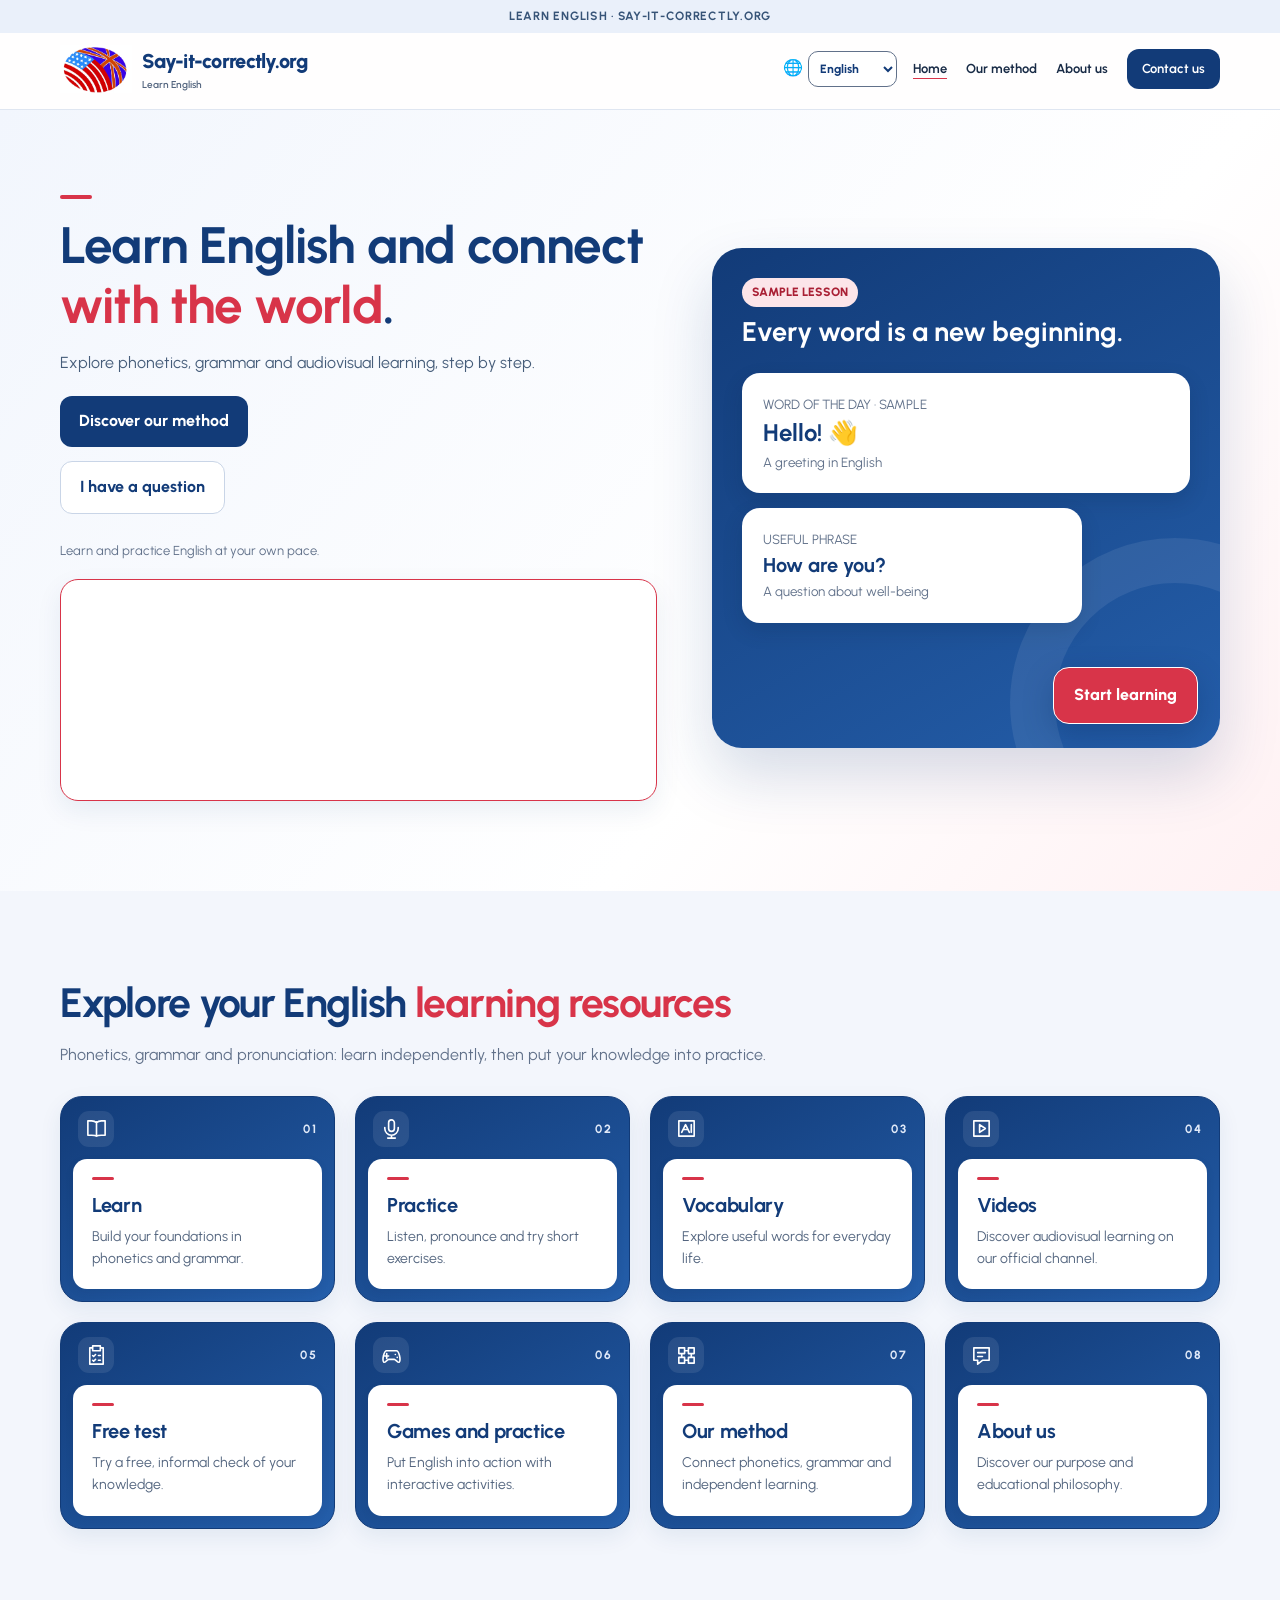
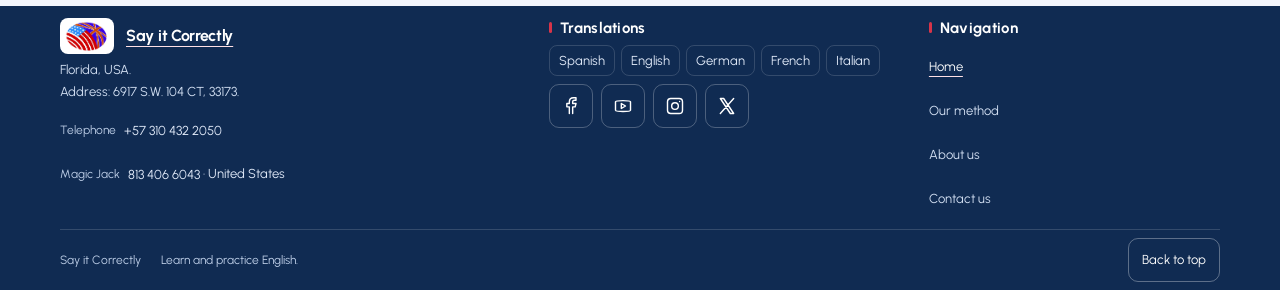
<file: index.html>
<!doctype html><html lang="es"><head><meta charset="utf-8"><meta name="viewport" content="width=device-width,initial-scale=1"><title>Say-it-correctly.org</title></head><body><p><a href="home/index.html">Say-it-correctly.org</a></p><script>const target=new URL("home/index.html",location.href);target.search=location.search;target.hash=location.hash;location.replace(target.href);</script></body></html>
</file>
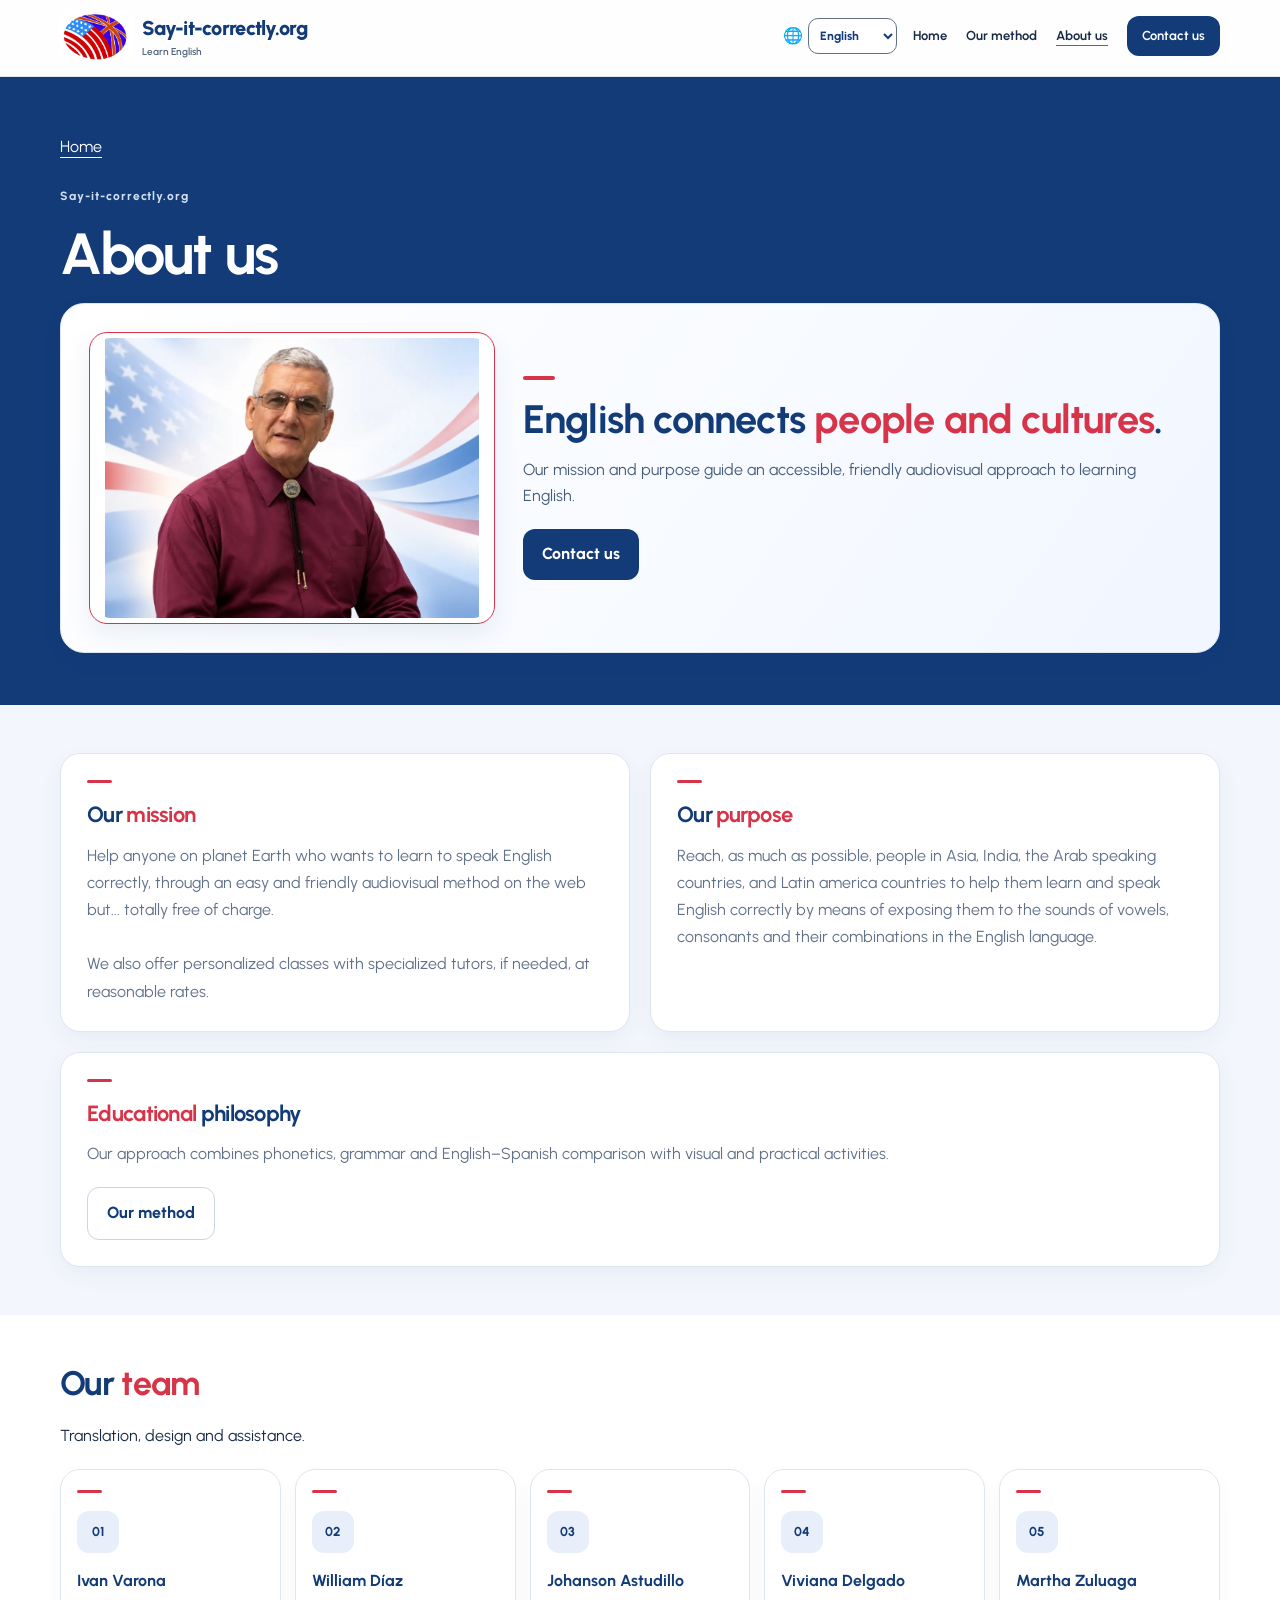
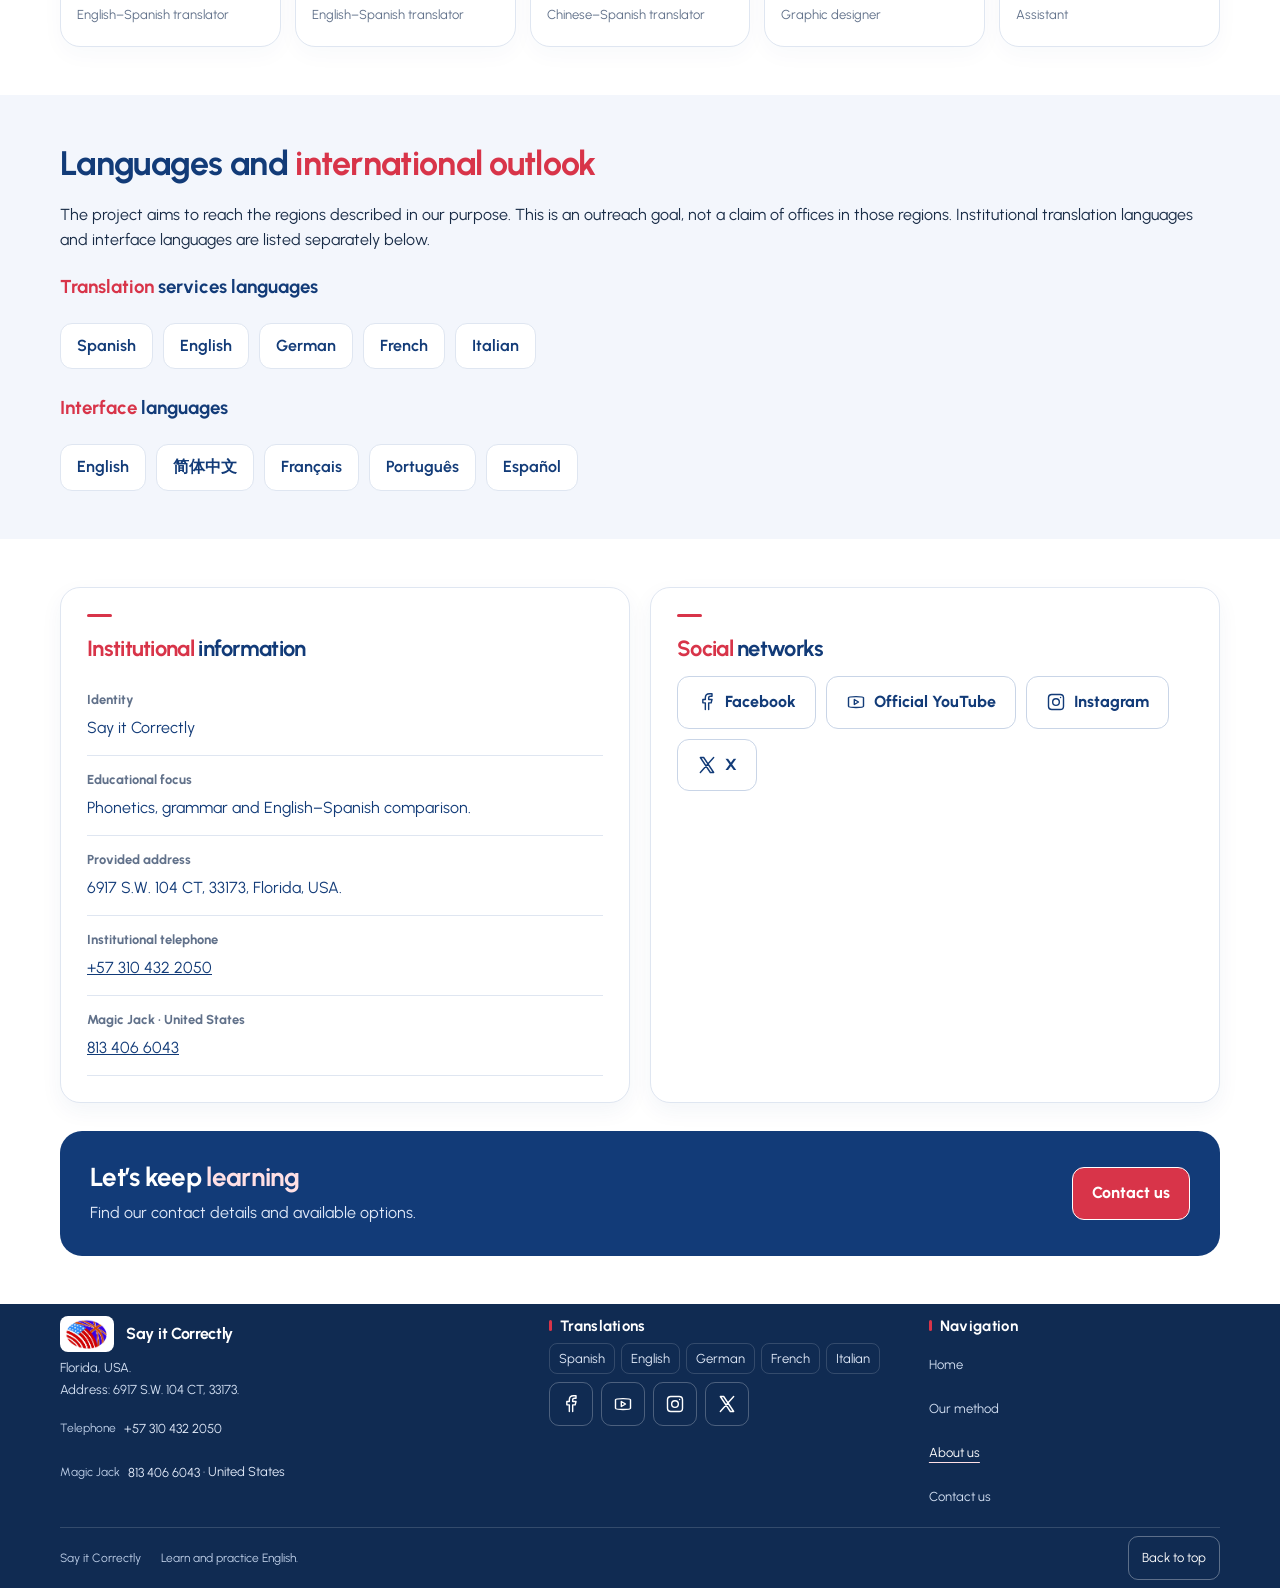
<file: about/index.html>
<!doctype html><html lang="en"><head><meta charset="utf-8"><meta name="viewport" content="width=device-width, initial-scale=1"><meta name="theme-color" content="#123b78"><title>Say-it-correctly.org</title><link rel="stylesheet" href="../home/css/site.css"><link rel="stylesheet" href="../shared/education.css"><link rel="stylesheet" href="../shared/official.css"><link rel="stylesheet" href="about.css"><link rel="stylesheet" href="../shared/institutional-banners.css"></head><body><header class="header"><nav class="wrap nav" aria-label="Navegación principal"><a class="brand" href="../home/index.html"><img class="official-logo" src="../shared/assets/logo-oficial-say-it-correctly.png" width="217" height="146" alt="Say-it-correctly.org" decoding="async"><span>Say-it-correctly.org<small>Aprende inglés</small></span></a><div class="locale-picker"><label for="home-language">🌐</label><select id="home-language" aria-label="Website language"><option value="en">English</option><option value="zh-CN">简体中文</option><option value="fr">Français</option><option value="pt">Português</option><option value="es">Español</option></select></div><button class="menu" id="menu" aria-expanded="false" aria-controls="links">☰ Menú</button><div class="links" id="links"><a href="../home/index.html">Inicio</a><a href="../method/index.html">Nuestro método</a><a href="../about/index.html">Nosotros</a><a class="btn navbtn" href="../contact/index.html#contact-form">Contáctanos</a></div></nav></header><main class="about-page"><section class="about-cover" data-institutional-banner="about"><div class="wrap"><a data-back-home href="../home/index.html">Inicio</a><span class="about-brandline">Say-it-correctly.org</span><h1 data-page-title>Nosotros</h1><div class="institutional-banner"><div class="institutional-banner-copy"><h2 data-banner-heading>El inglés conecta personas y culturas.</h2><p id="about-cover-description" data-banner-copy>Nuestra misión y propósito orientan un aprendizaje audiovisual del inglés accesible y amigable.</p><a class="btn primary" data-banner-cta href="../contact/index.html#contact-form">Contáctanos</a></div><div data-banner-media><picture style="display:contents"><source type="image/webp" style="display:none" srcset="../shared/assets/Sayitcorrectly.org-Nosotros-480.webp 480w, ../shared/assets/Sayitcorrectly.org-Nosotros-960.webp 960w, ../shared/assets/Sayitcorrectly.org-Nosotros-1440.webp 1440w" sizes="(max-width: 700px) calc(100vw - 100px), (max-width: 1000px) 36vw, 420px"><img class="institutional-banner-photo" src="../shared/assets/Sayitcorrectly.org-Nosotros.png" width="1448" height="1086" alt="Composición ilustrativa; no representa instalaciones ni equipo real." decoding="async" fetchpriority="high" style="aspect-ratio:1448/1086"></picture></div></div></div></section><section class="about-section soft" id="about-institution"><div class="wrap"><div class="about-pair"><article class="about-card"><h2 id="about-mission-title">Nuestra misión</h2><p id="about-mission">Ayudar a cualquier persona del planeta Tierra que quiera aprender a hablar inglés correctamente, mediante un método audiovisual fácil y amigable en la web, pero... totalmente gratuito.

También ofrecemos clases personalizadas con tutores especializados, si se necesitan, a precios razonables.</p></article><article class="about-card"><h2 id="about-purpose-title">Nuestro propósito</h2><p id="about-purpose">Llegar, en la medida de lo posible, a las personas de Asia, India, los países de habla árabe y los países de América Latina para ayudarlas a aprender y hablar inglés correctamente, exponiéndolas a los sonidos de las vocales, las consonantes y sus combinaciones en la lengua inglesa.</p></article></div><article class="about-card about-philosophy"><h2 id="about-philosophy-title">Filosofía educativa</h2><p id="about-philosophy">Nuestro enfoque combina fonética, gramática y comparación inglés-español con actividades visuales y prácticas.</p><a class="btn secondary" id="about-method-link" href="../method/index.html">Nuestro método</a></article></div></section><section class="about-section"><div class="wrap"><h2 id="about-team-title">Nuestro equipo</h2><p id="about-team-note">Traducción, diseño y asistencia.</p><ul class="about-team" aria-labelledby="about-team-title"><li class="about-card"><span class="about-person" aria-hidden="true">01</span><h3 class="about-person-name">Ivan Varona</h3><p class="about-person-role" id="about-role-ivan">Traductor inglés-español</p></li><li class="about-card"><span class="about-person" aria-hidden="true">02</span><h3 class="about-person-name">William Díaz</h3><p class="about-person-role" id="about-role-william">Traductor inglés-español</p></li><li class="about-card"><span class="about-person" aria-hidden="true">03</span><h3 class="about-person-name">Johanson Astudillo</h3><p class="about-person-role" id="about-role-johanson">Traductor chino-español</p></li><li class="about-card"><span class="about-person" aria-hidden="true">04</span><h3 class="about-person-name">Viviana Delgado</h3><p class="about-person-role" id="about-role-viviana">Diseñadora gráfica</p></li><li class="about-card"><span class="about-person" aria-hidden="true">05</span><h3 class="about-person-name">Martha Zuluaga</h3><p class="about-person-role" id="about-role-martha">Asistente</p></li></ul></div></section><section class="about-section soft"><div class="wrap"><h2 id="about-reach-title">Idiomas y vocación internacional</h2><p id="about-reach">El proyecto busca llegar a las regiones descritas en nuestro propósito. Es una intención de alcance, no una afirmación de sedes en esas regiones. Los idiomas de traducción institucional y los de interfaz se presentan por separado a continuación.</p><h3 id="about-translation-title">Idiomas de los servicios de traducción</h3><ul class="about-languages" aria-labelledby="about-translation-title"><li id="about-translation-es">Español</li><li id="about-translation-en">Inglés</li><li id="about-translation-de">Alemán</li><li id="about-translation-fr">Francés</li><li id="about-translation-it">Italiano</li></ul><h3 id="about-interface-title">Idiomas de interfaz</h3><ul class="about-languages" aria-labelledby="about-interface-title"><li lang="en">English</li><li lang="zh-CN">简体中文</li><li lang="fr">Français</li><li lang="pt">Português</li><li lang="es">Español</li></ul></div></section><section class="about-section"><div class="wrap"><div class="about-pair"><article class="about-card"><h2 id="about-information-title">Información institucional</h2><dl class="about-details"><div><dt id="about-brand-label">Identidad</dt><dd>Say it Correctly</dd></div><div><dt id="about-focus-label">Enfoque educativo</dt><dd id="about-focus">Fonética, gramática y comparación inglés-español.</dd></div><div><dt id="about-address-label">Dirección proporcionada</dt><dd>6917 S.W. 104 CT, 33173, Florida, USA.</dd></div><div><dt id="about-phone-label">Teléfono institucional</dt><dd><a href="tel:+573104322050">+57 310 432 2050</a></dd></div><div><dt id="about-magic-label">Magic Jack · Estados Unidos</dt><dd><a href="tel:+18134066043">813 406 6043</a></dd></div></dl></article><article class="about-card"><h2 id="about-social-title">Redes sociales</h2><div class="about-social-links"><a class="btn secondary" href="https://www.facebook.com/sayitcorrectly/" target="_blank" rel="noopener noreferrer"><svg width="20" height="20" viewBox="0 0 24 24" fill="none" stroke="currentColor" stroke-width="1.7" stroke-linecap="round" stroke-linejoin="round" aria-hidden="true" focusable="false"><path d="M14 21v-8h3l1-4h-4V7c0-1 1-2 2-2h2V2h-3c-3 0-5 2-5 5v2H7v4h3v8"></path></svg><span id="about-facebook">Facebook</span></a><a class="btn secondary" href="https://www.youtube.com/channel/UCiMPTJ-R4Ht3DwohQhuKg0g" target="_blank" rel="noopener noreferrer"><svg width="20" height="20" viewBox="0 0 24 24" fill="none" stroke="currentColor" stroke-width="1.7" stroke-linecap="round" stroke-linejoin="round" aria-hidden="true" focusable="false"><path d="M21 7v10c0 2-18 2-18 0V7c0-2 18-2 18 0ZM10 9l5 3-5 3Z"></path></svg><span id="about-youtube">YouTube oficial</span></a><a class="btn secondary" href="https://www.instagram.com/sayitcorrectly/" target="_blank" rel="noopener noreferrer"><svg width="20" height="20" viewBox="0 0 24 24" fill="none" stroke="currentColor" stroke-width="1.7" stroke-linecap="round" stroke-linejoin="round" aria-hidden="true" focusable="false"><path d="M7 3h10a4 4 0 0 1 4 4v10a4 4 0 0 1-4 4H7a4 4 0 0 1-4-4V7a4 4 0 0 1 4-4ZM16 12a4 4 0 1 1-8 0 4 4 0 0 1 8 0ZM17.5 6.5h.01"></path></svg><span id="about-instagram">Instagram</span></a><a class="btn secondary" href="https://twitter.com/SayItCorrectly1" target="_blank" rel="noopener noreferrer"><svg width="20" height="20" viewBox="0 0 24 24" fill="none" stroke="currentColor" stroke-width="1.7" stroke-linecap="round" stroke-linejoin="round" aria-hidden="true" focusable="false"><path d="M4 3h4l12 18h-4ZM20 3 4 21"></path></svg><span id="about-x">X</span></a></div></article></div><div class="about-close"><div><h2 id="about-close-title">Sigamos aprendiendo</h2><p id="about-close-description">Consulta nuestros datos de contacto y las opciones disponibles.</p></div><a class="btn primary" id="about-contact-link" href="../contact/index.html#contact-form">Contáctanos</a></div></div></section></main><footer class="footer"><div class="wrap"><div><strong>Say-it-correctly.org</strong><div class="tiny" style="color:#d2dff2">Aprende y practica inglés.</div></div><div><a href="../home/index.html">Volver al inicio</a> · <a href="https://www.youtube.com/channel/UCiMPTJ-R4Ht3DwohQhuKg0g" target="_blank" rel="noopener noreferrer">YouTube oficial</a></div></div></footer><script src="../shared/js/i18n.js"></script><script src="../home/js/home-texts.js"></script><script src="../shared/official-content.js"></script><script src="../shared/js/routes.js"></script><script src="../home/js/main.js"></script><script src="../shared/platform.js"></script><script src="../shared/js/page-shell.js"></script><script src="../shared/institutional-banners.js"></script></body></html>
</file>
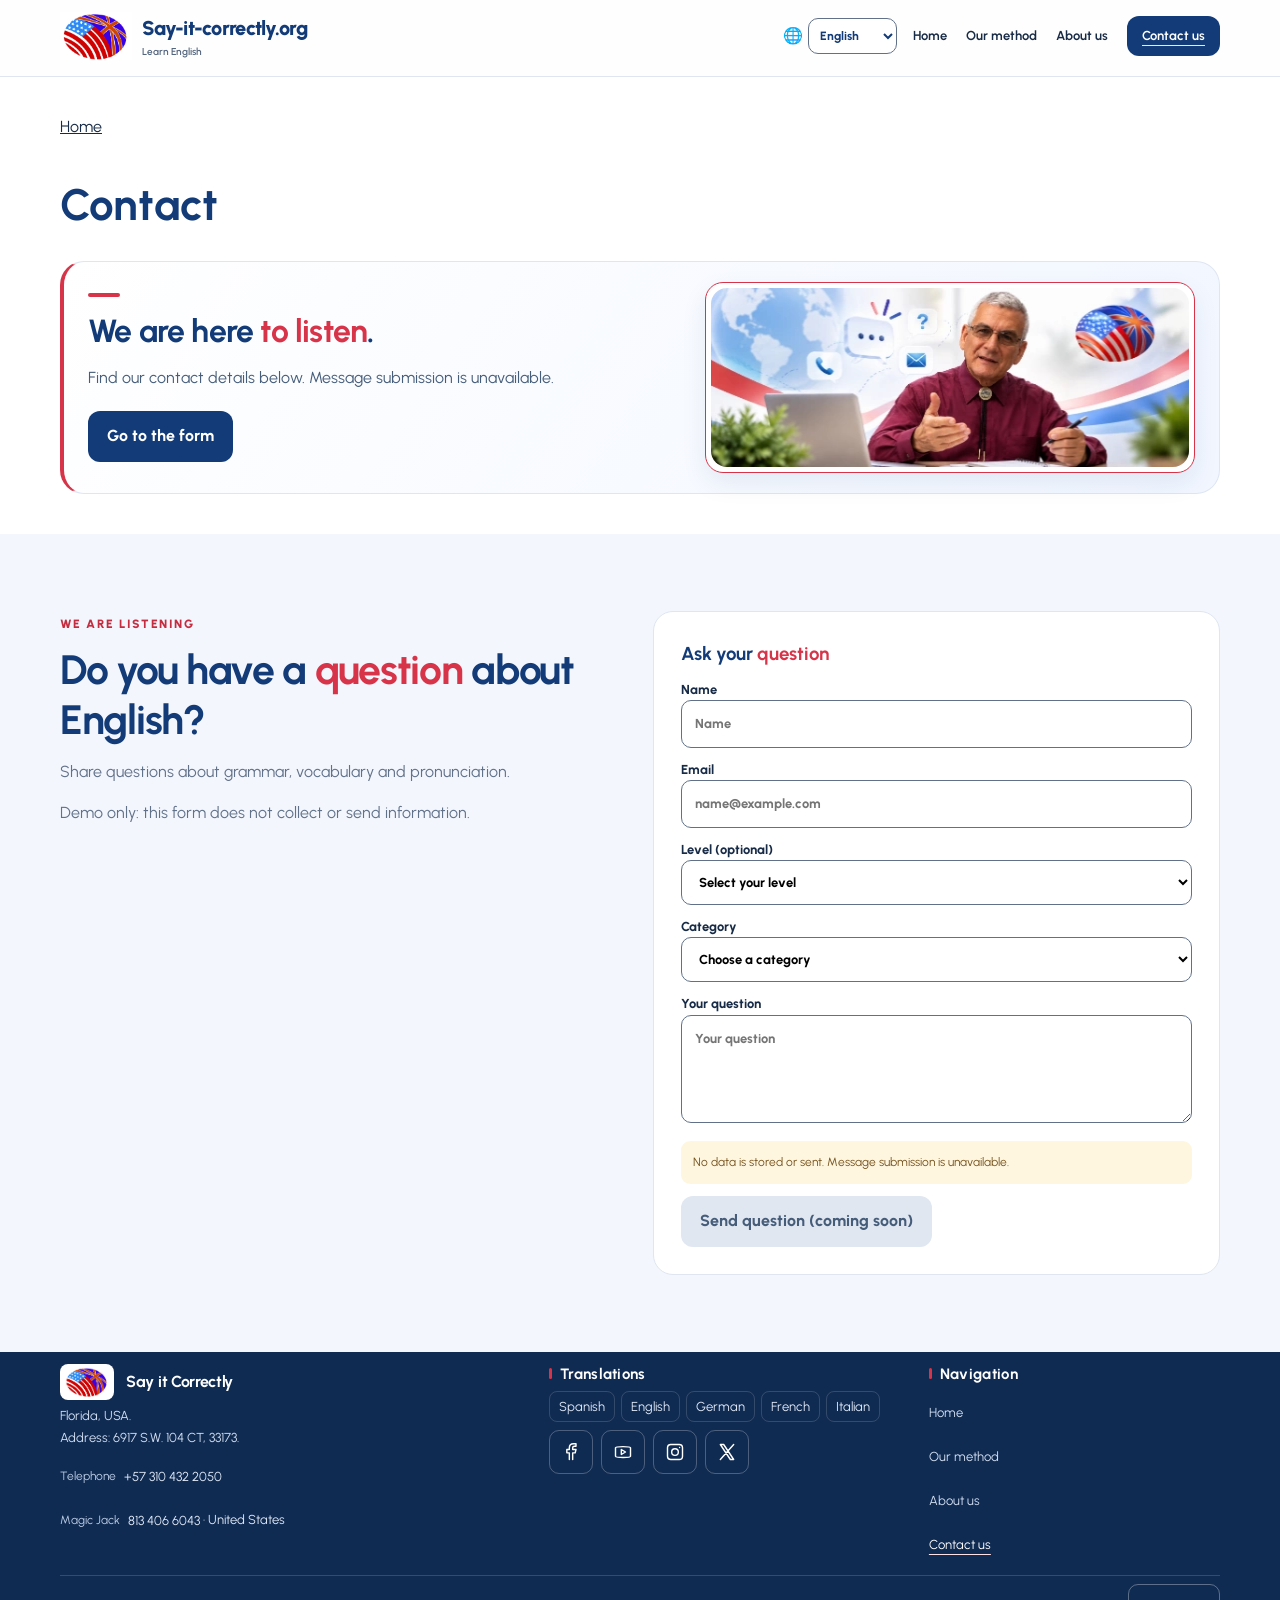
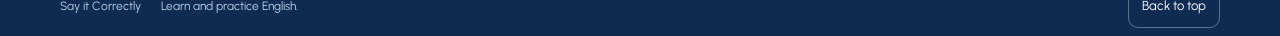
<file: contact/index.html>
<!doctype html><html lang="en"><head><meta charset="utf-8"><meta name="viewport" content="width=device-width, initial-scale=1"><meta name="theme-color" content="#123b78"><title>Say-it-correctly.org</title><link rel="stylesheet" href="../home/css/site.css"><link rel="stylesheet" href="../shared/education.css"><link rel="stylesheet" href="../shared/official.css"><link rel="stylesheet" href="../shared/institutional-banners.css"></head><body><header class="header"><nav class="wrap nav" aria-label="Navegación principal"><a class="brand" href="../home/index.html"><img class="official-logo" src="../shared/assets/logo-oficial-say-it-correctly.png" width="217" height="146" alt="Say-it-correctly.org" decoding="async"><span>Say-it-correctly.org<small>Aprende inglés</small></span></a><div class="locale-picker"><label for="home-language">🌐</label><select id="home-language" aria-label="Website language"><option value="en">English</option><option value="zh-CN">简体中文</option><option value="fr">Français</option><option value="pt">Português</option><option value="es">Español</option></select></div><button class="menu" id="menu" aria-expanded="false" aria-controls="links">☰ Menú</button><div class="links" id="links"><a href="../home/index.html">Inicio</a><a href="../method/index.html">Nuestro método</a><a href="../about/index.html">Nosotros</a><a class="btn navbtn" href="../contact/index.html#contact-form">Contáctanos</a></div></nav></header><main><div class="wrap page-heading" data-institutional-banner="contact"><a data-back-home href="../home/index.html">Home</a><h1 data-page-title>contact</h1><div class="institutional-banner"><div class="institutional-banner-copy"><h2 data-banner-heading>Estamos para escucharte.</h2><p data-banner-copy>Consulta abajo nuestros datos de contacto. El envío de mensajes no está disponible.</p><a class="btn primary" data-banner-cta href="#contact-form">Ir al formulario</a></div><div data-banner-media><picture style="display:contents"><source type="image/webp" style="display:none" srcset="../shared/assets/Sayitcorrectly.org-Contactamos-480.webp 480w, ../shared/assets/Sayitcorrectly.org-Contactamos-960.webp 960w, ../shared/assets/Sayitcorrectly.org-Contactamos-1440.webp 1440w" sizes="(max-width: 700px) calc(100vw - 100px), (max-width: 1000px) 40vw, 460px"><img class="institutional-banner-photo" src="../shared/assets/Sayitcorrectly.org-Contactamos.png" width="2054" height="766" alt="Composición ilustrativa; no representa instalaciones ni equipo real." decoding="async" fetchpriority="high" style="aspect-ratio:2054/766"></picture></div></div></div><section class="section soft" id="preguntas"><div class="wrap demo"><div><span class="kicker">Estamos para escucharte</span><h2>¿Tienes alguna pregunta sobre inglés?</h2><p>Esta sección será un espacio para compartir dudas sobre gramática, vocabulario, pronunciación y otros temas.</p><p><strong>Nota:</strong> el formulario es únicamente una vista previa. No recoge ni envía información hasta aprobar una solución segura para recibir consultas.</p></div><div class="panel" id="contact-form" tabindex="-1"><h3>Envíanos tu duda</h3><form class="form" id="question-form"><label>Nombre<input placeholder="Tu nombre" autocomplete="name" required></label><label>Correo electrónico<input type="email" placeholder="nombre@ejemplo.com" autocomplete="email" required></label><label>Nivel (opcional)<select><option value="">Selecciona tu nivel</option><option>A1</option><option>A2</option><option>B1</option><option>B2</option><option>C1</option><option>C2</option><option>No lo sé</option></select></label><label>Categoría<select required><option value="">Selecciona una categoría</option><option>Gramática</option><option>Pronunciación</option><option>Vocabulario</option><option>Otro</option></select></label><label>Tu pregunta<textarea rows="4" placeholder="Escribe aquí tu pregunta..." required></textarea></label><div class="note" role="note">Demostración visual: no se almacenan ni se envían datos. El botón de envío permanece desactivado.</div><button class="btn primary" disabled type="button" title="Disponible en una fase posterior">Enviar pregunta (próximamente)</button></form></div></div></section></main><footer class="footer"><div class="wrap"><div><strong>Say-it-correctly.org</strong><div class="tiny" style="color:#d2dff2">Aprende y practica inglés.</div></div><div><a href="../home/index.html">Volver al inicio</a> · <a href="https://www.youtube.com/channel/UCiMPTJ-R4Ht3DwohQhuKg0g" target="_blank" rel="noopener noreferrer">YouTube oficial</a></div></div></footer><script src="../shared/js/i18n.js"></script><script src="../home/js/home-texts.js"></script><script src="../shared/official-content.js"></script><script src="../shared/js/routes.js"></script><script src="../home/js/main.js"></script><script src="../shared/platform.js"></script><script src="../shared/js/page-shell.js"></script><script src="../shared/institutional-banners.js"></script></body></html>
</file>
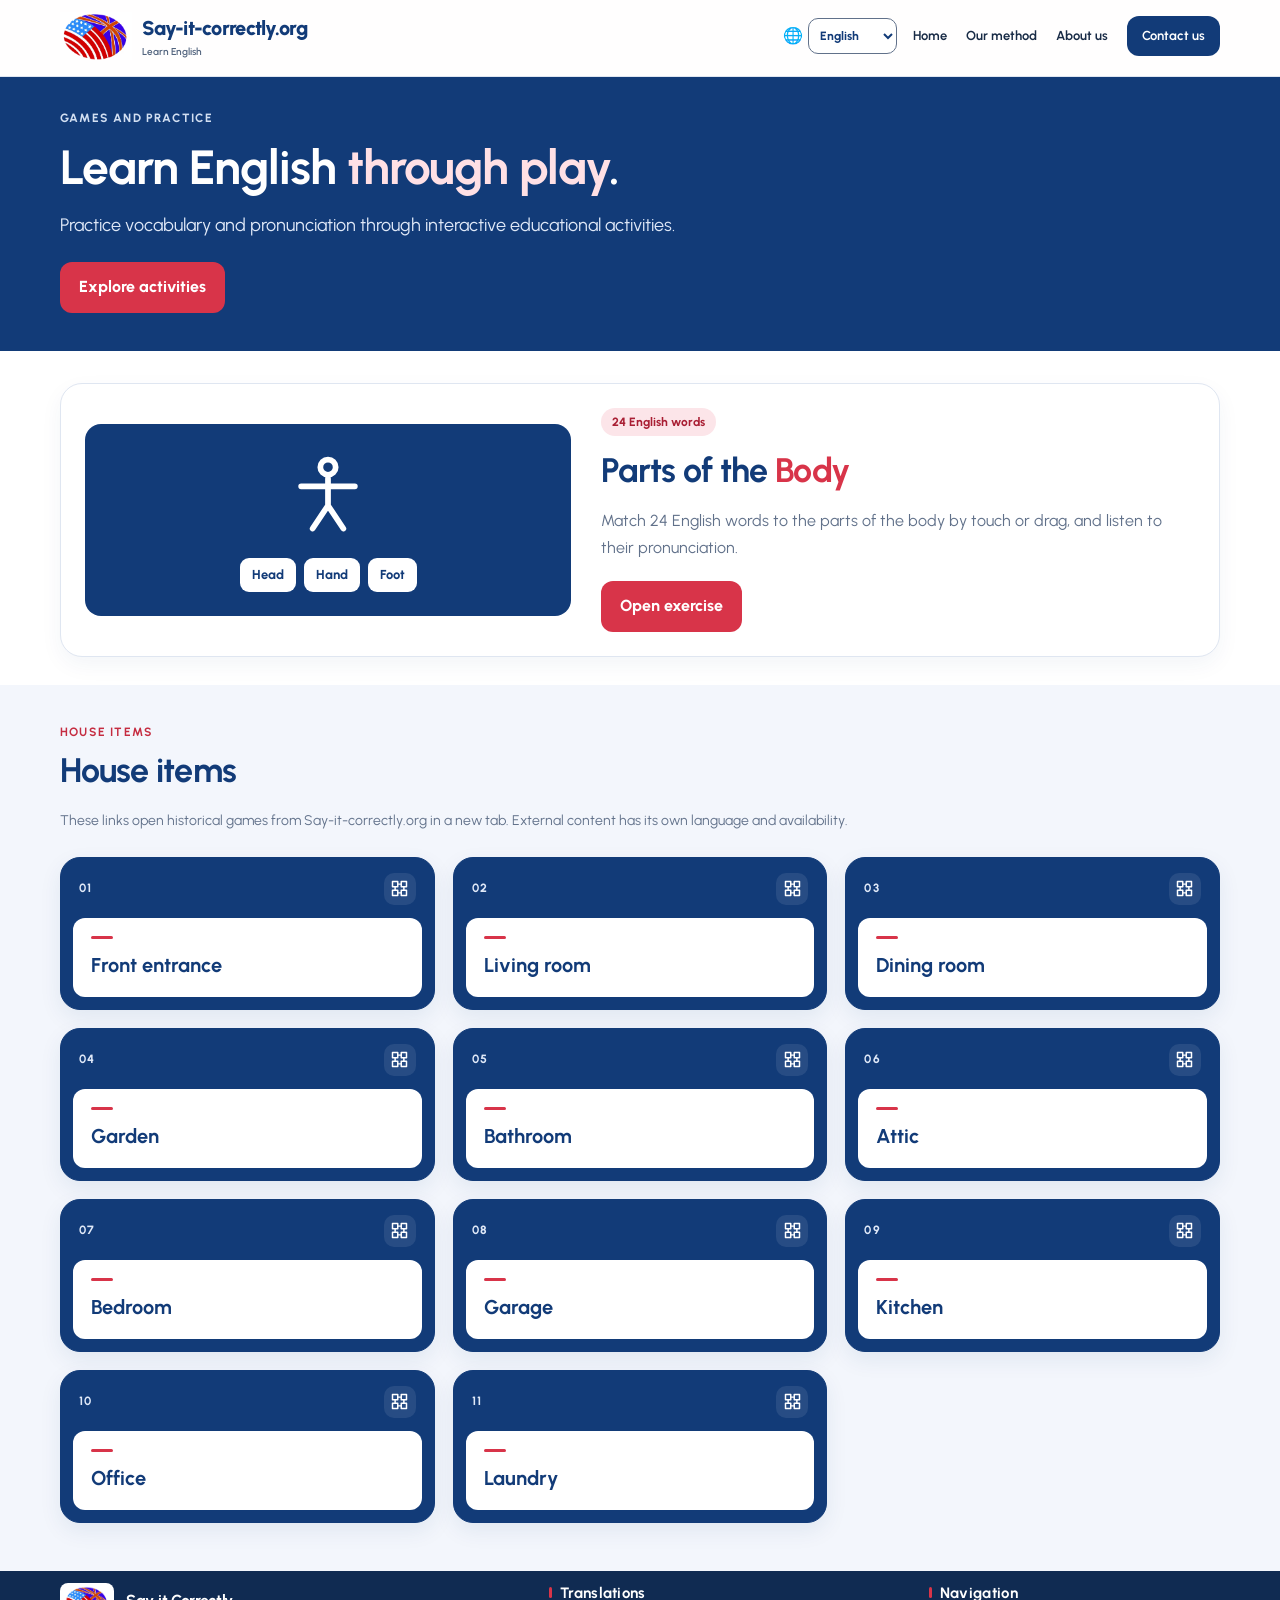
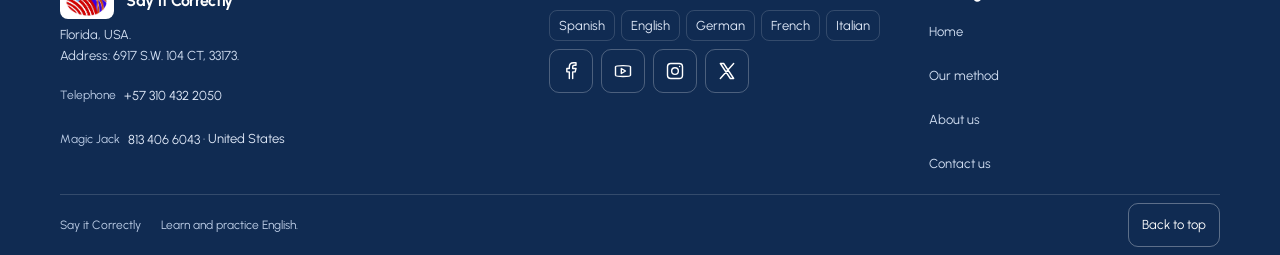
<file: games/index.html>
<!doctype html><html lang="en"><head><meta charset="utf-8"><meta name="viewport" content="width=device-width, initial-scale=1"><meta name="theme-color" content="#123b78"><title>Say-it-correctly.org</title><link rel="stylesheet" href="../home/css/site.css"><link rel="stylesheet" href="../shared/education.css"><link rel="stylesheet" href="../shared/official.css"><link rel="stylesheet" href="games.css"><link rel="stylesheet" href="games-top.css"></head><body><header class="header"><nav class="wrap nav" aria-label="Navegación principal"><a class="brand" href="../home/index.html"><img class="official-logo" src="../shared/assets/logo-oficial-say-it-correctly.png" width="217" height="146" alt="Say-it-correctly.org" decoding="async"><span>Say-it-correctly.org<small>Aprende inglés</small></span></a><div class="locale-picker"><label for="home-language">🌐</label><select id="home-language" aria-label="Website language"><option value="en">English</option><option value="zh-CN">简体中文</option><option value="fr">Français</option><option value="pt">Português</option><option value="es">Español</option></select></div><button class="menu" id="menu" aria-expanded="false" aria-controls="links">☰ Menú</button><div class="links" id="links"><a href="../home/index.html">Inicio</a><a href="../method/index.html">Nuestro método</a><a href="../about/index.html">Nosotros</a><a class="btn navbtn" href="../contact/index.html#contact-form">Contáctanos</a></div></nav></header><main class="games-page"><section class="games-hero"><div class="wrap"><span class="games-hero-label" id="games-hero-label">JUEGOS Y PRÁCTICA</span><h1 id="games-hero-title">Aprende inglés jugando.</h1><p id="games-hero-description">Practica vocabulario y pronunciación mediante actividades educativas interactivas.</p><a class="btn primary" id="games-explore" href="#house-catalog">Explorar actividades</a></div></section><section class="games-featured" id="games-hub" aria-labelledby="games-body-title"><div class="wrap"><h2 id="games-body-title" lang="en">Parts of the Body</h2><p>Relaciona 24 palabras en inglés con las partes del cuerpo tocando o arrastrando y escucha su pronunciación.</p><a class="btn primary" href="../practice/parts-of-body/index.html">Abrir ejercicio</a></div></section><section class="house-section soft" id="house-catalog" aria-labelledby="house-heading"><div class="wrap"><h2 class="house-heading" id="house-heading"><span lang="en">HOUSE ITEMS</span><span>Artículos de la casa</span></h2></div></section></main><footer class="footer"><div class="wrap"><div><strong>Say-it-correctly.org</strong><div class="tiny" style="color:#d2dff2">Aprende y practica inglés.</div></div><div><a href="../home/index.html">Volver al inicio</a> · <a href="https://www.youtube.com/channel/UCiMPTJ-R4Ht3DwohQhuKg0g" target="_blank" rel="noopener noreferrer">YouTube oficial</a></div></div></footer><script src="../shared/js/i18n.js"></script><script src="../home/js/home-texts.js"></script><script src="../shared/official-content.js"></script><script src="../shared/js/routes.js"></script><script src="../home/js/main.js"></script><script src="../shared/platform.js"></script><script src="../shared/js/page-shell.js"></script><script src="games.js"></script><script src="games-top.js"></script></body></html>
</file>
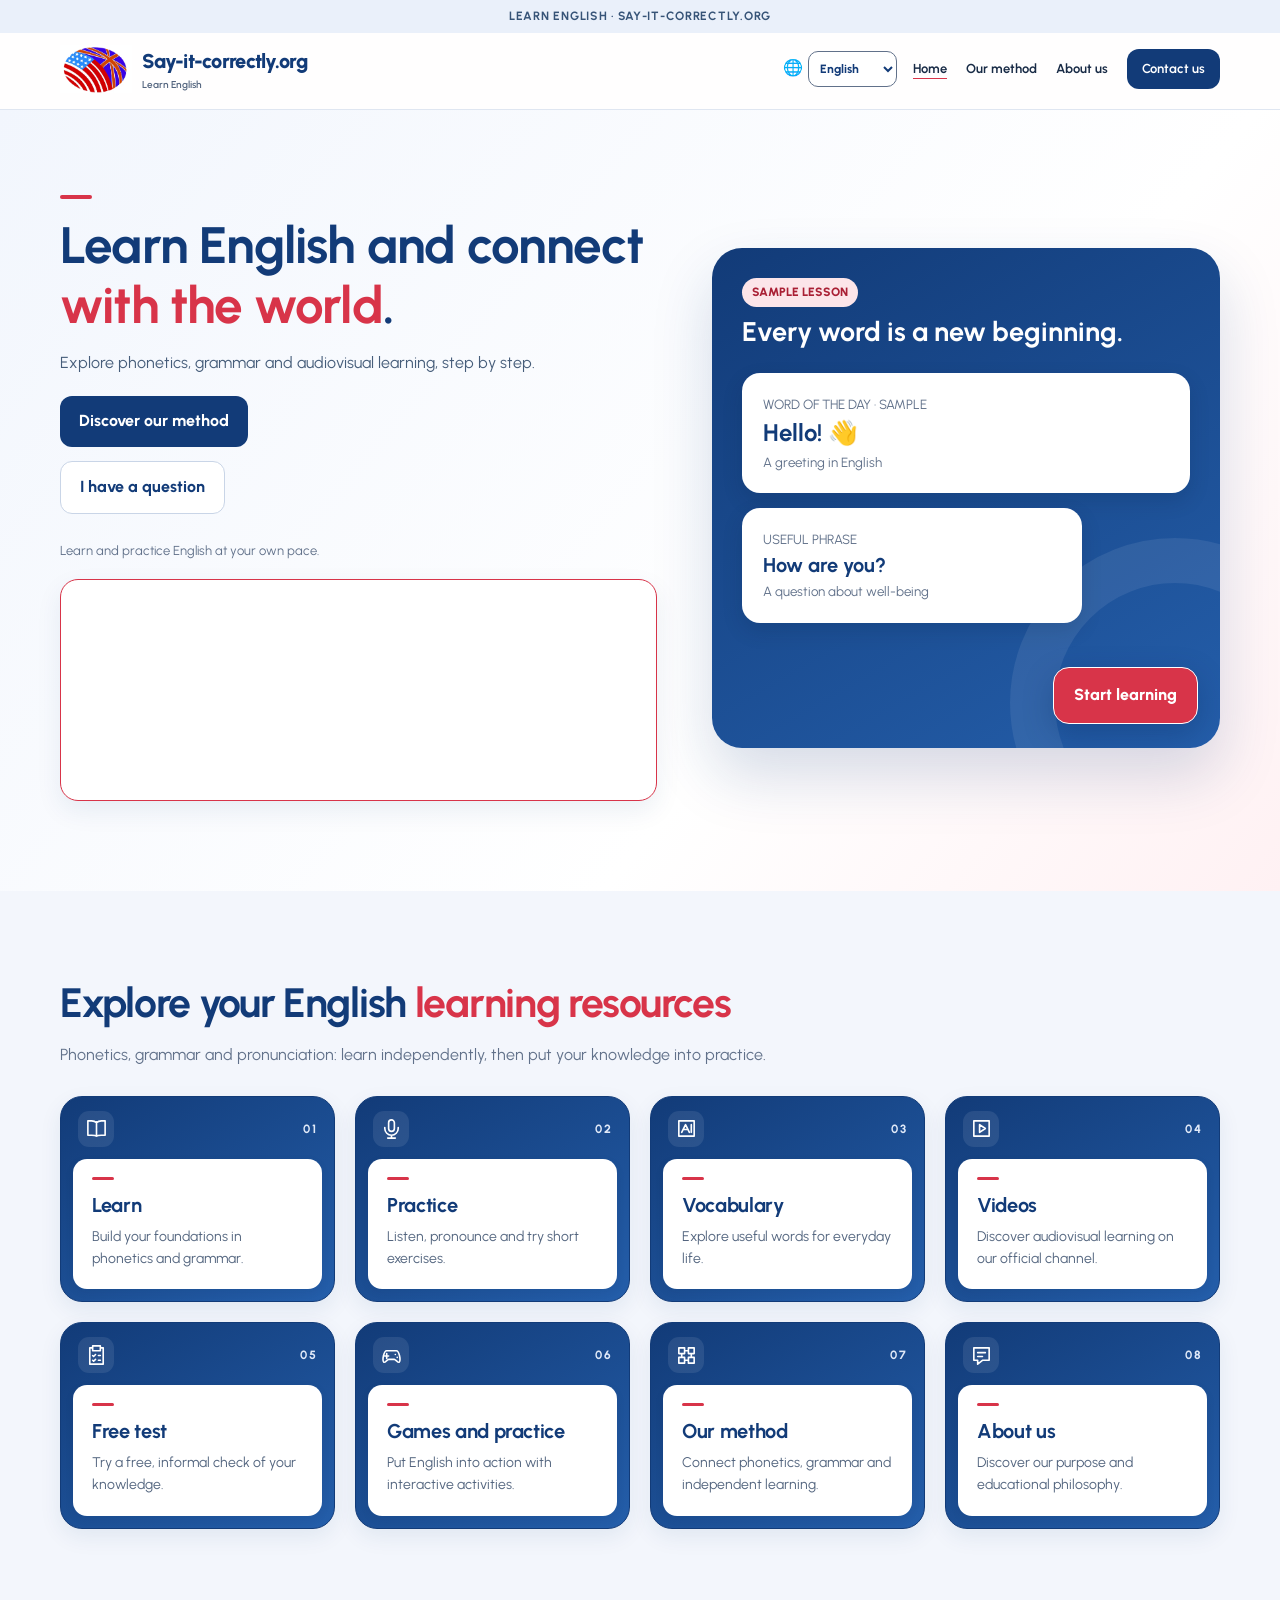
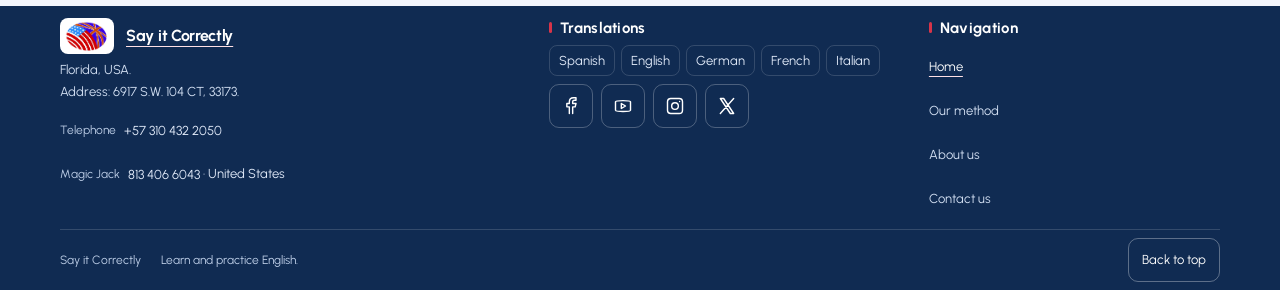
<file: home/index.html>
<!doctype html><html lang="es"><head><meta charset="utf-8"><meta name="viewport" content="width=device-width, initial-scale=1"><meta name="theme-color" content="#123b78"><title>Say-it-correctly.org</title><link rel="stylesheet" href="css/site.css"><link rel="stylesheet" href="css/resources.css"><link rel="stylesheet" href="../shared/education.css"><link rel="stylesheet" href="../shared/official.css"><link rel="stylesheet" href="../shared/institutional-banners.css"></head><body><div class="top">APRENDE INGLÉS · SAY-IT-CORRECTLY.ORG</div><header class="header"><nav class="wrap nav" aria-label="Navegación principal"><a class="brand" href="#inicio"><img class="official-logo" src="../shared/assets/logo-oficial-say-it-correctly.png" width="217" height="146" alt="Say-it-correctly.org" decoding="async"><span>Say-it-correctly.org<small>Aprende inglés</small></span></a><div class="locale-picker"><label for="home-language">🌐</label><select id="home-language" aria-label="Website language"><option value="en">English</option><option value="zh-CN">简体中文</option><option value="fr">Français</option><option value="pt">Português</option><option value="es">Español</option></select></div><button class="menu" id="menu" aria-expanded="false" aria-controls="links">☰ Menú</button><div class="links" id="links"><a href="../home/index.html">Inicio</a><a href="../method/index.html">Nuestro método</a><a href="../about/index.html">Nosotros</a><a class="btn navbtn" href="../contact/index.html#contact-form">Contáctanos</a></div></nav></header><main><section class="hero" id="inicio" data-institutional-banner="home"><div class="wrap hero-grid"><div class="institutional-banner"><div class="institutional-banner-copy"><h1 data-banner-heading>Aprende inglés y conecta con el mundo.</h1><p data-banner-copy>Explora la fonética, la gramática y el aprendizaje audiovisual, paso a paso.</p><a class="btn primary" data-banner-cta href="../method/index.html">Conocer nuestro método</a><div class="actions"><a class="btn secondary" href="../contact/index.html">Tengo una pregunta</a></div><div class="tiny" id="hero-notice">Aprende y practica inglés a tu ritmo.</div></div><div data-banner-media><picture style="display:contents"><source type="image/webp" style="display:none" srcset="../shared/assets/Sayitcorrectly.org-Inicio-480.webp 480w, ../shared/assets/Sayitcorrectly.org-Inicio-960.webp 960w, ../shared/assets/Sayitcorrectly.org-Inicio-1440.webp 1440w" sizes="(max-width: 900px) calc(100vw - 64px), 520px"><img class="institutional-banner-photo" src="../shared/assets/Sayitcorrectly.org-Inicio.png" width="2048" height="768" alt="Composición ilustrativa; no representa instalaciones ni equipo real." decoding="async" fetchpriority="high" style="aspect-ratio:2048/768"></picture></div></div><div class="illustration" aria-label="Ilustración conceptual de una lección de inglés"><span class="pill">LECCIÓN DE EJEMPLO</span><h2>Every word is a new beginning.</h2><div class="word"><small>PALABRA DEL DÍA · EJEMPLO</small><b>Hello! 👋</b><small>Hola · Saludo en inglés</small></div><div class="word" style="max-width:76%"><small>FRASE ÚTIL</small><b style="font-size:20px">How are you?</b><small>¿Cómo estás?</small></div><a class="float" href="../games/index.html">Comenzar a aprender</a></div></div></section><section class="section soft" id="resource-hub"></section></main><footer class="footer"><div class="wrap"><div><strong>Say-it-correctly.org</strong><div class="tiny" style="color:#d2dff2">Aprende y practica inglés.</div></div><div><a href="../home/index.html">Volver al inicio</a> · <a href="https://www.youtube.com/channel/UCiMPTJ-R4Ht3DwohQhuKg0g" target="_blank" rel="noopener noreferrer">YouTube oficial</a></div></div></footer><script src="../shared/js/i18n.js"></script><script src="../home/js/home-texts.js"></script><script src="../shared/official-content.js"></script><script src="../shared/js/routes.js"></script><script src="../home/js/main.js"></script><script src="../shared/platform.js"></script><script src="../shared/js/page-shell.js"></script><script src="../shared/institutional-banners.js"></script></body></html>
</file>
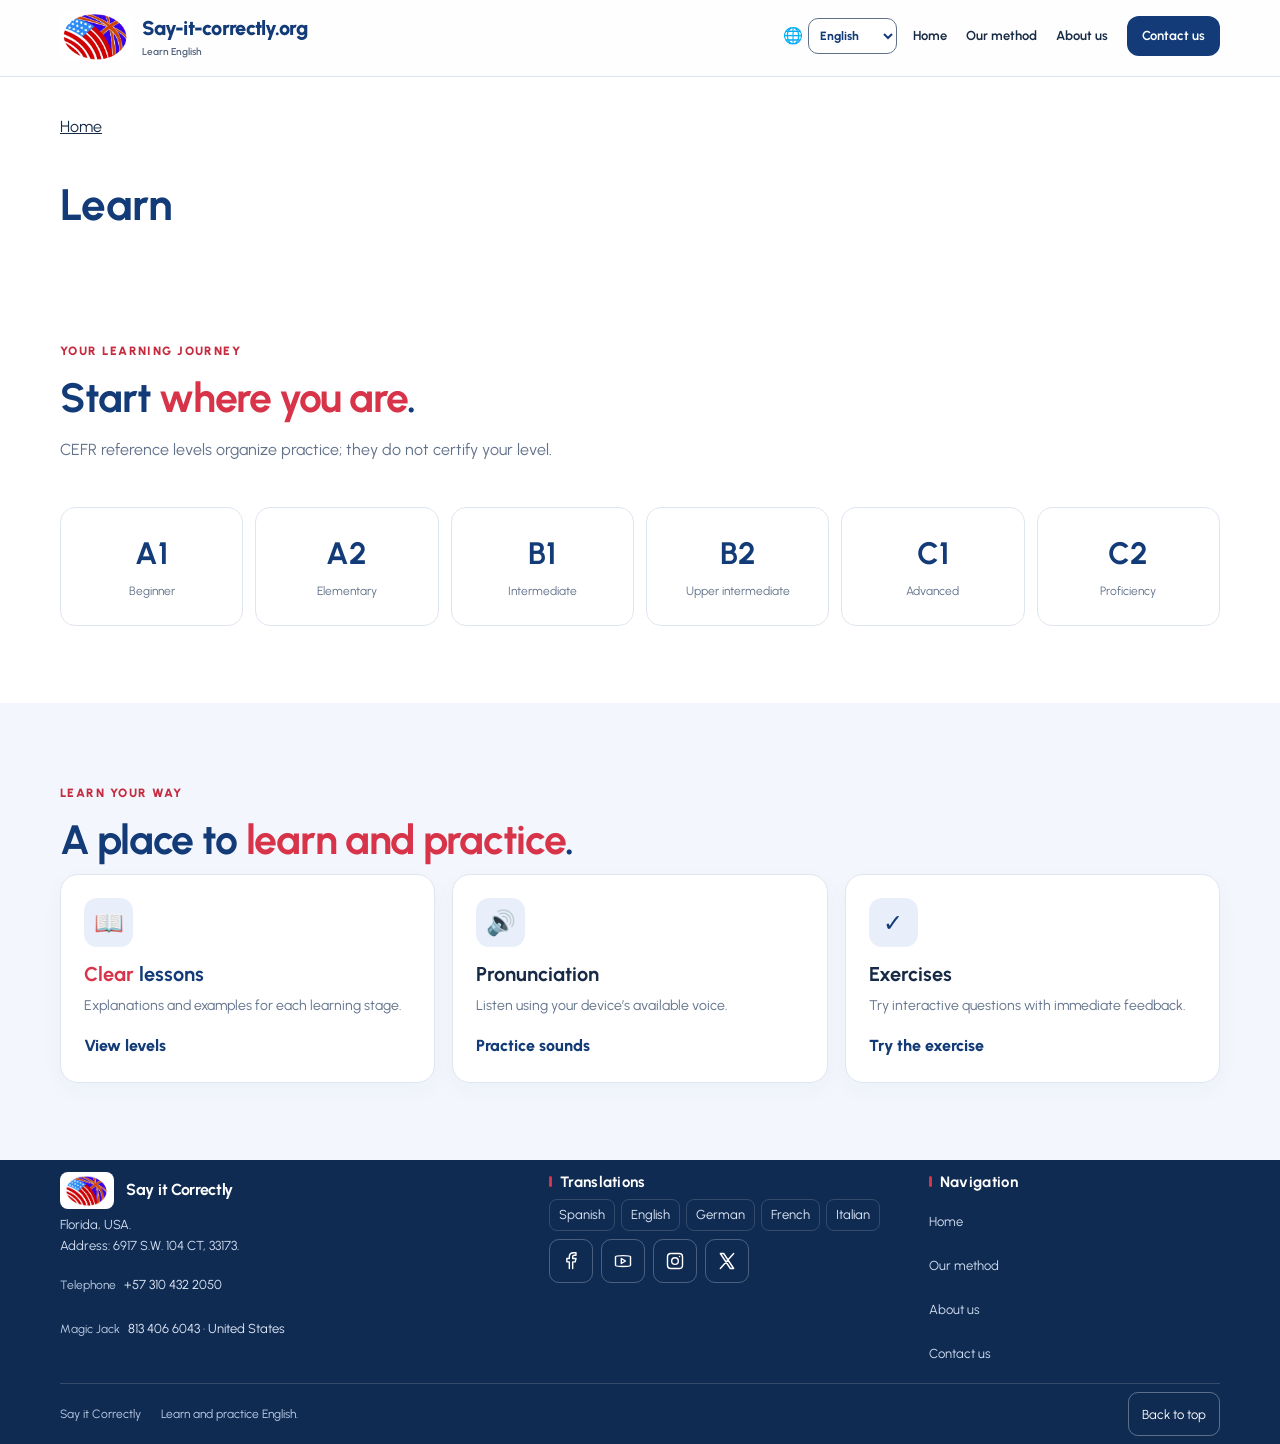
<file: learn/index.html>
<!doctype html><html lang="en"><head><meta charset="utf-8"><meta name="viewport" content="width=device-width, initial-scale=1"><meta name="theme-color" content="#123b78"><title>Say-it-correctly.org</title><link rel="stylesheet" href="../home/css/site.css"><link rel="stylesheet" href="../shared/education.css"><link rel="stylesheet" href="../shared/official.css"></head><body><header class="header"><nav class="wrap nav" aria-label="Navegación principal"><a class="brand" href="../home/index.html"><img class="official-logo" src="../shared/assets/logo-oficial-say-it-correctly.png" width="217" height="146" alt="Say-it-correctly.org" decoding="async"><span>Say-it-correctly.org<small>Aprende inglés</small></span></a><div class="locale-picker"><label for="home-language">🌐</label><select id="home-language" aria-label="Website language"><option value="en">English</option><option value="zh-CN">简体中文</option><option value="fr">Français</option><option value="pt">Português</option><option value="es">Español</option></select></div><button class="menu" id="menu" aria-expanded="false" aria-controls="links">☰ Menú</button><div class="links" id="links"><a href="../home/index.html">Inicio</a><a href="../method/index.html">Nuestro método</a><a href="../about/index.html">Nosotros</a><a class="btn navbtn" href="../contact/index.html#contact-form">Contáctanos</a></div></nav></header><main><div class="wrap page-heading"><a data-back-home href="../home/index.html">Home</a><h1 data-page-title>learn</h1></div><section class="section" id="aprender"><div class="wrap"><span class="kicker">Tu camino de aprendizaje</span><div class="section-head"><div><h2>Empieza donde estés.</h2><p>Propuesta de organización por niveles CEFR, pendiente de validación.</p></div></div><div class="levels"><a class="level" href="../practice/index.html"><strong>A1</strong><span>Principiante</span></a><a class="level" href="../practice/index.html"><strong>A2</strong><span>Básico</span></a><a class="level" href="../practice/index.html"><strong>B1</strong><span>Intermedio</span></a><a class="level" href="../practice/index.html"><strong>B2</strong><span>Intermedio alto</span></a><a class="level" href="../practice/index.html"><strong>C1</strong><span>Avanzado</span></a><a class="level" href="../practice/index.html"><strong>C2</strong><span>Dominio</span></a></div></div></section><section class="section soft learning-features"><div class="wrap"><span class="kicker">Aprende a tu manera</span><h2>Un lugar para aprender y practicar.</h2><div class="grid"><article class="card"><span class="icon">📖</span><h3>Lecciones claras</h3><p>Explicaciones y ejemplos organizados para cada etapa de aprendizaje.</p><a href="../learn/index.html">Ver niveles</a></article><article class="card"><span class="icon">🔊</span><h3>Pronunciación</h3><p>Escucha palabras de ejemplo con la voz disponible en tu dispositivo.</p><a href="../practice/index.html">Practicar sonidos</a></article><article class="card"><span class="icon">✓</span><h3>Ejercicios</h3><p>Explora cómo podrían funcionar las preguntas con retroalimentación inmediata.</p><a href="../practice/index.html">Probar ejercicio</a></article></div></div></section></main><footer class="footer"><div class="wrap"><div><strong>Say-it-correctly.org</strong><div class="tiny" style="color:#d2dff2">Aprende y practica inglés.</div></div><div><a href="../home/index.html">Volver al inicio</a> · <a href="https://www.youtube.com/channel/UCiMPTJ-R4Ht3DwohQhuKg0g" target="_blank" rel="noopener noreferrer">YouTube oficial</a></div></div></footer><script src="../shared/js/i18n.js"></script><script src="../home/js/home-texts.js"></script><script src="../shared/official-content.js"></script><script src="../shared/js/routes.js"></script><script src="../home/js/main.js"></script><script src="../shared/platform.js"></script><script src="../shared/js/page-shell.js"></script></body></html>
</file>
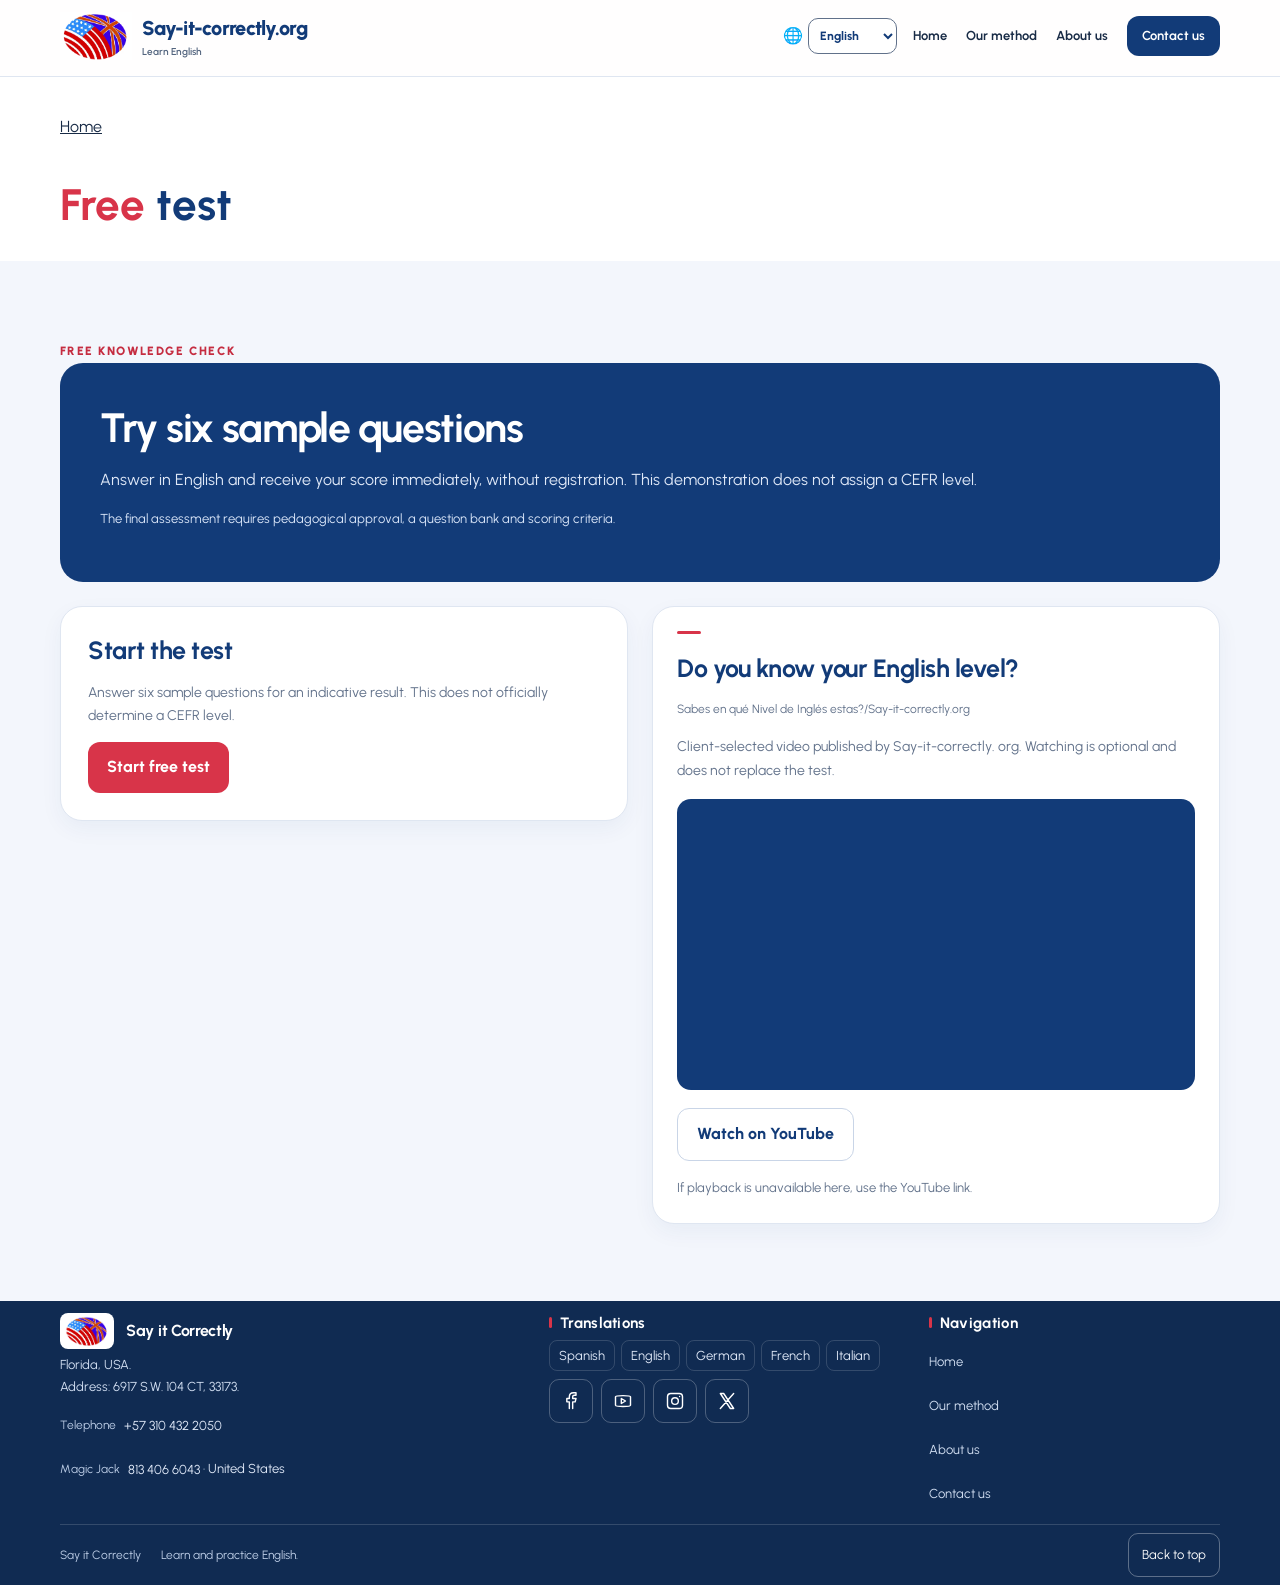
<file: level-test/index.html>
<!doctype html><html lang="en"><head><meta charset="utf-8"><meta name="viewport" content="width=device-width, initial-scale=1"><meta name="theme-color" content="#123b78"><title>Say-it-correctly.org</title><link rel="stylesheet" href="../home/css/site.css"><link rel="stylesheet" href="../shared/education.css"><link rel="stylesheet" href="../shared/official.css"><link rel="stylesheet" href="test-video.css"></head><body><header class="header"><nav class="wrap nav" aria-label="Navegación principal"><a class="brand" href="../home/index.html"><img class="official-logo" src="../shared/assets/logo-oficial-say-it-correctly.png" width="217" height="146" alt="Say-it-correctly.org" decoding="async"><span>Say-it-correctly.org<small>Aprende inglés</small></span></a><div class="locale-picker"><label for="home-language">🌐</label><select id="home-language" aria-label="Website language"><option value="en">English</option><option value="zh-CN">简体中文</option><option value="fr">Français</option><option value="pt">Português</option><option value="es">Español</option></select></div><button class="menu" id="menu" aria-expanded="false" aria-controls="links">☰ Menú</button><div class="links" id="links"><a href="../home/index.html">Inicio</a><a href="../method/index.html">Nuestro método</a><a href="../about/index.html">Nosotros</a><a class="btn navbtn" href="../contact/index.html#contact-form">Contáctanos</a></div></nav></header><main class="assessment-page"><div class="wrap page-heading"><a data-back-home href="../home/index.html">Home</a><h1 data-page-title>Test gratuito</h1></div><section class="section soft" id="diagnostico"><div class="wrap"><span class="kicker" id="assessment-kicker">TEST GRATUITO DE CONOCIMIENTOS</span><div class="banner"><div><h2 id="assessment-title">Prueba seis preguntas de muestra</h2><p id="assessment-intro">Responde en inglés y recibe tu puntuación al instante, sin registro. Esta demostración no asigna un nivel CEFR.</p><p class="tiny" id="assessment-note">El test definitivo requiere aprobación pedagógica, banco de preguntas y criterios de puntuación.</p></div><a class="btn secondary" href="../contact/index.html" id="assessment-link" hidden>Solicitar información (opcional)</a></div><div class="assessment-layout"><article class="assessment-start panel" aria-labelledby="assessment-start-title"><h2 id="assessment-start-title">Comenzar test</h2><p id="assessment-start-intro">Responde seis preguntas de muestra y recibe un resultado orientativo. No determina oficialmente un nivel CEFR.</p><div id="knowledge-test" class="panel" aria-live="polite"></div></article><article class="assessment-video" aria-labelledby="assessment-video-heading"><h2 id="assessment-video-heading">¿Sabes en qué nivel de inglés estás?</h2><p class="assessment-original-title" id="assessment-video-title" lang="es">Sabes en qué Nivel de Inglés estas?/Say-it-correctly.org</p><p id="assessment-video-description">Video seleccionado por el cliente y publicado por Say-it-correctly. org. Verlo es opcional y no sustituye las seis preguntas.</p><div class="assessment-video-slot" id="assessment-video-slot"><iframe id="assessment-video-player" width="560" height="315" src="https://www.youtube-nocookie.com/embed/MomjXs_1_0M?controls=1&amp;autoplay=0&amp;playsinline=1&amp;enablejsapi=1" loading="lazy" title="Reproductor de YouTube: Sabes en qué Nivel de Inglés estas?/Say-it-correctly.org" referrerpolicy="strict-origin-when-cross-origin" allow="accelerometer; clipboard-write; encrypted-media; gyroscope; picture-in-picture; web-share" allowfullscreen></iframe></div><div class="assessment-video-actions"><a class="btn secondary" id="assessment-video-watch" href="https://www.youtube.com/watch?v=MomjXs_1_0M" target="_blank" rel="noopener noreferrer">Ver en YouTube</a></div><p class="assessment-video-status" id="assessment-video-status" role="status" aria-live="polite">Si no se puede reproducir aquí, utiliza el enlace de YouTube.</p></article></div></div></section></main><footer class="footer"><div class="wrap"><div><strong>Say-it-correctly.org</strong><div class="tiny" style="color:#d2dff2">Aprende y practica inglés.</div></div><div><a href="../home/index.html">Volver al inicio</a> · <a href="https://www.youtube.com/channel/UCiMPTJ-R4Ht3DwohQhuKg0g" target="_blank" rel="noopener noreferrer">YouTube oficial</a></div></div></footer><script src="../shared/js/i18n.js"></script><script src="../home/js/home-texts.js"></script><script src="../shared/official-content.js"></script><script src="../shared/js/routes.js"></script><script src="../home/js/main.js"></script><script src="../shared/platform.js"></script><script src="../shared/js/page-shell.js"></script><script src="test-video.js"></script></body></html>
</file>
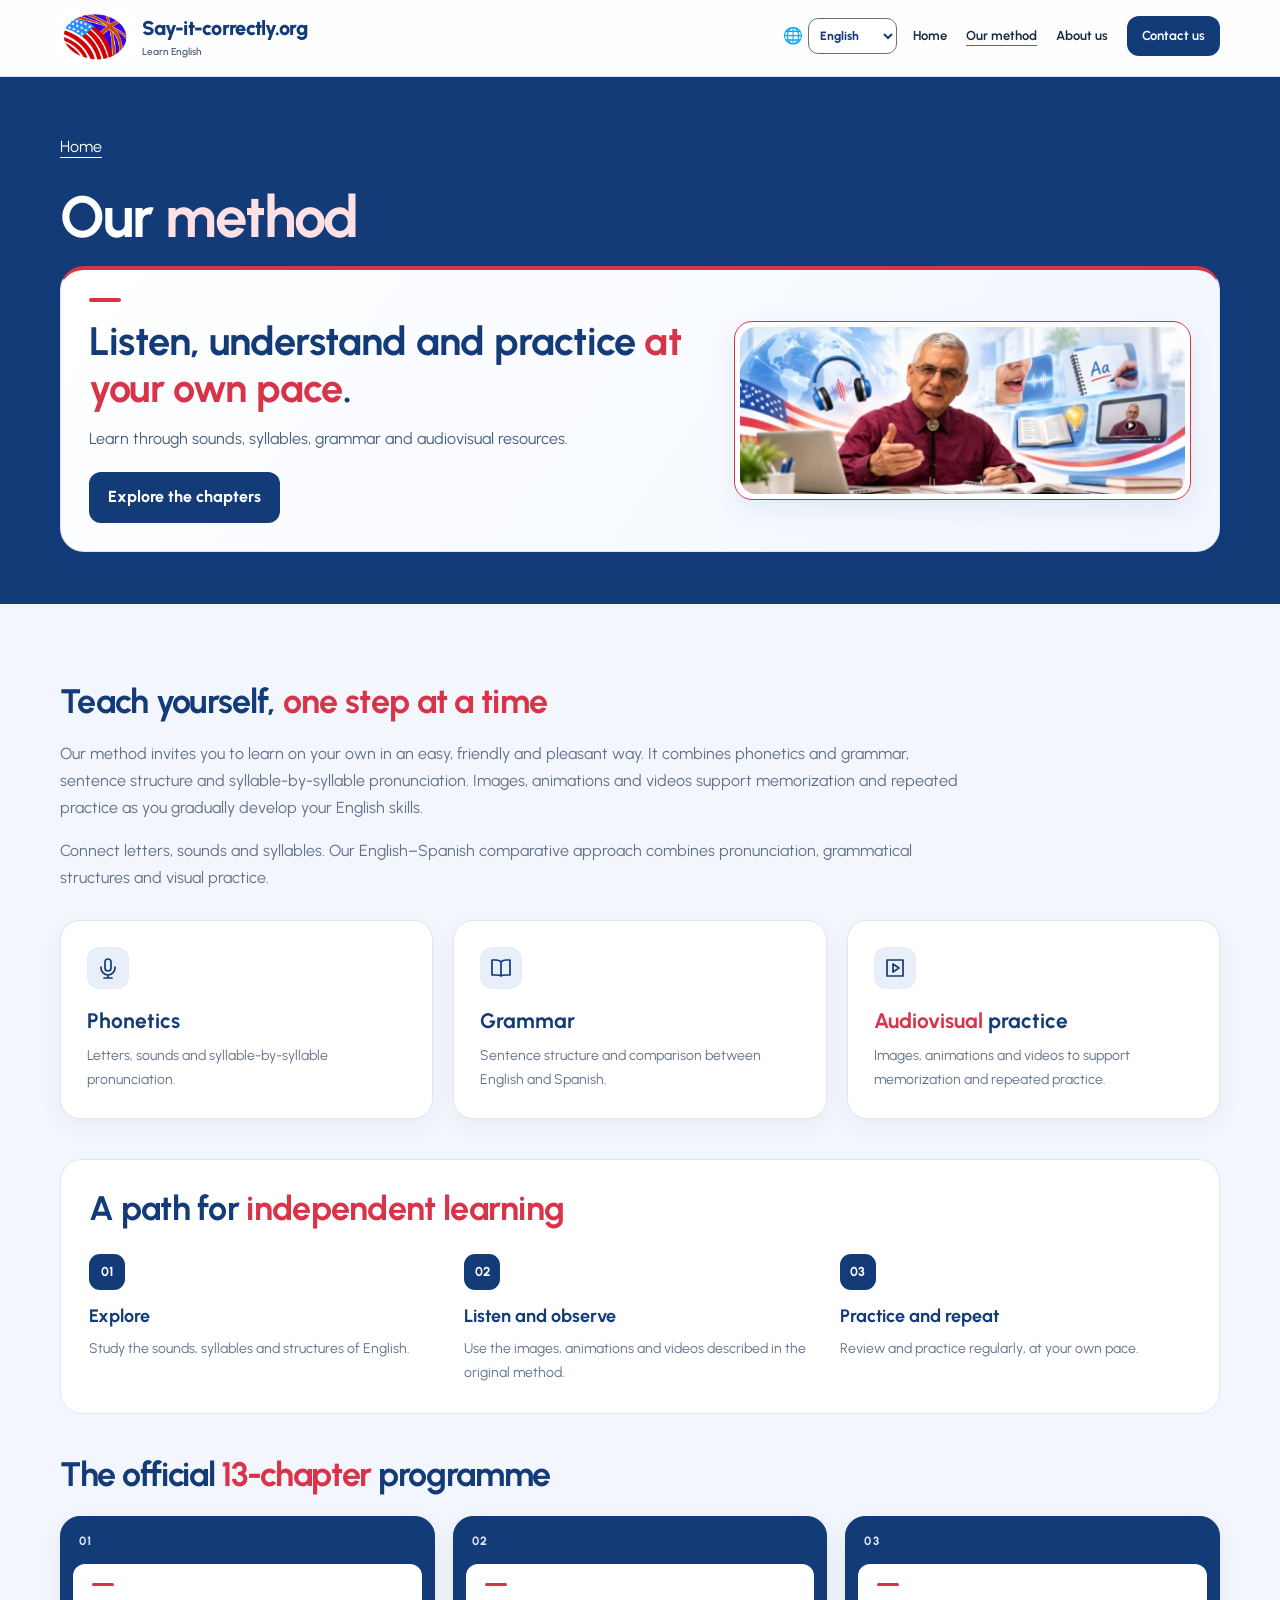
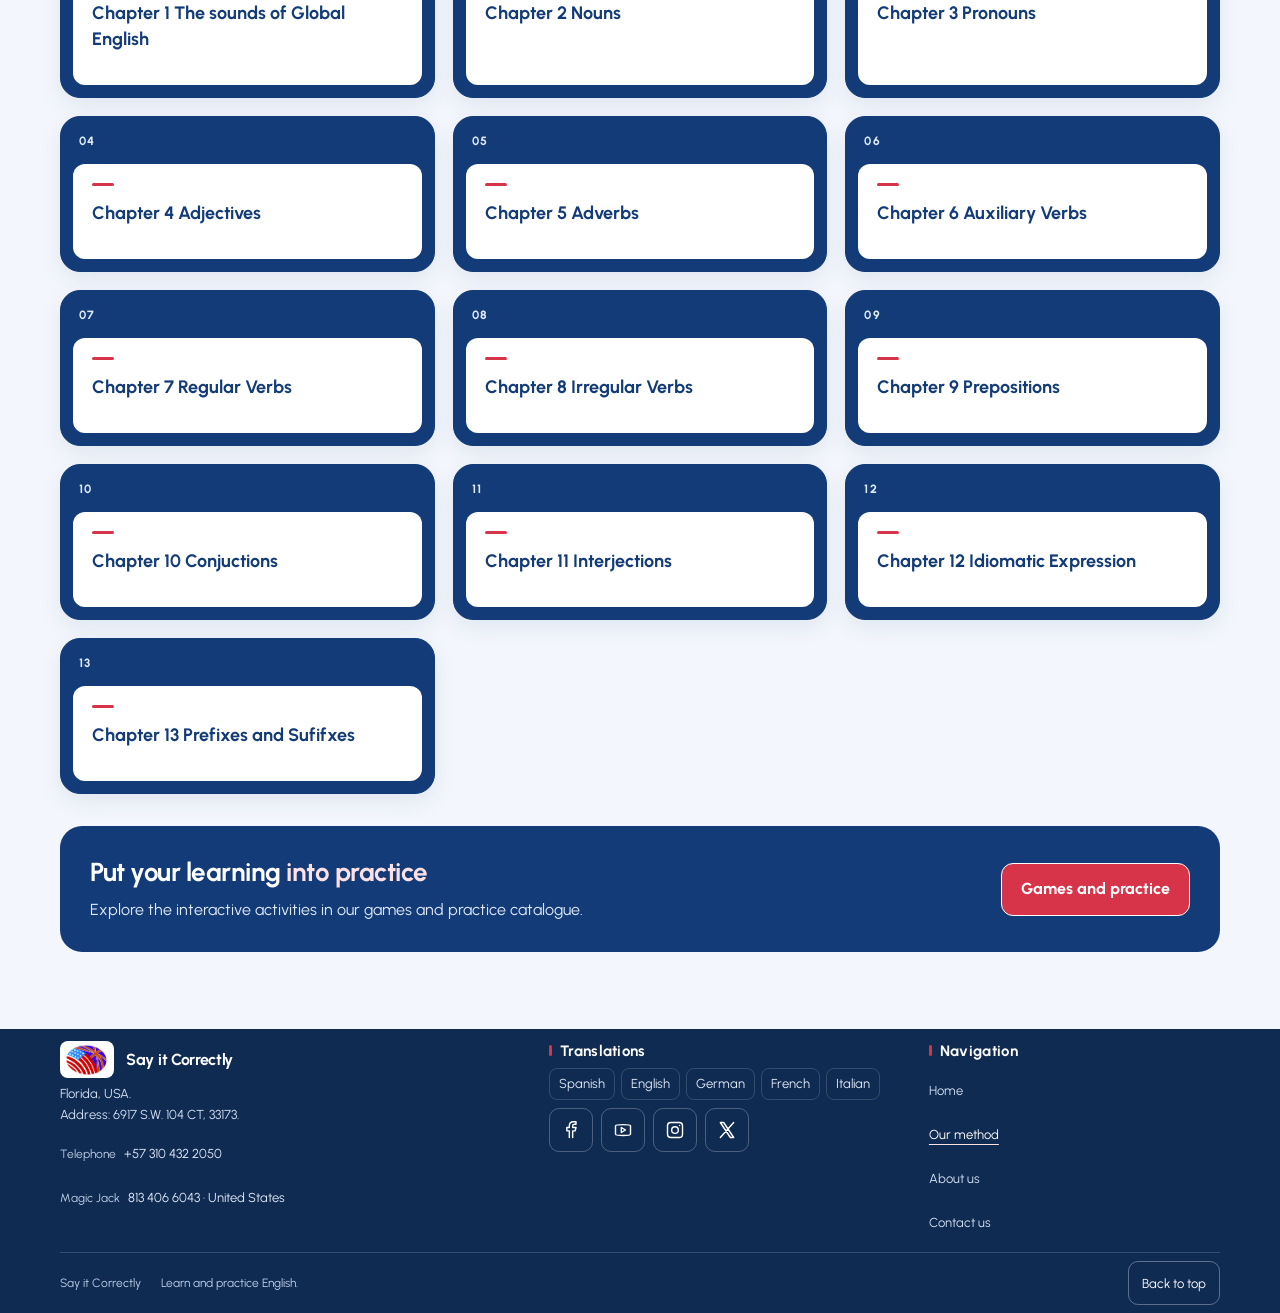
<file: method/index.html>
<!doctype html><html lang="en"><head><meta charset="utf-8"><meta name="viewport" content="width=device-width, initial-scale=1"><meta name="theme-color" content="#123b78"><title>Say-it-correctly.org</title><link rel="stylesheet" href="../home/css/site.css"><link rel="stylesheet" href="../shared/education.css"><link rel="stylesheet" href="../shared/official.css"><link rel="stylesheet" href="method.css"><link rel="stylesheet" href="../shared/institutional-banners.css"></head><body><header class="header"><nav class="wrap nav" aria-label="Navegación principal"><a class="brand" href="../home/index.html"><img class="official-logo" src="../shared/assets/logo-oficial-say-it-correctly.png" width="217" height="146" alt="Say-it-correctly.org" decoding="async"><span>Say-it-correctly.org<small>Aprende inglés</small></span></a><div class="locale-picker"><label for="home-language">🌐</label><select id="home-language" aria-label="Website language"><option value="en">English</option><option value="zh-CN">简体中文</option><option value="fr">Français</option><option value="pt">Português</option><option value="es">Español</option></select></div><button class="menu" id="menu" aria-expanded="false" aria-controls="links">☰ Menú</button><div class="links" id="links"><a href="../home/index.html">Inicio</a><a href="../method/index.html">Nuestro método</a><a href="../about/index.html">Nosotros</a><a class="btn navbtn" href="../contact/index.html#contact-form">Contáctanos</a></div></nav></header><main class="method-page"><section class="method-cover" data-institutional-banner="method"><div class="wrap"><a class="method-home" data-back-home href="../home/index.html">Inicio</a><h1 data-page-title>Nuestro método</h1><div class="institutional-banner"><div class="institutional-banner-copy"><h2 data-banner-heading>Escucha, comprende y practica a tu ritmo.</h2><p id="method-hero-description" data-banner-copy>Aprende mediante sonidos, sílabas, gramática y recursos audiovisuales.</p><a class="btn primary" data-banner-cta id="method-explore" href="#method-chapters">Explorar los capítulos</a></div><div data-banner-media><picture style="display:contents"><source type="image/webp" style="display:none" srcset="../shared/assets/Sayitcorrectly.org-NuestrosMetodos-480.webp 480w, ../shared/assets/Sayitcorrectly.org-NuestrosMetodos-960.webp 960w, ../shared/assets/Sayitcorrectly.org-NuestrosMetodos-1440.webp 1440w" sizes="(max-width: 700px) calc(100vw - 100px), (max-width: 1000px) 40vw, 460px"><img class="institutional-banner-photo" src="../shared/assets/Sayitcorrectly.org-NuestrosMetodos.png" width="2048" height="768" alt="Composición ilustrativa; no representa instalaciones ni equipo real." decoding="async" fetchpriority="high" style="aspect-ratio:2048/768"></picture></div></div></div></section><section class="section soft" id="official-programme" aria-labelledby="official-philosophy-title"><div class="wrap"><h2 id="official-philosophy-title">Autoaprendizaje, paso a paso</h2><p>Nuestro método invita a aprender por cuenta propia de una forma fácil, amistosa y agradable. Combina fonética, gramática, estructura de las oraciones y pronunciación por sílabas. Las imágenes, animaciones y videos apoyan la memorización y la práctica constante para desarrollar progresivamente las habilidades de inglés.</p><section id="method-chapters" tabindex="-1" aria-labelledby="official-programme-title"><h2 id="official-programme-title">El programa oficial de 13 capítulos</h2></section></div></section></main><footer class="footer"><div class="wrap"><div><strong>Say-it-correctly.org</strong><div class="tiny" style="color:#d2dff2">Aprende y practica inglés.</div></div><div><a href="../home/index.html">Volver al inicio</a> · <a href="https://www.youtube.com/channel/UCiMPTJ-R4Ht3DwohQhuKg0g" target="_blank" rel="noopener noreferrer">YouTube oficial</a></div></div></footer><script src="../shared/js/i18n.js"></script><script src="../home/js/home-texts.js"></script><script src="../shared/official-content.js"></script><script src="../shared/js/routes.js"></script><script src="../home/js/main.js"></script><script src="../shared/platform.js"></script><script src="../shared/js/page-shell.js"></script><script src="method.js"></script><script src="../shared/institutional-banners.js"></script></body></html>
</file>
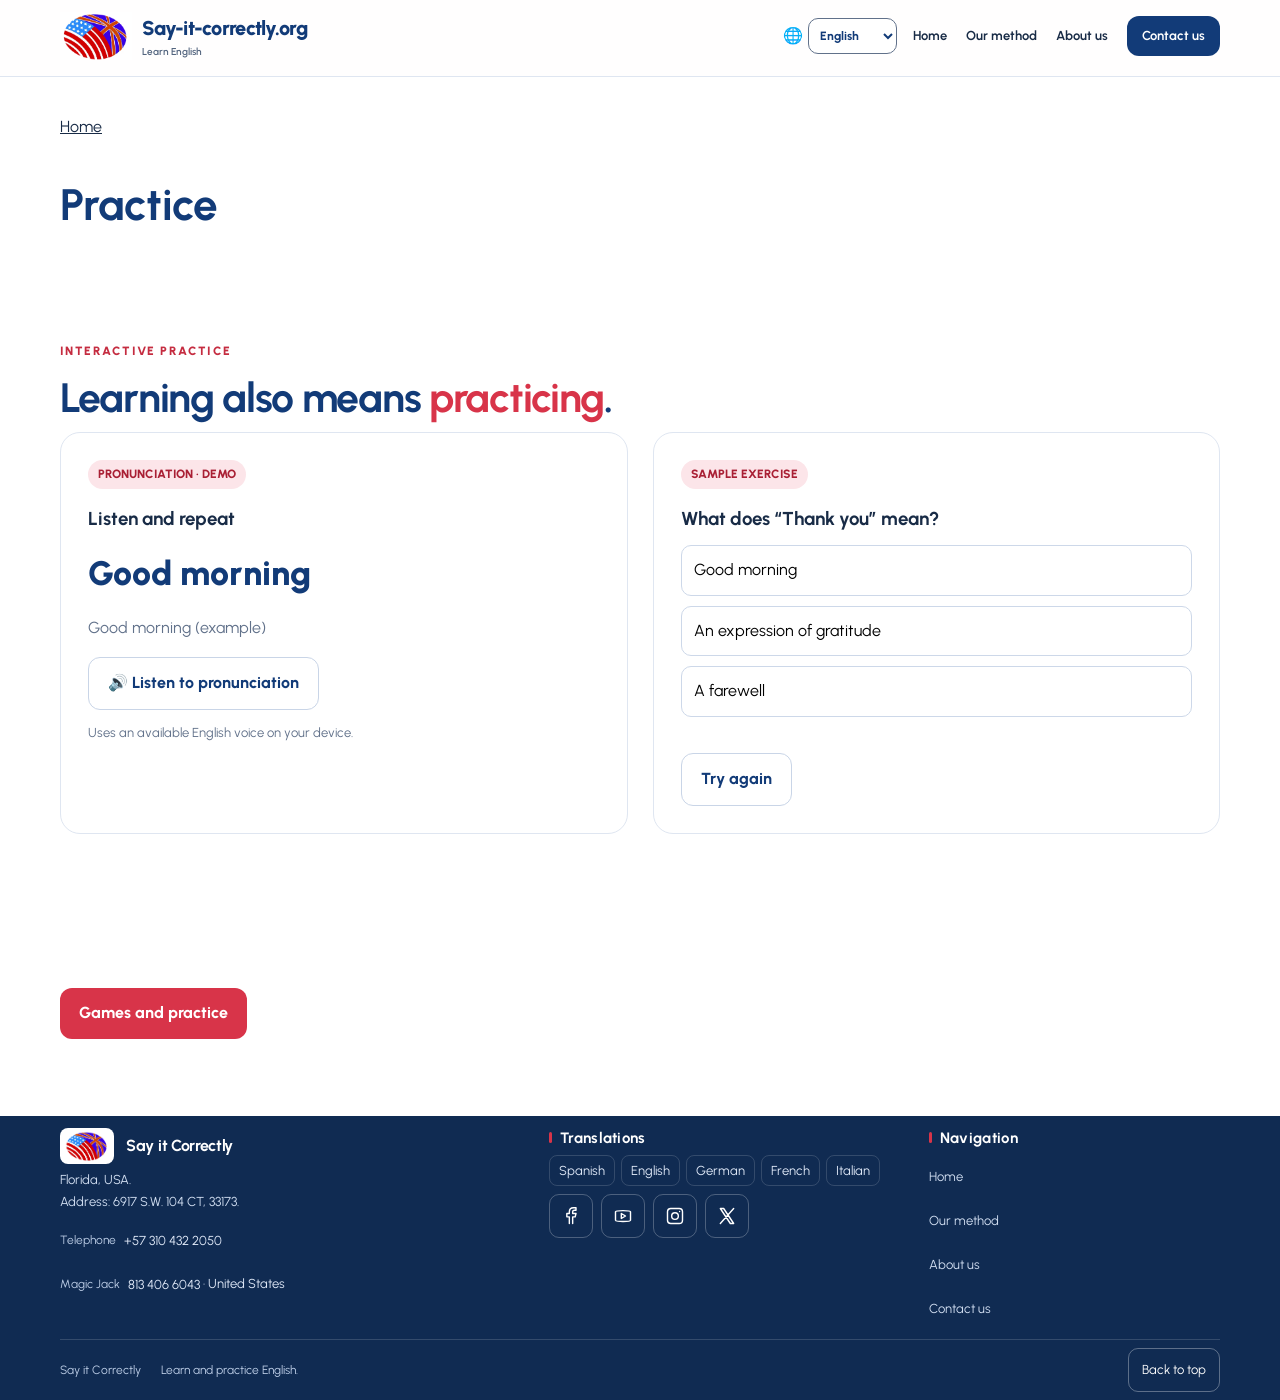
<file: practice/index.html>
<!doctype html><html lang="en"><head><meta charset="utf-8"><meta name="viewport" content="width=device-width, initial-scale=1"><meta name="theme-color" content="#123b78"><title>Say-it-correctly.org</title><link rel="stylesheet" href="../home/css/site.css"><link rel="stylesheet" href="../shared/education.css"><link rel="stylesheet" href="../shared/official.css"></head><body><header class="header"><nav class="wrap nav" aria-label="Navegación principal"><a class="brand" href="../home/index.html"><img class="official-logo" src="../shared/assets/logo-oficial-say-it-correctly.png" width="217" height="146" alt="Say-it-correctly.org" decoding="async"><span>Say-it-correctly.org<small>Aprende inglés</small></span></a><div class="locale-picker"><label for="home-language">🌐</label><select id="home-language" aria-label="Website language"><option value="en">English</option><option value="zh-CN">简体中文</option><option value="fr">Français</option><option value="pt">Português</option><option value="es">Español</option></select></div><button class="menu" id="menu" aria-expanded="false" aria-controls="links">☰ Menú</button><div class="links" id="links"><a href="../home/index.html">Inicio</a><a href="../method/index.html">Nuestro método</a><a href="../about/index.html">Nosotros</a><a class="btn navbtn" href="../contact/index.html#contact-form">Contáctanos</a></div></nav></header><main><div class="wrap page-heading"><a data-back-home href="../home/index.html">Home</a><h1 data-page-title>practice</h1></div><section class="section" id="practicar"><div class="wrap"><span class="kicker">Práctica interactiva</span><h2>Aprender también es practicar.</h2><div class="demo"><div class="panel"><span class="pill">PRONUNCIACIÓN · DEMOSTRACIÓN</span><h3 style="margin-top:15px">Escucha y repite</h3><div class="phrase">Good morning</div><p>Buenos días</p><button class="btn secondary" id="speak" type="button">🔊 Escuchar pronunciación</button><p class="tiny" id="audio-status" role="status">Utiliza la síntesis de voz del navegador, si está disponible.</p></div><div class="panel"><span class="pill">MINI EJERCICIO · DEMOSTRACIÓN</span><h3 style="margin-top:15px">¿Qué significa “Thank you”?</h3><div class="choices" id="choices"><button class="choice" data-ok="false">Buenos días</button><button class="choice" data-ok="true">Gracias</button><button class="choice" data-ok="false">Hasta luego</button></div><div class="feedback" id="feedback" role="status" aria-live="polite"></div><p id="effect-status" class="tiny" role="status" hidden></p><button class="btn secondary" id="reset" type="button">Reintentar</button></div></div></div></section><div class="wrap section"><a id="body-link" class="btn primary" href="../games/index.html">Juegos y práctica</a></div></main><footer class="footer"><div class="wrap"><div><strong>Say-it-correctly.org</strong><div class="tiny" style="color:#d2dff2">Aprende y practica inglés.</div></div><div><a href="../home/index.html">Volver al inicio</a> · <a href="https://www.youtube.com/channel/UCiMPTJ-R4Ht3DwohQhuKg0g" target="_blank" rel="noopener noreferrer">YouTube oficial</a></div></div></footer><audio id="error-sound" preload="auto" src="../shared/assets/audio/error-sound-fast.mp3"></audio><script src="../shared/js/i18n.js"></script><script src="../home/js/home-texts.js"></script><script src="../shared/official-content.js"></script><script src="../shared/js/routes.js"></script><script src="../shared/js/audio-manager.js"></script><script src="../home/js/main.js"></script><script src="../shared/platform.js"></script><script src="../shared/js/page-shell.js"></script><script src="practice-navigation.js"></script></body></html>
</file>
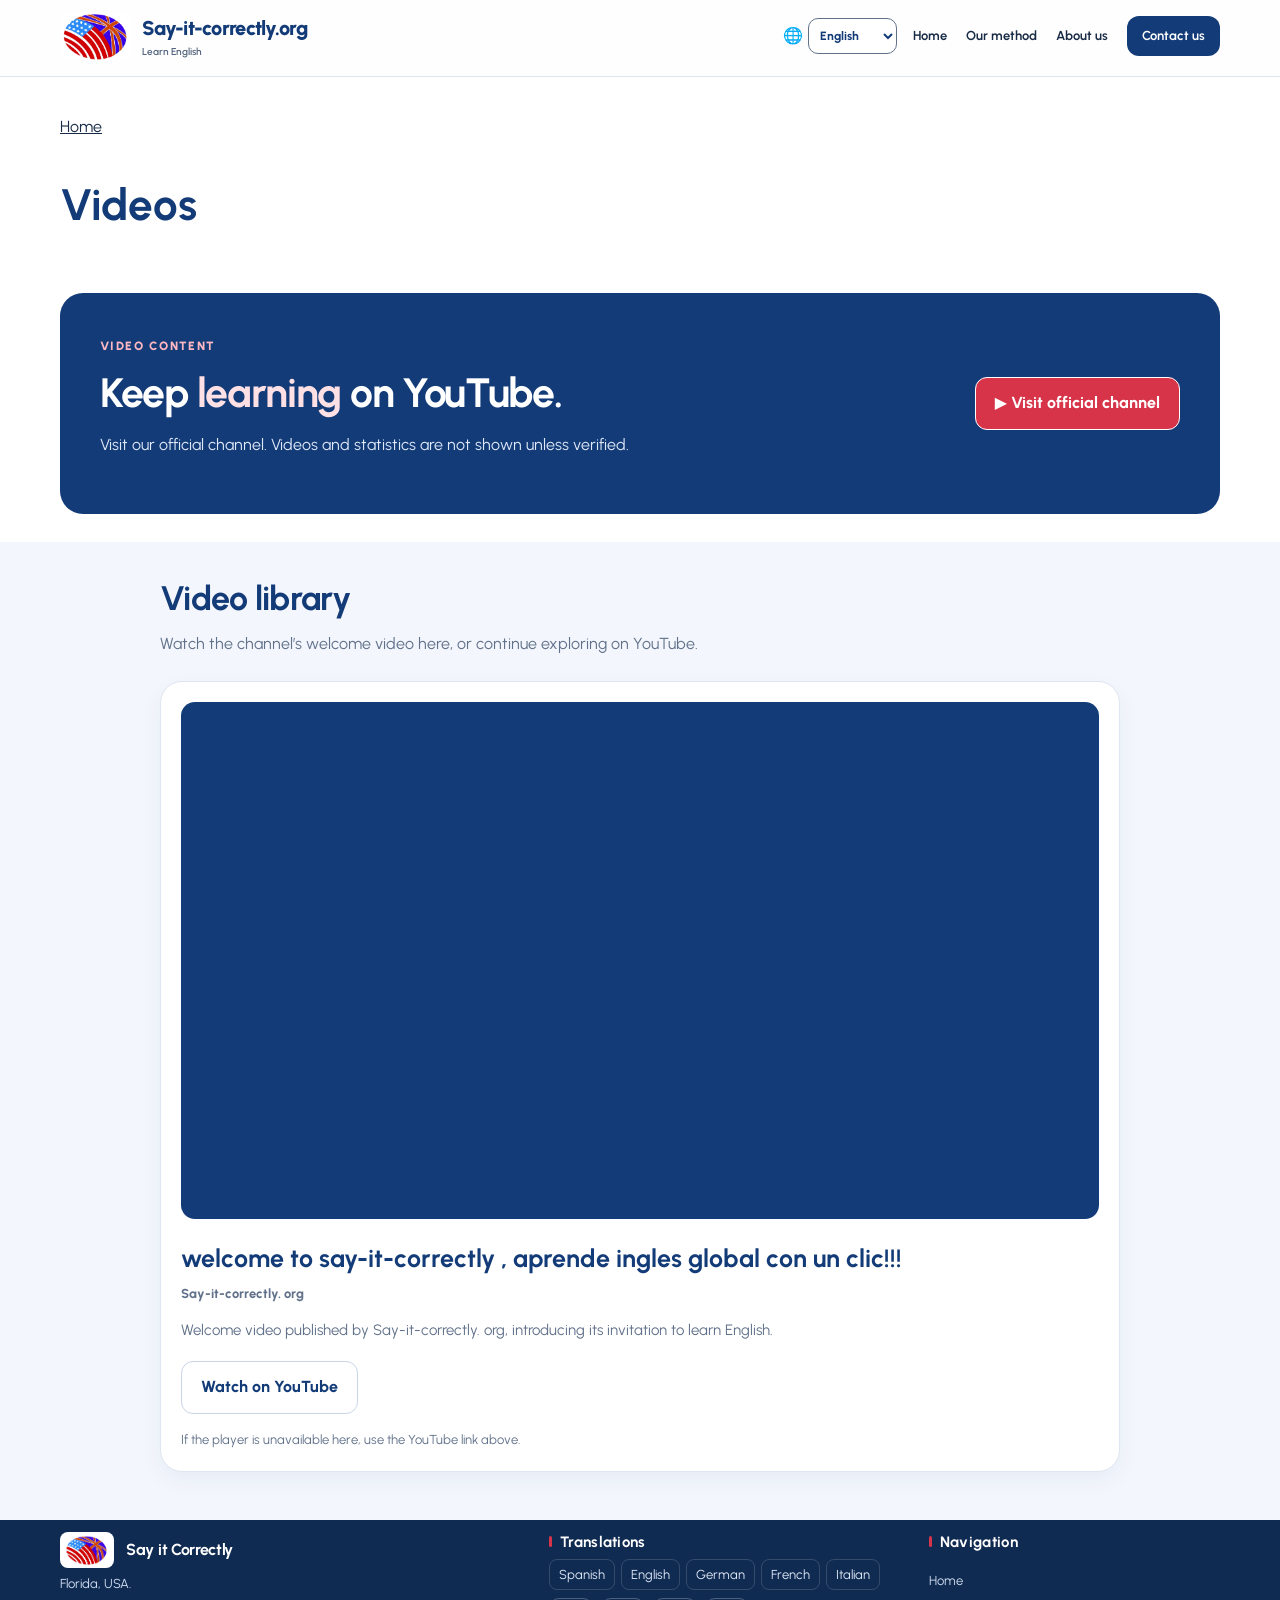
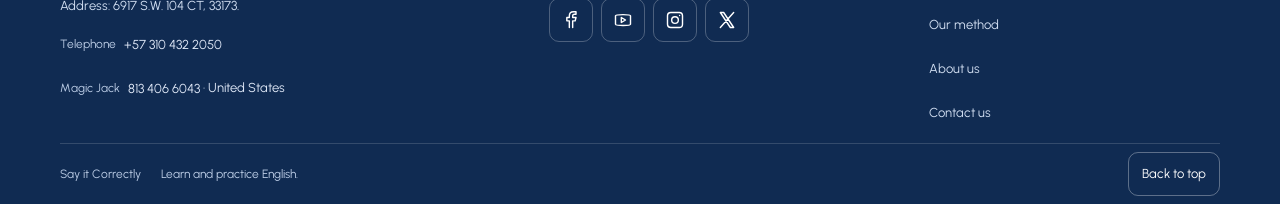
<file: videos/index.html>
<!doctype html><html lang="en"><head><meta charset="utf-8"><meta name="viewport" content="width=device-width, initial-scale=1"><meta name="theme-color" content="#123b78"><title>Say-it-correctly.org</title><link rel="stylesheet" href="../home/css/site.css"><link rel="stylesheet" href="../shared/education.css"><link rel="stylesheet" href="../shared/official.css"><link rel="stylesheet" href="videos.css"></head><body><header class="header"><nav class="wrap nav" aria-label="Navegación principal"><a class="brand" href="../home/index.html"><img class="official-logo" src="../shared/assets/logo-oficial-say-it-correctly.png" width="217" height="146" alt="Say-it-correctly.org" decoding="async"><span>Say-it-correctly.org<small>Aprende inglés</small></span></a><div class="locale-picker"><label for="home-language">🌐</label><select id="home-language" aria-label="Website language"><option value="en">English</option><option value="zh-CN">简体中文</option><option value="fr">Français</option><option value="pt">Português</option><option value="es">Español</option></select></div><button class="menu" id="menu" aria-expanded="false" aria-controls="links">☰ Menú</button><div class="links" id="links"><a href="../home/index.html">Inicio</a><a href="../method/index.html">Nuestro método</a><a href="../about/index.html">Nosotros</a><a class="btn navbtn" href="../contact/index.html#contact-form">Contáctanos</a></div></nav></header><main class="videos-page"><div class="wrap page-heading"><a data-back-home href="../home/index.html">Home</a><h1 data-page-title>videos</h1></div><section class="section" id="videos"><div class="wrap"><div class="banner"><div><span class="kicker" style="color:#ffb8c2">CONTENIDO AUDIOVISUAL</span><h2>Continúa aprendiendo en YouTube.</h2><p>Visita el canal oficial de Say-it-correctly.org. No se muestran videos ni estadísticas sin verificarlos.</p></div><a class="btn primary" href="https://www.youtube.com/channel/UCiMPTJ-R4Ht3DwohQhuKg0g" target="_blank" rel="noopener noreferrer">▶ Visitar canal oficial</a></div></div></section><section class="video-library soft" id="video-library" aria-labelledby="video-library-title"><div class="wrap"><h2 id="video-library-title">Videoteca</h2><p class="video-library-intro" id="video-library-intro">Mira aquí el video de bienvenida del canal o continúa explorando en YouTube.</p><article class="video-card" aria-labelledby="official-video-title"><div class="video-player"><iframe id="official-video-player" width="560" height="315" src="https://www.youtube.com/embed/qch2fBObBJY?controls=1&amp;autoplay=0&amp;playsinline=1" title="Reproductor de YouTube: welcome to say-it-correctly , aprende ingles global con un clic!!!" loading="lazy" referrerpolicy="strict-origin-when-cross-origin" allow="accelerometer; clipboard-write; encrypted-media; gyroscope; picture-in-picture; web-share" allowfullscreen></iframe></div><h3 id="official-video-title" lang="es">welcome to say-it-correctly , aprende ingles global con un clic!!!</h3><p class="video-channel">Say-it-correctly. org</p><p class="video-description" id="official-video-description">Video de bienvenida publicado por Say-it-correctly. org, con su invitación a aprender inglés.</p><a class="btn secondary" id="official-video-watch" href="https://youtu.be/qch2fBObBJY" target="_blank" rel="noopener noreferrer">Ver en YouTube</a><p class="video-help" id="official-video-help">Si el reproductor no está disponible aquí, utiliza el enlace de YouTube de arriba.</p></article></div></section></main><footer class="footer"><div class="wrap"><div><strong>Say-it-correctly.org</strong><div class="tiny" style="color:#d2dff2">Aprende y practica inglés.</div></div><div><a href="../home/index.html">Volver al inicio</a> · <a href="https://www.youtube.com/channel/UCiMPTJ-R4Ht3DwohQhuKg0g" target="_blank" rel="noopener noreferrer">YouTube oficial</a></div></div></footer><script src="../shared/js/i18n.js"></script><script src="../home/js/home-texts.js"></script><script src="../shared/official-content.js"></script><script src="../shared/js/routes.js"></script><script src="../home/js/main.js"></script><script src="../shared/platform.js"></script><script src="../shared/js/page-shell.js"></script><script src="videos.js"></script></body></html>
</file>
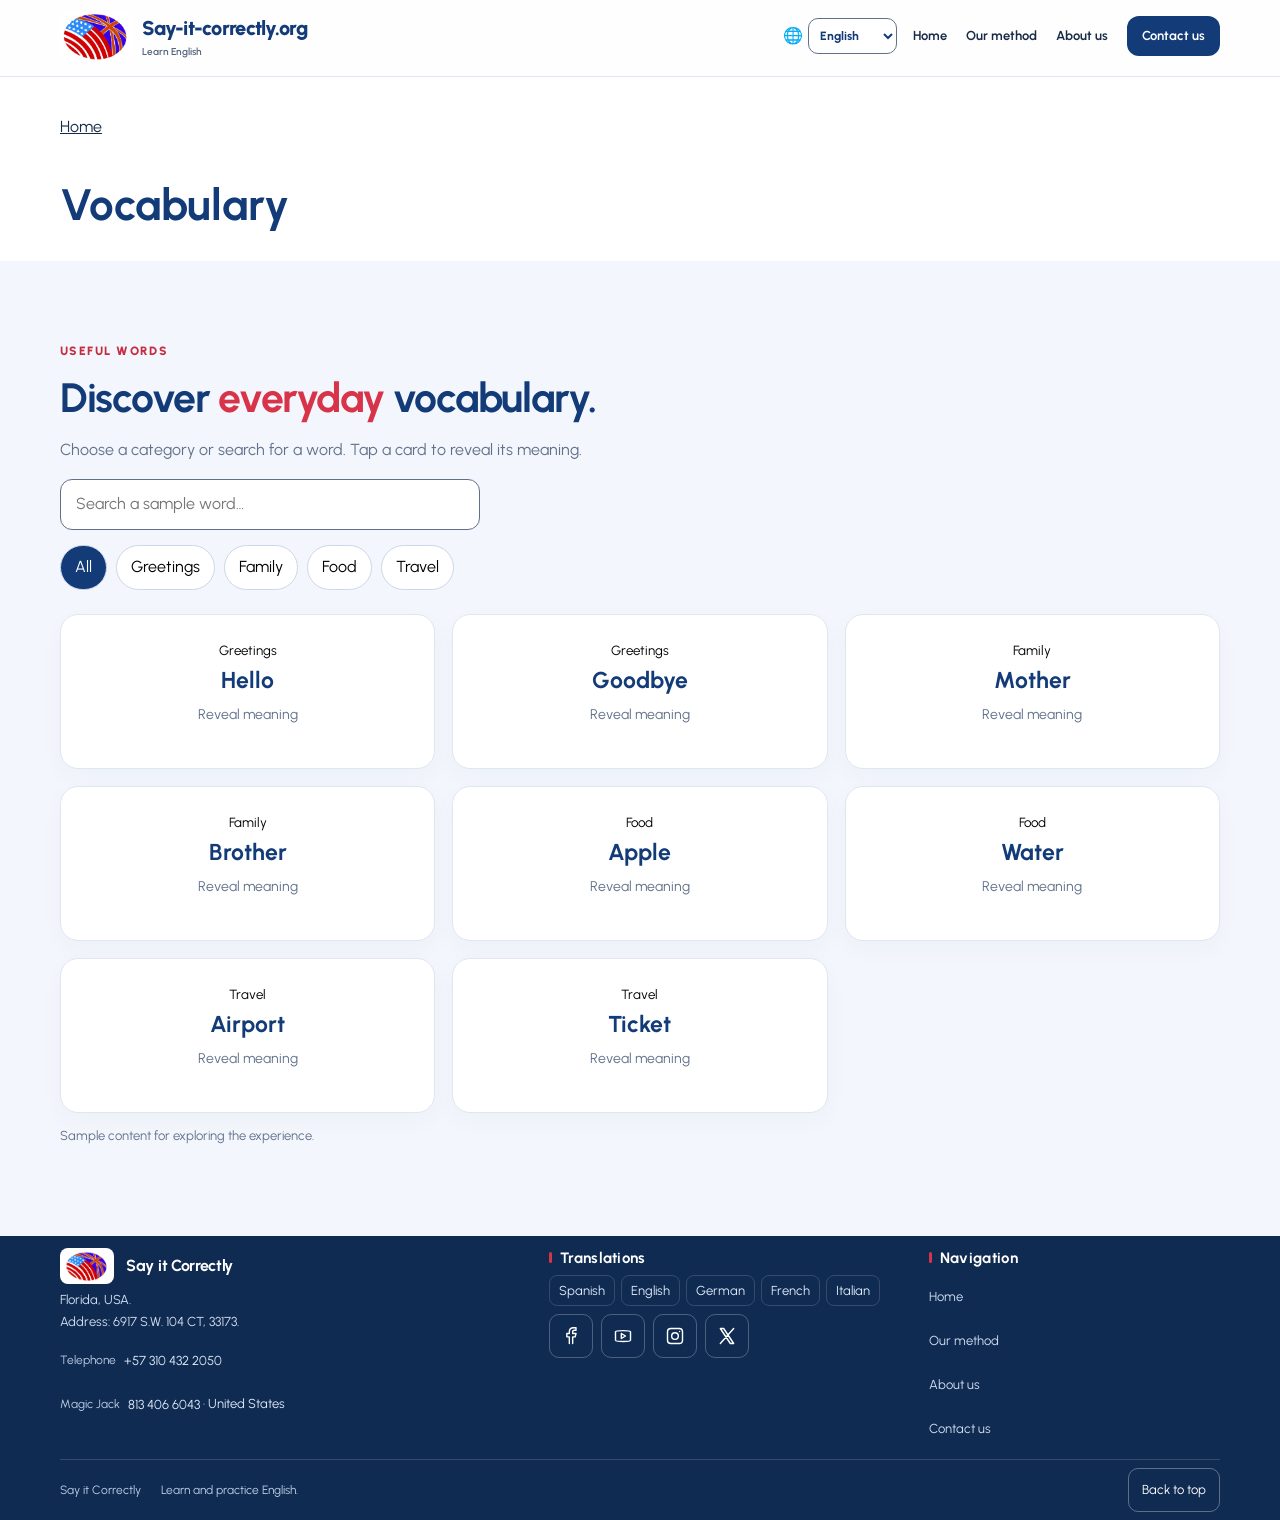
<file: vocabulary/index.html>
<!doctype html><html lang="en"><head><meta charset="utf-8"><meta name="viewport" content="width=device-width, initial-scale=1"><meta name="theme-color" content="#123b78"><title>Say-it-correctly.org</title><link rel="stylesheet" href="../home/css/site.css"><link rel="stylesheet" href="../shared/education.css"><link rel="stylesheet" href="../shared/official.css"></head><body><header class="header"><nav class="wrap nav" aria-label="Navegación principal"><a class="brand" href="../home/index.html"><img class="official-logo" src="../shared/assets/logo-oficial-say-it-correctly.png" width="217" height="146" alt="Say-it-correctly.org" decoding="async"><span>Say-it-correctly.org<small>Aprende inglés</small></span></a><div class="locale-picker"><label for="home-language">🌐</label><select id="home-language" aria-label="Website language"><option value="en">English</option><option value="zh-CN">简体中文</option><option value="fr">Français</option><option value="pt">Português</option><option value="es">Español</option></select></div><button class="menu" id="menu" aria-expanded="false" aria-controls="links">☰ Menú</button><div class="links" id="links"><a href="../home/index.html">Inicio</a><a href="../method/index.html">Nuestro método</a><a href="../about/index.html">Nosotros</a><a class="btn navbtn" href="../contact/index.html#contact-form">Contáctanos</a></div></nav></header><main><div class="wrap page-heading"><a data-back-home href="../home/index.html">Home</a><h1 data-page-title>vocabulary</h1></div><section class="section soft" id="vocabulario"><div class="wrap"><span class="kicker">Palabras útiles</span><h2>Descubre vocabulario cotidiano.</h2><p>Selecciona una categoría o busca una palabra de la muestra. Toca una tarjeta para revelar la traducción.</p><input class="search" id="search" type="search" placeholder="Buscar una palabra de ejemplo..." aria-label="Buscar vocabulario"><div class="topics" id="topics"><button class="chip active" data-topic="all">Todas</button><button class="chip" data-topic="Saludos">Saludos</button><button class="chip" data-topic="Familia">Familia</button><button class="chip" data-topic="Comida">Comida</button><button class="chip" data-topic="Viajes">Viajes</button></div><div class="grid" id="flashcards"></div><p class="tiny">Contenido de muestra para evaluar la experiencia. No representa un catálogo completo.</p></div></section></main><footer class="footer"><div class="wrap"><div><strong>Say-it-correctly.org</strong><div class="tiny" style="color:#d2dff2">Aprende y practica inglés.</div></div><div><a href="../home/index.html">Volver al inicio</a> · <a href="https://www.youtube.com/channel/UCiMPTJ-R4Ht3DwohQhuKg0g" target="_blank" rel="noopener noreferrer">YouTube oficial</a></div></div></footer><script src="../shared/js/i18n.js"></script><script src="../home/js/home-texts.js"></script><script src="../shared/official-content.js"></script><script src="../shared/js/routes.js"></script><script src="../home/js/main.js"></script><script src="../shared/platform.js"></script><script src="../shared/js/page-shell.js"></script></body></html>
</file>
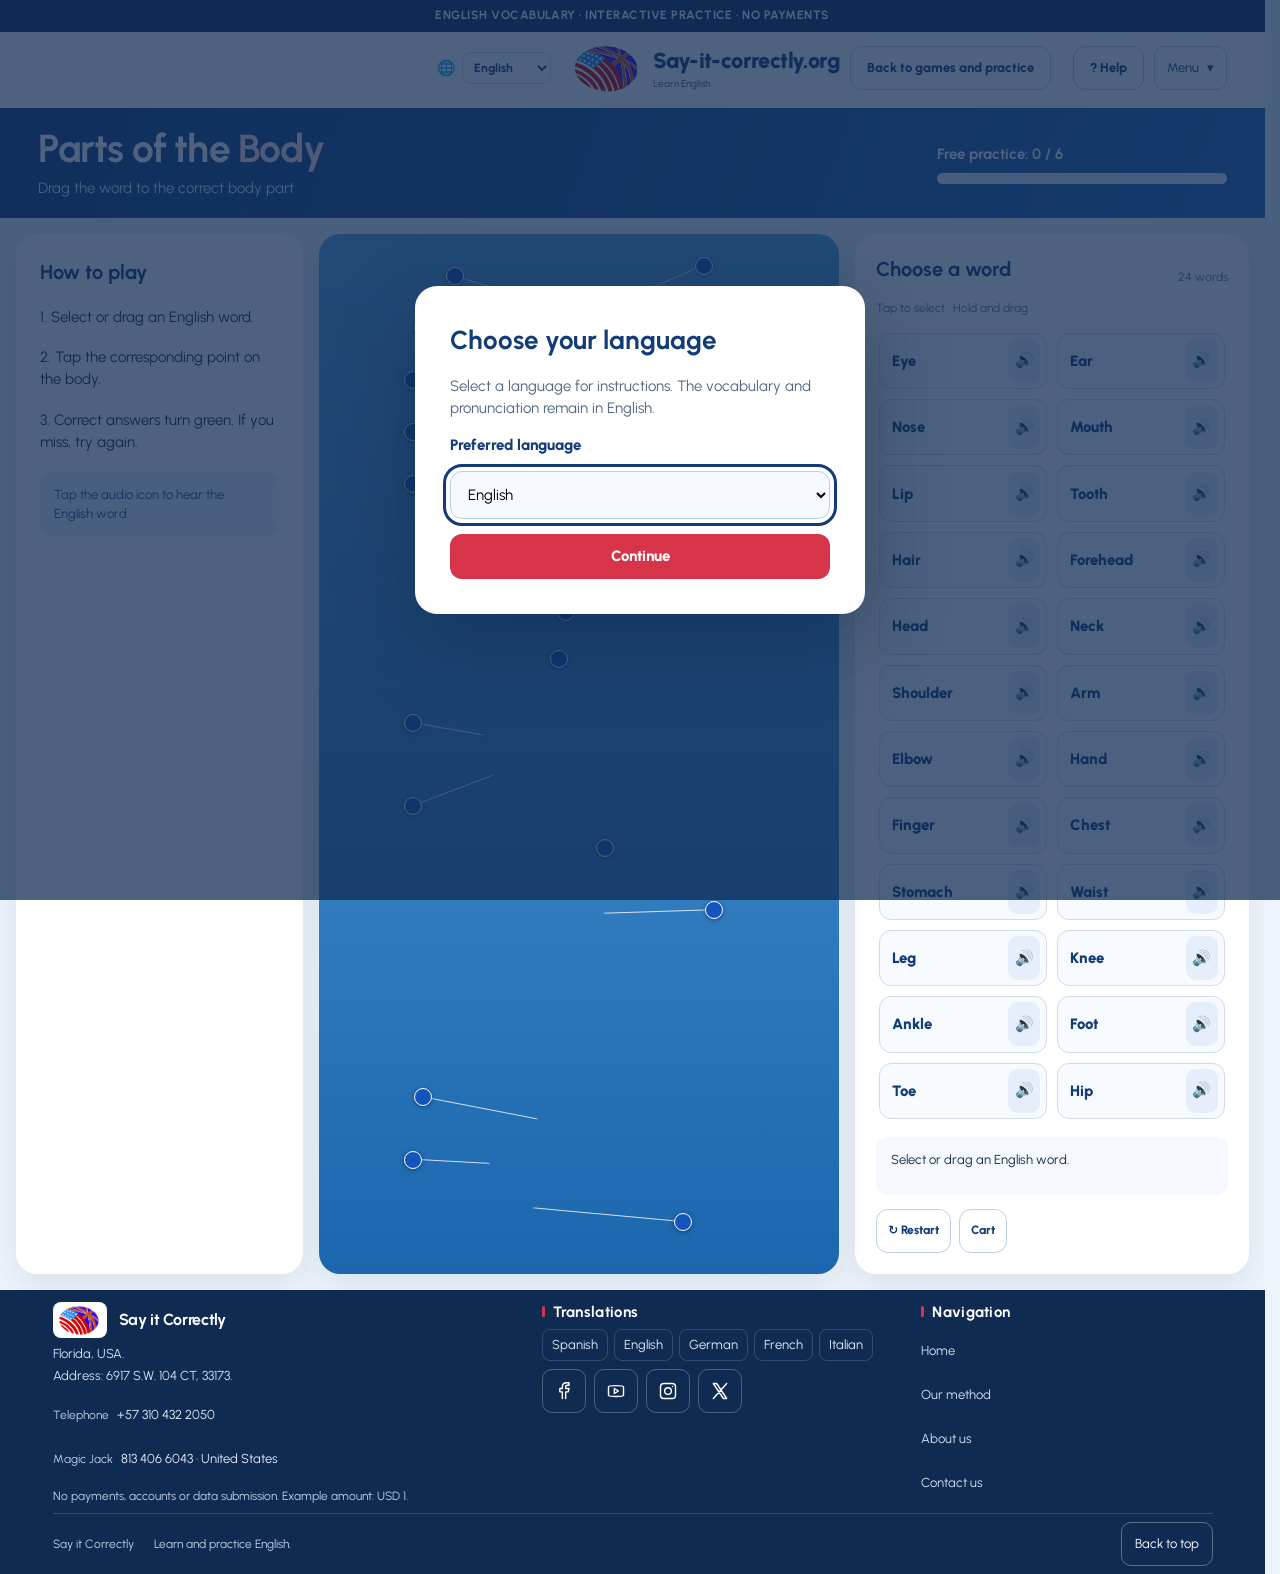
<file: practice/parts-of-body/index.html>
<!doctype html><html lang="es"><head><meta charset="UTF-8"><meta name="viewport" content="width=device-width,initial-scale=1"><meta name="theme-color" content="#123b78"><title>Parts of the Body V2 — Say-it-correctly.org</title><link rel="stylesheet" href="css/styles.css"><link rel="stylesheet" href="../../shared/education.css"><link rel="stylesheet" href="../../shared/official.css"></head><body>
<div class="banner" data-ui="demo">VOCABULARIO INGLÉS · PRÁCTICA INTERACTIVA · SIN PAGOS</div>
<header class="header"><div class="language-bar"><label for="body-language">🌐 <span class="visually-hidden">Language</span></label><select id="body-language" aria-label="Interface language"><option value="en">English</option><option value="zh-CN">简体中文</option><option value="fr">Français</option><option value="pt">Português</option><option value="es">Español</option></select></div><a class="brand" href="../../home/index.html"><img class="official-logo" src="../../shared/assets/logo-oficial-say-it-correctly.png" width="217" height="146" alt="Say-it-correctly.org" decoding="async"><span>Say-it-correctly.org<small>Aprende inglés</small></span></a><a class="btn btn-white" href="../../games/index.html">Volver a Juegos y práctica</a><button id="reopen-tutorial" class="btn btn-white" type="button" style="margin-left:12px">? 使用帮助 · Ayuda</button></header>
<section class="intro"><div><h1>Parts of the Body</h1><p id="body-instruction">Drag the word to the correct body part</p></div><div class="progress-area"><strong id="counter">Free practice: 0 / 6</strong><div class="track" role="progressbar" aria-label="Progreso gratuito" aria-valuemin="0" aria-valuemax="6" aria-valuenow="0" id="progress"><div class="fill" id="fill"></div></div></div></section>
<main class="layout"><aside class="guide surface"><h2>✨ 使用说明 · Cómo jugar</h2><div class="step"><span class="num">1</span><span>拖动或选择单词。<small>Arrastra o selecciona una palabra.</small></span></div><div class="step"><span class="num">2</span><span>点击相应的身体标记。<small>Toca el punto del cuerpo correspondiente.</small></span></div><div class="step"><span class="num">3</span><span>答对后标记会变绿。<small>Los aciertos se vuelven verdes; los errores no descuentan.</small></span></div><div class="hint">Tap the audio icon to hear the English word.</div></aside>
<div class="figure-scroll" id="figure-scroll" aria-label="Fotografía desplazable del cuerpo"><section class="illustration surface" id="figure" aria-label="Figura educativa con 24 puntos interactivos"><picture style="display:contents"><source type="image/webp" style="display:none" srcset="assets/images/body-model-444.webp 444w, assets/images/body-model-887.webp 887w" sizes="(max-width: 700px) calc(100vw - 24px), (max-width: 1109px) 50vw, 650px"><img src="assets/images/body-model.png" alt="Fotografía proporcionada: mujer adulta de cuerpo completo, gafas de sol, camiseta blanca, shorts azul oscuro y tacones sobre fondo azul." draggable="false" width="887" height="1774" decoding="async" fetchpriority="high"></picture><svg class="target-lines" id="target-lines" viewBox="0 0 887 1774" preserveAspectRatio="none" aria-hidden="true"></svg><div id="targets"></div></section></div>
<section class="vocab surface"><div class="vocab-top"><h2 id="body-choose">Choose a word</h2><span class="mode" id="body-words-count">24 words</span></div><p style="margin-top:0;color:#61738b;font-size:12px"><span id="body-drag-help">Tap to select · Hold and drag</span></p><div class="words" id="words"></div><div class="status" id="status" aria-live="polite" role="status">选择一个英语单词，再点击对应的标记。 · Selecciona una palabra y luego un punto.</div><p id="effect-status" role="status" hidden></p><div class="bottom-actions"><button class="btn btn-white" id="reset">↺ 重新开始 · Reiniciar</button><button class="btn btn-white" id="preview">购物车 · Carrito</button></div></section></main>
<footer class="footer">No se procesan pagos, cuentas ni envíos de datos. Importe de ejemplo: USD 1.</footer>
<div class="overlay" id="overlay"><section class="dialog" role="dialog" aria-modal="true" aria-labelledby="dialog-title" id="dialog"><button type="button" class="close" id="close" aria-label="Cerrar ventana">×</button><div id="dialog-content"></div></section></div>

<audio id="error-sound" preload="auto" src="../../shared/assets/audio/error-sound-fast.mp3"></audio>
<script src="../../shared/js/i18n.js" defer></script><script src="../../shared/js/audio-manager.js" defer></script><script src="js/app.js" defer></script><script src="../../shared/official-content.js" defer></script><script src="../../shared/js/routes.js" defer></script><script src="../../shared/platform.js" defer></script></body></html>
</file>
<file: home/css/site.css>
:root{--blue:#123b78;--red:#d83449;--ink:#182b46;--muted:#61718a;--bg:#f3f6fc;--line:#dfe6f1}*{box-sizing:border-box}html{scroll-behavior:smooth}body{margin:0;font:16px/1.55 system-ui,-apple-system,Segoe UI,sans-serif;color:var(--ink);background:white}a{color:inherit}button,input,select,textarea{font:inherit}button,a,input,textarea,select{outline-offset:3px}.wrap{width:min(1160px,calc(100% - 36px));margin:auto}.top{background:#eaf0fa;color:#365377;text-align:center;padding:7px;font-size:12px;font-weight:700;letter-spacing:.06em}.header{position:sticky;top:0;background:#fffefef5;backdrop-filter:blur(14px);border-bottom:1px solid var(--line);z-index:20}.nav{display:flex;align-items:center;justify-content:space-between;gap:18px;min-height:76px}.brand{display:flex;align-items:center;gap:10px;text-decoration:none;font-size:20px;font-weight:850;color:var(--blue);letter-spacing:-.7px}.brandmark{width:39px;height:39px;background:var(--blue);border-radius:12px;color:white;display:grid;place-items:center;font-weight:900;font-size:15px}.brand small{display:block;font-size:10px;font-weight:600;color:var(--muted);letter-spacing:0}.links{display:flex;align-items:center;gap:19px}.links a{text-decoration:none;font-size:13px;font-weight:650}.links a:hover{color:var(--red)}.btn{display:inline-flex;justify-content:center;align-items:center;gap:8px;border:0;border-radius:12px;padding:13px 19px;font-weight:750;text-decoration:none;cursor:pointer;transition:transform .15s}.btn:hover{transform:translateY(-2px)}.primary{background:var(--red);color:#fff}.secondary{background:#fff;color:var(--blue);border:1px solid #c9d5e7}.navbtn{background:var(--blue);color:white;font-size:13px;padding:10px 15px}.menu{display:none;background:transparent;border:1px solid var(--line);border-radius:10px;padding:8px 12px}.hero{background:linear-gradient(130deg,#f2f6fd 0%,#fff 65%,#fff1f3 100%);padding:85px 0 90px}.hero-grid{display:grid;grid-template-columns:1.08fr .92fr;gap:55px;align-items:center}.eyebrow{display:inline-block;color:var(--blue);background:#e1eafa;padding:7px 12px;border-radius:100px;font-size:12px;font-weight:800}.hero h1{font-size:clamp(39px,5vw,65px);line-height:1.1;letter-spacing:-2.4px;margin:20px 0}.hero h1 span{color:var(--red)}.hero p{font-size:18px;color:var(--muted);max-width:550px}.actions{display:flex;gap:12px;flex-wrap:wrap;margin:27px 0}.tiny{color:var(--muted);font-size:13px}.illustration{position:relative;min-height:385px;background:linear-gradient(150deg,#123b78,#245eaa);border-radius:30px;padding:30px;box-shadow:0 28px 60px #123b782c;color:#fff;overflow:hidden}.illustration:after{content:'';position:absolute;width:240px;height:240px;border:45px solid #ffffff14;border-radius:50%;right:-120px;bottom:-120px}.illustration h2{font-size:27px;margin:4px 0 20px}.word{background:#fff;color:var(--ink);padding:21px;border-radius:18px;margin:15px 0;box-shadow:0 8px 20px #071a3526}.word b{font-size:24px;color:var(--blue)}.word small{display:block;color:var(--muted)}.pill{display:inline-block;background:#fce5e9;color:#a91f34;padding:5px 10px;border-radius:50px;font-size:12px;font-weight:800}.float{position:absolute;right:22px;bottom:35px;background:#fff;color:var(--blue);border-radius:16px;padding:15px 20px;font-weight:800;box-shadow:0 10px 30px #001e4e40}.section{padding:77px 0}.soft{background:var(--bg)}.section-head{display:flex;justify-content:space-between;gap:20px;align-items:end;margin-bottom:28px}.section h2{font-size:clamp(29px,3.5vw,41px);line-height:1.2;letter-spacing:-1.3px;margin:10px 0}.section p{color:var(--muted)}.kicker{color:var(--red);font-size:12px;letter-spacing:.12em;font-weight:850;text-transform:uppercase}.grid{display:grid;grid-template-columns:repeat(3,1fr);gap:17px}.card{background:#fff;border:1px solid var(--line);border-radius:18px;padding:23px;box-shadow:0 8px 25px #123b7808}.card h3{margin:12px 0 5px;font-size:20px}.card p{font-size:14px;margin:5px 0 18px}.icon{display:grid;place-items:center;background:#e8effa;color:var(--blue);font-size:24px;width:49px;height:49px;border-radius:13px}.card a{color:var(--blue);font-weight:800;text-decoration:none}.levels{display:grid;grid-template-columns:repeat(6,1fr);gap:12px}.level{background:#fff;border:1px solid var(--line);border-radius:15px;padding:22px 12px;text-align:center;text-decoration:none;transition:.2s}.level:hover{border-color:var(--blue);transform:translateY(-3px)}.level strong{display:block;font-size:31px;color:var(--blue)}.level span{font-size:12px;color:var(--muted)}.demo{display:grid;grid-template-columns:1fr 1fr;gap:25px}.panel{border:1px solid var(--line);border-radius:20px;padding:27px;background:white}.panel h3{margin:0 0 12px}.phrase{font-size:34px;font-weight:850;color:var(--blue);margin:15px 0 3px}.choices{display:grid;gap:10px}.choice{border:1px solid #cdd8e9;border-radius:10px;background:white;padding:12px;text-align:left;cursor:pointer}.choice:hover,.choice.selected{border-color:var(--blue);background:#edf3fd}.feedback{min-height:24px;font-size:14px;font-weight:700;margin-top:12px}.search{width:min(420px,100%);padding:12px 15px;border:1px solid #cbd6e5;border-radius:12px}.topics{display:flex;flex-wrap:wrap;gap:9px;margin:15px 0 24px}.chip{border:1px solid #ccd8e9;background:white;border-radius:100px;padding:9px 14px;cursor:pointer}.chip.active{background:var(--blue);color:#fff}.flash{cursor:pointer;min-height:155px}.flash strong{font-size:23px;color:var(--blue)}.banner{background:var(--blue);color:white;border-radius:23px;padding:40px;display:flex;justify-content:space-between;align-items:center;gap:30px}.banner p{color:#e0e9f8}.form{display:grid;gap:12px}.form input,.form select,.form textarea{width:100%;padding:13px;border:1px solid #cbd6e5;border-radius:10px;background:white}.form label{font-size:13px;font-weight:750}.form .btn{justify-self:start}.note{font-size:12px;color:#76521d;background:#fff6df;padding:12px;border-radius:9px}.footer{background:#102b52;color:white;padding:36px 0}.footer a{color:white}.footer .wrap{display:flex;justify-content:space-between;gap:20px;flex-wrap:wrap}.hidden{display:none!important}@media(max-width:900px){.links{display:none;position:absolute;top:100%;left:0;right:0;background:white;box-shadow:0 15px 30px #123b7818;padding:20px;flex-direction:column;align-items:stretch}.links.open{display:flex}.menu{display:block}.hero-grid{grid-template-columns:1fr}.illustration{max-width:560px;width:100%;margin:auto}.levels{grid-template-columns:repeat(3,1fr)}.grid{grid-template-columns:repeat(2,1fr)}}@media(max-width:600px){.brand{font-size:17px}.hero{padding:45px 0}.hero h1{letter-spacing:-1.5px}.illustration{min-height:330px}.grid,.demo{grid-template-columns:1fr}.levels{grid-template-columns:repeat(2,1fr)}.section{padding:52px 0}.section-head{display:block}.banner{display:block;padding:26px}.float{bottom:14px;right:12px}.actions .btn{width:100%}}@media(prefers-reduced-motion:reduce){html{scroll-behavior:auto}*{transition:none!important}}

.locale-picker{display:flex;align-items:center;gap:5px;margin-left:auto}.locale-picker select{padding:9px 7px;background:white;color:var(--blue);border:1px solid #bed0e6;border-radius:10px;max-width:130px;font-size:12px;font-weight:750}
#assessment-note{color:#dbe7fa!important}#assessment-title{margin-top:0}#diagnostico .banner{background:#123b78}
@media(max-width:600px){.nav{gap:7px;min-height:65px}.brand{font-size:14px}.brand small{font-size:8px}.brandmark{width:32px;height:32px;flex-shrink:0}.locale-picker select{max-width:102px;padding:7px 3px;font-size:11px}.menu{font-size:12px;padding:7px}.navbtn{padding:9px}.actions #body-link{width:100%}}
@media(max-width:350px){.brand small{display:none}.brand{font-size:12px}}

#knowledge-test{margin-top:20px}#knowledge-test fieldset{border:1px solid #cbd6e5;border-radius:14px;margin:16px 0;padding:18px;min-width:0}#knowledge-test legend{font-weight:800;color:#123b78}.quiz-option{display:flex;align-items:center;gap:10px;min-height:48px;cursor:pointer}.quiz-option input{width:20px;height:20px}.btn:disabled{opacity:.6;cursor:default}.hero h1{overflow-wrap:anywhere}.nav{flex-wrap:wrap}a[hidden]{display:none!important}
</file>
<file: shared/education.css>
@font-face{font-family:Urbanist;src:url("assets/fonts/Urbanist-VariableFont_wght.ttf") format("truetype");font-style:normal;font-weight:100 900;font-display:swap}
@font-face{font-family:Urbanist;src:url("assets/fonts/Urbanist-Italic-VariableFont_wght.ttf") format("truetype");font-style:italic;font-weight:100 900;font-display:swap}
:root{--learning-font:Urbanist,system-ui,-apple-system,"Segoe UI","Microsoft YaHei","PingFang SC","Noto Sans CJK SC",sans-serif;--learning-blue:#123b78;--learning-red:#d83449}body{font-family:var(--learning-font)}[lang="en"],.choose-word,.phrase{font-variant-ligatures:none}button{min-height:44px}.btn{white-space:normal}img{max-width:100%}:lang(zh-CN){font-family:var(--learning-font)}
</file>
<file: shared/official.css>
/* Scoped additions only; approved exercise/modal/card styles are unchanged. */
.platform-navigation{display:flex;flex-wrap:wrap;gap:8px 16px;padding:16px 0;font-size:14px;line-height:1.5}
.platform-navigation a{display:inline-flex;align-items:center;min-height:44px;padding:6px 8px;overflow-wrap:anywhere;text-underline-offset:4px}
.footer>.platform-navigation{justify-content:center;margin:0 auto;max-width:1160px;padding:12px 16px 0}
#official-programme{scroll-margin-top:90px}
#official-programme h3{font-size:24px;line-height:1.35;margin-top:28px}
.official-chapters{display:grid;grid-template-columns:repeat(2,minmax(0,1fr));gap:12px;margin:20px 0;padding:0;list-style:none;counter-reset:chapter}
.official-chapters li{counter-increment:chapter;position:relative;border:1px solid #dfe6f1;background:#fff;border-radius:14px;padding:16px 16px 16px 50px;min-width:0}
.official-chapters li::before{content:counter(chapter);position:absolute;left:16px;top:18px;font-weight:800;color:#d83449}
.official-chapters a{display:flex;align-items:center;min-height:44px;color:#123b78;font-weight:750;line-height:1.4;overflow-wrap:anywhere}
.official-chapters small{display:block;color:#61718a;margin-top:5px;font-size:12px}
.official-practice{padding:20px;border-radius:18px;background:#eaf1fb;scroll-margin-top:90px}
.official-actions{display:flex;flex-wrap:wrap;gap:12px}
.official-actions a{display:inline-flex;align-items:center;min-height:44px;color:#123b78;font-weight:700}
.official-logo{display:block;object-fit:contain;width:72px;height:auto;max-width:72px;flex-shrink:0;aspect-ratio:217/146}
@media(max-width:900px){.official-logo{width:60px;max-width:60px}}
@media(max-width:600px){.official-logo{width:50px;max-width:50px}}
@media(max-width:350px){.official-logo{width:44px;max-width:44px}}
@media(max-width:600px){.official-chapters{grid-template-columns:minmax(0,1fr)}.platform-navigation{gap:4px 10px}.official-practice{padding:16px}.official-actions{flex-direction:column;gap:4px}}

/* Multipage shell additions; activity geometry/modal styles are untouched. */
#contact-form{scroll-margin-top:14rem;outline-offset:5px}
#contact-form:focus-visible{outline:3px solid #d83449}
.header .navbtn:focus-visible,.hero .illustration>a.float:focus-visible{outline:3px solid #d83449;outline-offset:4px}
.hero .illustration>a.float{text-decoration:none;min-height:44px;display:inline-flex;align-items:center;max-width:calc(100% - 24px);overflow-wrap:anywhere}
.header .links{min-width:0;flex-wrap:wrap}.header .links a{overflow-wrap:anywhere}
.body-site-menu .navbtn{background:#123b78;color:#fff;border-radius:10px}
.footer.site-footer{background:#102b52;color:#e0e9f8;text-align:left;font:14px/1.5 var(--learning-font);padding:16px 0 10px}
.site-footer .site-footer-wrap{width:min(1160px,calc(100% - 36px));margin:auto}
.site-footer .site-footer-grid{display:grid;grid-template-columns:minmax(0,1.3fr) minmax(0,1fr) minmax(0,.8fr);gap:16px 24px;padding-bottom:10px;align-items:start}
.site-footer .site-footer-identity,.site-footer .site-footer-translations,.site-footer .site-footer-navigation{min-width:0}
.site-footer .site-footer-brand{display:flex;align-items:center;gap:12px;text-decoration:none;color:#fff;overflow-wrap:anywhere}
.site-footer .site-footer-brand strong{font-size:16px;letter-spacing:-.3px}
.site-footer .site-footer-logo{display:block;object-fit:contain;flex:none;width:54px;height:auto;aspect-ratio:217/146;border-radius:8px;background:#fff;padding:3px}
.site-footer .site-footer-location{font-size:13px;margin:6px 0 2px;color:#d2dff2}
.site-footer .site-footer-address{font-style:normal;font-size:13px;line-height:1.6;color:#d2dff2;overflow-wrap:anywhere}
.site-footer .site-footer-contacts{margin:6px 0 0}.site-footer .site-footer-contact-row{display:flex;align-items:center;flex-wrap:wrap;gap:0 8px}
.site-footer .site-footer-contacts dt{font-size:12px;color:#bdcee7}.site-footer .site-footer-contacts dd{margin:0;font-size:13px;min-width:0}
.site-footer .site-footer-contacts a{display:inline-flex;align-items:center;min-height:44px;color:#e0e9f8;text-decoration:none}
.site-footer .site-footer-demo{display:block;margin-top:6px;color:#bdcee7;font-size:11px}
.site-footer .site-footer-translations h2,.site-footer .site-footer-navigation h2{font-size:15px;line-height:1.4;margin:0 0 6px;color:#fff;letter-spacing:.02em}
.site-footer .site-footer-translations h2::before,.site-footer .site-footer-navigation h2::before{content:'';display:inline-block;width:3px;height:11px;background:#D83449;border-radius:3px;margin-right:8px}
.site-footer .site-footer-languages{display:flex;flex-wrap:wrap;gap:6px;list-style:none;padding:0;margin:0}
.site-footer .site-footer-languages li{font-size:13px;color:#e0e9f8;border:1px solid #ffffff26;border-radius:8px;padding:5px 9px;overflow-wrap:anywhere;max-width:100%}
.site-footer .site-footer-socials{display:flex;flex-wrap:wrap;gap:8px;list-style:none;margin:8px 0 0;padding:0}
.site-footer .site-footer-socials a{display:grid;place-items:center;min-width:44px;min-height:44px;border:1px solid #ffffff40;border-radius:10px;color:#fff}
.site-footer .site-footer-socials a:hover{background:#ffffff12}
.site-footer .site-footer-social-icon,.site-footer .site-footer-social-icon svg{display:block;width:20px;height:20px}
.site-footer .site-footer-navigation ul{list-style:none;margin:0;padding:0}
.site-footer .site-footer-navigation a{display:inline-flex;align-items:center;min-height:36px;padding:3px 0;color:#d2dff2;text-decoration:none;overflow-wrap:anywhere}
.site-footer a:hover{color:#fff;text-decoration:underline;text-underline-offset:4px}
.site-footer a[aria-current="page"]{color:#fff;text-decoration:underline;text-underline-offset:5px;text-decoration-color:#D83449}
.site-footer .site-footer-bottom{border-top:1px solid #ffffff26;display:flex;align-items:center;gap:8px 20px;flex-wrap:wrap;padding-top:8px;color:#bdcee7}
.site-footer .site-footer-bottom small{font-size:12px}
.site-footer .site-footer-top{margin-left:auto;min-height:44px;background:transparent;color:#fff;border:1px solid #ffffff52;border-radius:10px;padding:8px 13px;font:inherit;cursor:pointer}
.site-footer .site-footer-top:hover{background:#ffffff12}
.site-footer a:focus-visible,.site-footer button:focus-visible{outline:3px solid #ee7484;outline-offset:4px}
.site-footer :is(a,p,small,strong,button,dd,dt){overflow-wrap:anywhere}
@media(max-width:900px){.site-footer .site-footer-grid{grid-template-columns:repeat(2,minmax(0,1fr));gap:14px}.site-footer .site-footer-navigation{grid-column:1/-1}.site-footer .site-footer-navigation ul{display:grid;grid-template-columns:repeat(4,minmax(0,1fr));gap:8px 16px}}
@media(max-width:600px){.footer.site-footer{padding-top:16px}.site-footer .site-footer-grid{grid-template-columns:minmax(0,1fr);gap:14px}.site-footer .site-footer-navigation{grid-column:auto}.site-footer .site-footer-navigation ul{grid-template-columns:repeat(2,minmax(0,1fr))}.site-footer .site-footer-bottom{gap:8px 14px}}
@media(max-width:350px){.site-footer .site-footer-navigation ul{grid-template-columns:minmax(0,1fr)}.site-footer .site-footer-top{margin-left:0}}
#games-hub .game-activity-card{display:flex;flex-direction:column;max-width:520px;margin:24px 0;min-width:0;padding:12px;background:linear-gradient(150deg,#123b78,#245eaa);border:1px solid #123b78;border-radius:22px;box-shadow:0 8px 22px #123b7814;text-decoration:none;transition:transform .18s ease,box-shadow .18s ease}
#games-hub .game-activity-icon{display:grid;place-items:center;width:36px;height:36px;margin:2px 5px 12px;color:white;border-radius:11px;background:#ffffff17}
#games-hub .game-activity-icon svg{width:23px;height:23px;fill:none;stroke:currentColor;stroke-width:1.7;stroke-linecap:round;stroke-linejoin:round}
#games-hub .game-activity-surface{min-width:0;background:#fff;border-radius:14px;padding:18px 19px 20px;overflow-wrap:anywhere}
#games-hub .game-activity-surface::before{content:'';display:block;width:22px;height:3px;background:#d83449;margin-bottom:12px;border-radius:3px}
#games-hub .game-activity-card h3{font-size:20px;line-height:1.3;margin:0 0 8px;color:#123b78}
#games-hub .game-activity-card p{font-size:14px;line-height:1.55;margin:0;color:#52647e}
#games-hub .game-activity-card:hover{transform:translateY(-3px);box-shadow:0 14px 28px #123b7826}
#games-hub .game-activity-card:focus-visible{outline:3px solid #d83449;outline-offset:5px}
@media(prefers-reduced-motion:reduce){#games-hub .game-activity-card{transition:none}#games-hub .game-activity-card:hover{transform:none}}
.page-heading{padding-top:28px}.page-heading h1{color:#123b78;font-size:clamp(28px,4vw,44px);line-height:1.2;overflow-wrap:anywhere}.page-heading a{display:inline-flex;align-items:center;min-height:44px}.resource-card{display:flex;align-items:center;min-height:100px;color:#123b78;font-size:20px;font-weight:750;text-decoration:none}.resource-card:hover{border-color:#123b78}
.body-site-menu summary::after{content:'▾';margin-left:8px}
.links a[aria-current="page"],.platform-navigation a[aria-current="page"]{text-decoration:underline;text-decoration-thickness:3px;text-underline-offset:6px}
.body-site-menu{position:relative;color:#123b78;font-size:13px}.body-site-menu summary{cursor:pointer;min-height:44px;display:flex;align-items:center;padding:8px 12px;border:1px solid #bfcfe3;border-radius:10px}.body-site-menu nav{position:absolute;right:0;top:100%;background:white;border:1px solid #bfcfe3;border-radius:12px;box-shadow:0 10px 30px #123b7826;z-index:45;padding:8px;min-width:190px;max-height:60dvh;overflow-y:auto}.body-site-menu nav a{display:flex;align-items:center;min-height:44px;padding:8px;text-decoration:none}.body-site-menu a[aria-current="page"]{font-weight:850;background:#eaf1fb}
@media(max-width:600px){.page-heading{padding-top:16px}.resource-card{font-size:18px;min-height:80px}}

.header .links a[aria-current="page"]{text-decoration:underline;text-decoration-color:#D83449;text-underline-offset:5px}

/* Shared heading accent; translated copy and heading levels remain unchanged. */
:root{--contrast-blue:#123b78;--contrast-red:#D83449;--contrast-red-small:#c52c40;--contrast-on-dark:#fff;--contrast-red-on-dark:#ffe0e5;--heading-color:var(--contrast-blue);--accent-color:var(--contrast-red)}
:is(.method-cover,.about-cover,.games-hero,.banner,.method-practice,.about-close,.intro,.illustration,.site-footer){--heading-color:var(--contrast-on-dark);--accent-color:var(--contrast-red-on-dark)}
:is(.institutional-banner,.method-chapter-surface,.house-surface,.game-activity-surface,.word){--heading-color:var(--contrast-blue);--accent-color:var(--contrast-red)}
.title-harmony{color:var(--heading-color)}
.title-accent{color:var(--accent-color);white-space:normal}
.kicker{color:var(--contrast-red-small)}
.games-page #house-heading>span:first-child{color:var(--contrast-red-small)}
body .header .brand small{color:#52647e}
body :is(a,button,input,select):focus-visible{outline:3px solid var(--contrast-blue);outline-offset:4px}
body :is(.method-cover,.about-cover,.games-hero,.banner,.method-practice,.about-close,.intro,.illustration,.site-footer) :is(a,button,input,select):focus-visible{outline:3px solid var(--contrast-on-dark);outline-offset:4px}
:is(.method-practice,.about-close,.banner,.illustration) .btn.primary,.hero .illustration>a.float{border:1px solid var(--contrast-on-dark)}
.site-footer a[aria-current="page"]{text-decoration-color:var(--contrast-red-on-dark)}
.header .links .navbtn[aria-current="page"]{text-decoration-color:var(--contrast-red-on-dark)}
.site-footer :is(.site-footer-translations,.site-footer-navigation) h2::before{background:var(--contrast-red-on-dark)}
.btn:disabled{opacity:1;background:#e0e7f1;color:#465d7a;cursor:default}
.locale-picker select,#question-form :is(input,select,textarea),#search{border-color:#61718a}
.hero .illustration{padding-bottom:110px}
.hero .illustration>a.float{background:#D83449;color:#fff;bottom:24px;z-index:1;text-align:center}
.hero .illustration>a.float:hover{background:#bb2338;box-shadow:0 12px 28px #001e4e50}
.hero .illustration>a.float:focus-visible{outline:3px solid #fff;outline-offset:4px}
@media(max-width:700px){.hero .illustration{padding-bottom:24px}.hero .illustration>a.float{position:relative;right:auto;bottom:auto;display:flex;width:fit-content;margin:22px 0 0 auto;max-width:100%}}

/* Global responsive shell: shared by all eleven pages. */
body .site-footer .site-footer-translations h2::before,body .site-footer .site-footer-navigation h2::before{background:#D83449!important}
.header:has(>.nav){padding:12px 0 16px}
.header>.nav{min-height:0;min-width:0;gap:10px 16px}
.header .brand{min-width:0}
.header .brand>span{min-width:0;overflow-wrap:anywhere}
.header #menu{min-height:44px;margin:0;font-size:13px}
body .footer.site-footer{padding:12px 0 8px;text-align:left;font-size:13px;line-height:1.5}
body .footer.site-footer .site-footer-grid{gap:8px 16px;padding-bottom:8px}
body .footer.site-footer .site-footer-demo{font-size:12px;line-height:1.5}
body .footer.site-footer .site-footer-navigation a{min-height:44px}
@media(max-width:900px){
 .header>.nav{display:grid;grid-template-columns:minmax(0,1fr) auto;gap:10px 12px}
 .header>.nav>.brand{grid-column:1;grid-row:1}
 .header>.nav>.locale-picker{grid-column:2;grid-row:1;justify-self:end;margin:0;min-width:0}
 .header>.nav>#menu{grid-column:1/-1;grid-row:2;justify-self:start;padding:8px 12px}
 .header>.nav>#links{position:absolute;left:0;top:100%;right:auto;width:min(280px,calc(100vw - 16px));min-width:0;max-width:calc(100vw - 16px);max-height:60dvh;overflow:auto;overscroll-behavior:contain;z-index:60;gap:4px;padding:8px;border:1px solid #bfcfe3;border-radius:12px;box-shadow:0 10px 26px #123b7826}
 .header>.nav>#links a{display:flex;align-items:center;min-height:44px;padding:8px;white-space:normal;overflow-wrap:anywhere}
}
@media(max-width:600px){
 body .footer.site-footer{padding-top:16px}
 body .footer.site-footer .site-footer-grid{grid-template-columns:repeat(2,minmax(0,1fr));gap:12px}
 body .footer.site-footer .site-footer-identity{grid-column:1/-1}
 body .footer.site-footer .site-footer-contacts{display:grid;grid-template-columns:repeat(2,minmax(0,1fr));gap:8px}
 body .footer.site-footer .site-footer-contact-row{display:block;min-width:0}
 body .footer.site-footer .site-footer-navigation{grid-column:auto}
 body .footer.site-footer .site-footer-navigation ul{grid-template-columns:minmax(0,1fr);gap:0}
 body .footer.site-footer .site-footer-languages{gap:6px}
 body .footer.site-footer .site-footer-languages li{padding:4px 6px}
 body .footer.site-footer .site-footer-socials{gap:6px}
 body .footer.site-footer .site-footer-bottom{gap:8px 12px}
 body .footer.site-footer .site-footer-top{margin-left:auto}
}
@media(min-width:430px) and (max-width:600px){body .footer.site-footer .site-footer-navigation ul{grid-template-columns:repeat(2,minmax(0,1fr));gap:0 8px}}
</file>
<file: about/about.css>
/* Institutional page only; approved shared components retain their own styles. */
.about-page .about-cover{background:var(--blue);color:#fff;padding:48px 0 52px}
.about-page .about-cover a{color:#fff;display:inline-flex;min-height:44px;align-items:center;text-underline-offset:5px}
.about-page .about-cover h1{font-size:clamp(36px,5vw,58px);line-height:1.12;letter-spacing:-1.4px;margin:16px 0}
.about-page .about-cover p{max-width:680px;color:#e0e9f8;font-size:18px;margin:0}
.about-page .about-brandline{display:block;font-size:12px;font-weight:750;letter-spacing:.08em;margin-top:18px;color:#d2dff2}
.about-page .about-section{padding:48px 0}
.about-page .about-section h2{color:var(--blue);font-size:clamp(26px,3vw,34px);line-height:1.25;margin:0 0 18px;letter-spacing:-.7px}
.about-page .about-pair{display:grid;grid-template-columns:repeat(2,minmax(0,1fr));gap:20px}
.about-page .about-card{background:#fff;border:1px solid var(--line);border-radius:20px;padding:26px;min-width:0;box-shadow:0 8px 22px #123b780d;overflow-wrap:anywhere}
.about-page .about-card::before{content:'';display:block;width:25px;height:3px;background:var(--red);border-radius:3px;margin-bottom:18px}
.about-page .about-card h2,.about-page .about-card h3{font-size:22px;line-height:1.3;color:var(--blue);margin:0 0 12px}
.about-page .about-card p{color:var(--muted);line-height:1.7;margin:0}
.about-page #about-mission{white-space:pre-line}
.about-page .about-social-links{display:flex;flex-wrap:wrap;gap:10px}
.about-page .about-languages+h3{margin-top:24px}
.about-page .about-review{font-size:13px;color:#76521d;background:#fff6df;padding:12px 16px;border-radius:12px;margin:18px 0}
.about-page .about-philosophy{margin-top:20px}
.about-page .about-philosophy p{max-width:850px;margin-bottom:20px}
.about-page .about-team{list-style:none;padding:0;margin:20px 0 0;display:grid;grid-template-columns:repeat(5,minmax(0,1fr));gap:14px}
.about-page .about-team .about-card{padding:20px 16px;box-shadow:0 8px 22px #123b7808}
.about-page .about-team h3{font-size:16px;line-height:1.45;margin-top:16px}
.about-page .about-team p{font-size:13px}
.about-page .about-person{display:grid;place-items:center;width:42px;height:42px;border-radius:12px;background:#e8effa;color:var(--blue);font-weight:750;font-size:13px}
.about-page .about-languages{display:flex;flex-wrap:wrap;list-style:none;padding:0;margin:22px 0 0;gap:10px}
.about-page .about-languages li{padding:10px 16px;border:1px solid var(--line);border-radius:12px;background:#fff;color:var(--blue);font-weight:650}
.about-page .about-details{margin:0}.about-page .about-details div{padding:14px 0;border-bottom:1px solid var(--line)}
.about-page .about-details dt{font-size:13px;font-weight:750;color:var(--muted)}
.about-page .about-details dd{margin:6px 0 0;color:var(--blue);overflow-wrap:anywhere}
.about-page .about-close{background:var(--blue);color:#fff;border-radius:22px;padding:30px;display:flex;justify-content:space-between;align-items:center;gap:24px;margin-top:28px}
.about-page .about-close h2{color:#fff;font-size:26px;margin:0 0 8px}
.about-page .about-close p{color:#e0e9f8;margin:0;max-width:620px}
.about-page .about-close .btn{flex-shrink:0}
.about-page a:focus-visible{outline:3px solid var(--red);outline-offset:5px}
@media(max-width:1000px){.about-page .about-team{grid-template-columns:repeat(3,minmax(0,1fr))}}
@media(max-width:700px){.about-page .about-pair{grid-template-columns:minmax(0,1fr)}.about-page .about-team{grid-template-columns:repeat(2,minmax(0,1fr))}.about-page .about-close{flex-direction:column;align-items:flex-start}.about-page .about-cover{padding:28px 0 36px}.about-page .about-section{padding:34px 0}}
@media(max-width:400px){.about-page .about-team{grid-template-columns:minmax(0,1fr)}.about-page .about-card{padding:21px}.about-page .about-close{padding:24px}.about-page .about-close .btn{width:100%}}
</file>
<file: shared/institutional-banners.css>
/* Scoped to four opt-in pages; the supplied illustrations are never cropped. */
[data-institutional-banner]{--banner-blue:#123b78;--banner-red:#d83449}
[data-institutional-banner] .institutional-banner{display:grid;grid-template-columns:minmax(0,1.35fr) minmax(0,1fr);align-items:center;gap:28px;padding:28px;border:1px solid #dfe6f1;border-radius:24px;background:linear-gradient(125deg,#fff,#f1f6ff);box-shadow:0 8px 24px #123b780a;color:#182b46}
[data-institutional-banner] .institutional-banner-copy{min-width:0;overflow-wrap:anywhere}
[data-institutional-banner] [data-banner-heading]{font-size:clamp(25px,3.1vw,40px);line-height:1.18;letter-spacing:-.8px;color:var(--banner-blue);margin:0 0 14px}
[data-institutional-banner] [data-banner-heading]::before{content:'';display:block;width:32px;height:4px;background:var(--banner-red);border-radius:4px;margin-bottom:16px}
[data-institutional-banner] .institutional-banner [data-banner-copy]{font-size:16px;line-height:1.65;color:#465d7a;max-width:64ch;margin:0 0 20px}
[data-institutional-banner] [data-banner-cta]{background:var(--banner-blue);color:#fff;min-height:44px;white-space:normal;text-align:center;max-width:100%}
[data-institutional-banner] [data-banner-cta]:focus-visible{outline:3px solid var(--banner-red);outline-offset:4px}
[data-institutional-banner] [data-banner-media]{min-width:0;display:flex;flex-direction:column;align-items:center;justify-content:center;gap:14px}
[data-institutional-banner] [data-banner-media]{border:1px solid #D83449;border-radius:18px;background:#fff;box-shadow:0 10px 26px #123b7814;padding:5px;overflow:hidden}
[data-institutional-banner] .institutional-banner-photo{display:block;width:100%;height:auto;max-height:280px;object-fit:contain;object-position:center;border-radius:16px;background:#fff}
/* Home keeps the educational panel in its existing grid; the illustration joins the copy. */
[data-institutional-banner="home"] .institutional-banner{display:flex;flex-direction:column;align-items:stretch;padding:0;border:0;background:none;box-shadow:none;gap:18px}
[data-institutional-banner="home"] [data-banner-heading]{font-size:clamp(34px,4vw,52px)}
[data-institutional-banner="home"] [data-banner-media]{align-items:flex-start}
[data-institutional-banner="home"] .institutional-banner-photo{max-height:210px}
[data-institutional-banner="home"] .actions{margin-top:14px}
/* Method uses a horizontal learning banner inside the approved blue cover. */
[data-institutional-banner="method"] .institutional-banner{border-top:4px solid var(--banner-red)}
[data-institutional-banner="method"] #method-explore{margin:0}
/* About gives the illustrative image its own leading column, away from the real team. */
[data-institutional-banner="about"] .institutional-banner{grid-template-columns:minmax(0,.85fr) minmax(0,1.4fr)}
[data-institutional-banner="about"] [data-banner-media]{grid-column:1;grid-row:1}
[data-institutional-banner="about"] .institutional-banner-copy{grid-column:2;grid-row:1}
/* Contact keeps a compact two-column composition. */
[data-institutional-banner="contact"] .institutional-banner{grid-template-columns:minmax(0,1fr) auto;padding:20px 24px;border-left:4px solid var(--banner-red);box-shadow:none;margin-top:20px}
[data-institutional-banner="contact"] [data-banner-heading]{font-size:clamp(24px,2.6vw,32px)}
[data-institutional-banner="contact"] [data-banner-copy]{margin-bottom:12px;font-size:15px}
@media(max-width:1000px){[data-institutional-banner] .institutional-banner{gap:20px;padding:22px}}
@media(max-width:400px){[data-institutional-banner="contact"] .institutional-banner{grid-template-columns:minmax(0,1fr)}[data-institutional-banner="contact"] [data-banner-media]{align-items:flex-start}}
@media(prefers-reduced-motion:reduce){[data-institutional-banner] [data-banner-cta]{transition:none;transform:none}}

/* Contact banner breathing room: scoped, no absolute offsets or empty spacers. */
[data-institutional-banner="contact"].page-heading{padding-bottom:40px}
@media(max-width:700px){[data-institutional-banner="contact"].page-heading{padding-bottom:28px}}

[data-institutional-banner="contact"] .institutional-banner{grid-template-columns:minmax(0,1.2fr) minmax(0,1fr)}
@media(max-width:700px){[data-institutional-banner] .institutional-banner,[data-institutional-banner="contact"] .institutional-banner{grid-template-columns:minmax(0,1fr);gap:18px;padding:18px}[data-institutional-banner="about"] .institutional-banner-copy,[data-institutional-banner="about"] [data-banner-media]{grid-column:auto;grid-row:auto}[data-institutional-banner="home"] .institutional-banner{padding:0}[data-institutional-banner] .institutional-banner-photo{max-height:240px}}
@media(max-width:400px){[data-institutional-banner] .institutional-banner{gap:14px}}
</file>
<file: games/games.css>
/* Access catalogue only. The approved local body activity keeps its shared styles. */
.games-page #games-hub{padding-bottom:28px}
.games-page .house-section{padding:40px 0 48px}
.games-page .house-heading{font-size:clamp(26px,3vw,34px);line-height:1.3;color:var(--blue);letter-spacing:-.7px;margin:0 0 16px;overflow-wrap:anywhere}
.games-page .house-heading span:first-child{display:block;font-size:12px;letter-spacing:.1em;color:var(--red);margin-bottom:8px}
.games-page .house-note{color:var(--muted);font-size:14px;line-height:1.7;max-width:820px;margin:0 0 24px}
.games-page .house-grid{display:grid;grid-template-columns:repeat(3,minmax(0,1fr));list-style:none;gap:18px;padding:0;margin:0}
.games-page .house-grid li{display:flex;min-width:0}
.games-page .house-card{width:100%;min-width:0;display:flex;flex-direction:column;background:var(--blue);border:1px solid var(--blue);border-radius:20px;padding:12px;box-shadow:0 8px 22px #123b7814;text-decoration:none;transition:transform .18s ease,box-shadow .18s ease}
.games-page .house-card-top{display:flex;justify-content:space-between;align-items:center;padding:3px 6px 13px;color:#fff;gap:12px}
.games-page .house-number{font-size:12px;font-weight:750;letter-spacing:.12em;color:#e0e9f8}
.games-page .house-icon{display:grid;place-items:center;width:32px;height:32px;background:#ffffff17;border-radius:10px}
.games-page .house-icon svg{width:21px;height:21px;fill:none;stroke:currentColor;stroke-width:1.7;stroke-linecap:round;stroke-linejoin:round}
.games-page .house-surface{background:#fff;border-radius:12px;min-width:0;flex:1;padding:18px;overflow-wrap:anywhere}
.games-page .house-surface::before{content:'';display:block;width:22px;height:3px;background:var(--red);border-radius:3px;margin-bottom:12px}
.games-page .house-card h3{font-size:20px;color:var(--blue);line-height:1.4;margin:0}
.games-page .house-card:hover{transform:translateY(-3px);box-shadow:0 14px 28px #123b7826}
.games-page .house-card:focus-visible{outline:3px solid var(--red);outline-offset:5px}
@media(max-width:900px){.games-page .house-grid{grid-template-columns:repeat(2,minmax(0,1fr))}}
@media(max-width:600px){.games-page .house-grid{grid-template-columns:minmax(0,1fr)}.games-page .house-section{padding:28px 0 36px}}
@media(prefers-reduced-motion:reduce){.games-page .house-card{transition:none}.games-page .house-card:hover{transform:none}}
</file>
<file: games/games-top.css>
/* Upper Games page only. No selector reaches the approved House Items catalogue. */
.games-hero{background:var(--blue);color:#fff;padding:32px 0 38px}
.games-hero .games-hero-label{display:block;font-size:12px;font-weight:750;letter-spacing:.1em;color:#d2dff2;margin-bottom:12px}
.games-hero h1{font-size:clamp(32px,4.5vw,48px);line-height:1.15;letter-spacing:-1px;margin:0 0 16px}
.games-hero p{font-size:18px;line-height:1.6;max-width:740px;color:#e0e9f8;margin:0 0 22px}
.games-hero a:focus-visible{outline:3px solid #fff;outline-offset:5px}
#games-hub.games-featured{padding:32px 0 28px}
.games-featured .games-featured-layout{display:grid;grid-template-columns:minmax(0,.9fr) minmax(0,1.1fr);gap:30px;align-items:center;border:1px solid var(--line);border-radius:22px;background:#fff;padding:24px;box-shadow:0 8px 22px #123b780d}
.games-featured .games-featured-visual{display:flex;flex-direction:column;align-items:center;justify-content:center;gap:18px;min-width:0;background:var(--blue);border-radius:16px;padding:24px;color:#fff}
.games-featured .games-featured-visual svg{width:92px;height:92px;fill:none;stroke:currentColor;stroke-width:1.5;stroke-linecap:round;stroke-linejoin:round}
.games-featured .games-featured-words{display:flex;flex-wrap:wrap;justify-content:center;gap:8px}
.games-featured .games-featured-words span{background:#fff;border-radius:9px;padding:7px 12px;color:var(--blue);font-size:13px;font-weight:750}
.games-featured .games-featured-content{min-width:0;overflow-wrap:anywhere}
.games-featured .games-featured-count{display:inline-block;background:#fce5e9;color:#a91f34;border-radius:50px;padding:5px 11px;font-size:12px;font-weight:750}
.games-featured h2{font-size:clamp(25px,3vw,34px);line-height:1.25;letter-spacing:-.7px;margin:14px 0;color:var(--blue)}
.games-featured p{font-size:16px;line-height:1.7;color:var(--muted);margin:0 0 20px}
.games-featured .btn{min-height:44px;white-space:normal;max-width:100%}
.games-featured a:focus-visible{outline:3px solid var(--red);outline-offset:5px}
@media(max-width:700px){.games-hero{padding:28px 0 32px}.games-hero h1{font-size:clamp(30px,7vw,40px)}.games-featured .games-featured-layout{grid-template-columns:minmax(0,1fr);padding:20px;gap:22px}.games-featured .games-featured-visual{padding:20px;gap:14px}.games-featured .games-featured-visual svg{width:72px;height:72px}}
@media(max-width:400px){.games-featured .btn{width:100%}.games-featured .games-featured-layout{padding:16px}}
</file>
<file: home/css/resources.css>
/* Home resource access only; the approved sample lesson and exercise are untouched. */
#resource-hub .resource-intro{max-width:720px;margin-bottom:28px}
#resource-hub .resource-grid{display:grid;grid-template-columns:repeat(4,minmax(0,1fr));gap:20px}
#resource-hub .resource-card{display:flex;flex-direction:column;align-items:stretch;min-width:0;min-height:0;padding:12px;background:linear-gradient(150deg,var(--blue),#245eaa);border:1px solid var(--blue);border-radius:22px;box-shadow:0 8px 22px #123b7814;color:var(--ink);text-decoration:none;transition:transform .18s ease,box-shadow .18s ease}
#resource-hub .resource-card-top{display:flex;align-items:center;justify-content:space-between;padding:2px 5px 12px;gap:12px;color:#fff}
#resource-hub .resource-icon{display:grid;place-items:center;flex-shrink:0;width:36px;height:36px;border-radius:11px;background:#ffffff17}
#resource-hub .resource-icon svg{display:block;width:23px;height:23px;fill:none;stroke:currentColor;stroke-width:1.7;stroke-linecap:round;stroke-linejoin:round}
#resource-hub .resource-number{font-size:12px;line-height:1;font-weight:750;letter-spacing:.12em;color:#e0e9f8}
#resource-hub .resource-surface{flex:1;min-width:0;padding:18px 19px 20px;background:#fff;border-radius:14px;box-shadow:0 3px 10px #071a3512;overflow-wrap:anywhere}
#resource-hub .resource-surface::before{content:'';display:block;width:22px;height:3px;margin-bottom:12px;background:var(--red);border-radius:3px}
#resource-hub .resource-card h3{font-size:20px;line-height:1.3;margin:0 0 8px;letter-spacing:-.35px;color:var(--blue)}
#resource-hub .resource-card p{font-size:14px;line-height:1.55;font-weight:400;margin:0;color:#52647e}
#resource-hub .resource-card:hover{transform:translateY(-3px);box-shadow:0 14px 28px #123b7826}
#resource-hub .resource-card:focus-visible{outline:3px solid var(--red);outline-offset:5px;box-shadow:0 0 0 2px #fff,0 14px 28px #123b7826}
@media(max-width:1100px){#resource-hub .resource-grid{grid-template-columns:repeat(2,minmax(0,1fr));gap:17px}}
@media(max-width:600px){#resource-hub .resource-grid{grid-template-columns:minmax(0,1fr);gap:14px}#resource-hub .resource-card{padding:10px;border-radius:19px}#resource-hub .resource-card-top{padding-bottom:9px}#resource-hub .resource-surface{padding:15px 17px 17px}#resource-hub .resource-card h3{font-size:19px}}
@media(prefers-reduced-motion:reduce){#resource-hub .resource-card{transition:none}#resource-hub .resource-card:hover{transform:none}}
</file>
<file: level-test/test-video.css>
/* Assessment-only audiovisual support. Existing questions and banner are unchanged. */
.assessment-page .assessment-layout{display:grid;grid-template-columns:repeat(2,minmax(0,1fr));gap:24px;align-items:start;margin-top:24px}
.assessment-page .assessment-start{min-width:0;border-radius:22px;box-shadow:0 8px 22px #123b780d}
.assessment-page .assessment-start h2{font-size:25px;line-height:1.3;letter-spacing:-.5px;color:var(--blue);margin:0 0 14px}
.assessment-page .assessment-start p{font-size:14px;line-height:1.7}
.assessment-page .assessment-start #knowledge-test{border:0;padding:0;background:transparent;box-shadow:none}
.assessment-page .assessment-video .assessment-original-title{font-size:12px;color:var(--muted)}
.assessment-page .assessment-layout #knowledge-test{margin-top:0;min-width:0}
.assessment-page .assessment-video{background:#fff;border:1px solid var(--line);border-radius:22px;padding:24px;box-shadow:0 8px 22px #123b780d;min-width:0;overflow-wrap:anywhere}
.assessment-page .assessment-video::before{content:'';display:block;width:24px;height:3px;background:var(--red);border-radius:3px;margin-bottom:18px}
.assessment-page .assessment-video h2{font-size:25px;line-height:1.3;letter-spacing:-.5px;color:var(--blue);margin:0 0 14px}
.assessment-page .assessment-video h3{font-size:18px;line-height:1.45;color:var(--blue);margin:0 0 12px}
.assessment-page .assessment-video p{font-size:14px;line-height:1.7;margin:0 0 16px}
.assessment-page .assessment-video-actions{display:flex;flex-wrap:wrap;gap:10px}
.assessment-page .assessment-video-actions .btn{white-space:normal;max-width:100%;min-height:44px}
.assessment-page .assessment-video [hidden]{display:none!important}
.assessment-page .assessment-video-slot{position:relative;aspect-ratio:16/9;width:100%;overflow:hidden;background:var(--blue);border-radius:14px;margin-bottom:18px}
.assessment-page .assessment-video-slot iframe{position:absolute;inset:0;width:100%;height:100%;border:0}
.assessment-page .assessment-video .assessment-video-status{margin:16px 0 0;font-size:13px;color:var(--muted)}
.assessment-page .assessment-video :is(a,button,iframe):focus-visible{outline:3px solid var(--red);outline-offset:5px}
@media(max-width:900px){.assessment-page .assessment-layout{grid-template-columns:minmax(0,1fr)}.assessment-page .assessment-video{max-width:100%}}
@media(max-width:500px){.assessment-page .assessment-video{padding:20px}.assessment-page .assessment-video-actions .btn{width:100%}}
</file>
<file: method/method.css>
/* Method only: the same colors, surfaces and spacing used by Home and About. */
.method-page .method-cover{background:var(--blue);color:#fff;padding:48px 0 52px}
.method-page .method-cover .method-home{display:inline-flex;align-items:center;min-height:44px;color:#fff;text-underline-offset:5px}
.method-page .method-cover h1{font-size:clamp(36px,5vw,58px);line-height:1.12;letter-spacing:-1.4px;margin:16px 0}
.method-page .method-cover p{max-width:720px;font-size:18px;color:#e0e9f8;margin:0 0 24px}
.method-page .method-intro{max-width:900px;margin-bottom:28px}
.method-page .method-intro h2,.method-page .method-process h2{font-size:clamp(26px,3vw,34px);line-height:1.25;color:var(--blue);letter-spacing:-.7px;margin:0 0 16px}
.method-page .method-intro p{line-height:1.7;margin:0 0 16px}
.method-page .method-pillars{display:grid;grid-template-columns:repeat(3,minmax(0,1fr));gap:20px}
.method-page .method-pillar{min-width:0;border-radius:20px;padding:26px;box-shadow:0 8px 22px #123b780d;overflow-wrap:anywhere}
.method-page .method-icon{display:grid;place-items:center;width:42px;height:42px;border-radius:12px;background:#e8effa;color:var(--blue);margin-bottom:18px}
.method-page .method-icon svg{width:24px;height:24px;fill:none;stroke:currentColor;stroke-width:1.7;stroke-linecap:round;stroke-linejoin:round}
.method-page #official-programme .method-pillar h3{color:var(--blue);font-size:21px;line-height:1.3;margin:0 0 10px}
.method-page .method-pillar p{line-height:1.7;margin:0;font-size:14px}
.method-page .method-process{margin-top:40px;padding:28px;background:#fff;border:1px solid var(--line);border-radius:22px}
.method-page .method-steps{list-style:none;display:grid;grid-template-columns:repeat(3,minmax(0,1fr));gap:24px;margin:24px 0 0;padding:0}
.method-page .method-steps li{min-width:0;overflow-wrap:anywhere}
.method-page .method-step-number{display:grid;place-items:center;width:36px;height:36px;background:var(--blue);border-radius:11px;color:white;font-size:13px;font-weight:750;margin-bottom:14px}
.method-page #official-programme .method-steps h3{font-size:18px;color:var(--blue);margin:0 0 8px;line-height:1.4}
.method-page .method-steps p{font-size:14px;line-height:1.7;margin:0}
.method-page #method-chapters{scroll-margin-top:14rem;margin-top:40px}
.method-page #official-programme-title{font-size:clamp(26px,3vw,34px);line-height:1.25;margin:0 0 12px;color:var(--blue)}
.method-page .method-catalog{grid-template-columns:repeat(3,minmax(0,1fr));gap:18px}
.method-page .method-catalog li{display:flex;padding:0;background:transparent;border:0;border-radius:0;min-width:0}
.method-page .method-catalog li::before{content:none}
.method-page .method-chapter{display:flex;flex-direction:column;align-items:stretch;width:100%;min-width:0;padding:12px;background:var(--blue);border:1px solid var(--blue);border-radius:20px;box-shadow:0 8px 22px #123b7814;text-decoration:none;transition:transform .18s ease,box-shadow .18s ease}
.method-page .method-chapter-number{font-size:12px;letter-spacing:.12em;font-weight:750;color:#e0e9f8;padding:4px 6px 14px}
.method-page .method-chapter-surface{display:flex;flex-direction:column;flex:1;min-width:0;background:#fff;border-radius:12px;padding:19px;overflow-wrap:anywhere}
.method-page .method-chapter-surface::before{content:'';display:block;width:22px;height:3px;background:var(--red);border-radius:3px;margin-bottom:14px}
.method-page #official-programme .method-chapter h3{font-size:18px;line-height:1.45;margin:0 0 14px;color:var(--blue)}
.method-page .method-chapter small{margin-top:auto;color:var(--muted);font-size:12px;font-weight:400}
.method-page .method-chapter:hover{transform:translateY(-3px);box-shadow:0 14px 28px #123b7826}
.method-page .method-practice{margin-top:32px;padding:30px;background:var(--blue);color:white;border-radius:22px;display:flex;align-items:center;justify-content:space-between;gap:24px}
.method-page .method-practice h2{font-size:26px;margin:0 0 8px;line-height:1.3;letter-spacing:-.5px}
.method-page .method-practice p{color:#e0e9f8;margin:0;max-width:630px}
.method-page .method-practice .btn{flex-shrink:0}
.method-page a:focus-visible{outline:3px solid var(--red);outline-offset:5px}
@media(max-width:1000px){.method-page .method-catalog{grid-template-columns:repeat(2,minmax(0,1fr))}}
@media(max-width:700px){.method-page .method-pillars,.method-page .method-steps{grid-template-columns:minmax(0,1fr)}.method-page .method-cover{padding:28px 0 36px}.method-page .method-process{padding:24px}.method-page .method-practice{flex-direction:column;align-items:flex-start}.method-page .method-practice .btn{white-space:normal}}
@media(max-width:500px){.method-page .method-catalog{grid-template-columns:minmax(0,1fr)}.method-page .method-practice{padding:24px}.method-page .method-practice .btn{width:100%}}
@media(prefers-reduced-motion:reduce){.method-page .method-chapter{transition:none}.method-page .method-chapter:hover{transform:none}}
</file>
<file: videos/videos.css>
/* Videos only. The approved blue institutional banner retains its shared styles. */
.videos-page #videos.section{padding:32px 0 28px}
.videos-page .video-library{padding:36px 0 48px}
.videos-page .video-library .wrap{width:min(960px,calc(100% - 36px))}
.videos-page .video-library h2{font-size:clamp(26px,3vw,34px);line-height:1.25;letter-spacing:-.7px;color:var(--blue);margin:0 0 12px}
.videos-page .video-library-intro{color:var(--muted);margin:0 0 24px;max-width:720px}
.videos-page .video-card{background:#fff;border:1px solid var(--line);border-radius:22px;padding:20px;box-shadow:0 8px 22px #123b780d;min-width:0;overflow-wrap:anywhere}
.videos-page .video-player{position:relative;aspect-ratio:16/9;overflow:hidden;border-radius:14px;background:var(--blue);width:100%}
.videos-page .video-player iframe{position:absolute;inset:0;width:100%;height:100%;border:0}
.videos-page .video-card h3{font-size:clamp(20px,2.5vw,25px);line-height:1.4;color:var(--blue);margin:22px 0 8px}
.videos-page .video-channel{font-size:13px;font-weight:750;color:var(--muted);margin:0 0 14px}
.videos-page .video-description{font-size:15px;line-height:1.7;color:var(--muted);margin:0 0 18px}
.videos-page .video-help{font-size:13px;color:var(--muted);margin:16px 0 0;line-height:1.6}
.videos-page a:focus-visible,.videos-page iframe:focus-visible{outline:3px solid var(--red);outline-offset:5px}
.videos-page .banner a:focus-visible{outline-color:#fff}
.videos-page .banner .btn{flex-shrink:0;white-space:normal}
@media(max-width:600px){.videos-page #videos.section{padding-top:24px}.videos-page .video-library{padding:28px 0 36px}.videos-page .video-card{padding:14px;border-radius:20px}.videos-page .video-card .btn{max-width:100%;white-space:normal}.videos-page .banner .btn{margin-top:14px}}
</file>
<file: practice/parts-of-body/css/styles.css>
:root{--navy:#123b78;--blue:#2564b4;--red:#d83449;--light:#f3f6fc;--ink:#182b46;--green:#168653;--line:#dce5f0}*{box-sizing:border-box}body{margin:0;font:15px/1.48 system-ui,-apple-system,Segoe UI,Arial,sans-serif;background:#eef4fb;color:var(--ink)}button,input,select{font:inherit}button,a,input,select{outline-offset:3px}button{cursor:pointer}button:focus-visible,a:focus-visible,input:focus-visible,select:focus-visible{outline:3px solid #f1b528}a{color:var(--navy)}.banner{background:#102f61;color:#fff;text-align:center;padding:7px 12px;font-size:12px;font-weight:700}.header{background:white;display:flex;justify-content:space-between;align-items:center;gap:14px;padding:14px clamp(15px,3vw,40px);box-shadow:0 2px 12px #102d5115}.brand{font-size:clamp(16px,1.7vw,22px);font-weight:900;letter-spacing:-.6px;color:var(--navy);text-decoration:none;display:flex;align-items:center;gap:10px}.brandmark{background:var(--navy);color:#fff;width:42px;height:42px;border-radius:13px;display:grid;place-items:center;font-size:13px}.brand small{display:block;font-weight:500;color:#687c96;font-size:10px;letter-spacing:0}.btn{border:0;border-radius:12px;padding:11px 16px;font-weight:800;display:inline-flex;gap:8px;align-items:center;justify-content:center;text-decoration:none}.btn-red{background:var(--red);color:white}.btn-blue{background:var(--navy);color:white}.btn-white{background:white;color:var(--navy);border:1px solid #bfcfe3}.header .btn{font-size:13px}.intro{background:linear-gradient(110deg,#123b78,#2565b2);color:#fff;padding:19px clamp(16px,3vw,40px);display:flex;justify-content:space-between;align-items:center;gap:25px}.intro h1{font-size:clamp(25px,3.2vw,39px);line-height:1.13;margin:0 0 6px;letter-spacing:-.8px}.intro p{margin:0;color:#e3efff}.progress-area{min-width:210px;width:min(290px,32vw)}.progress-area strong{font-size:15px}.track{height:11px;background:#e5edfb;border-radius:100px;overflow:hidden;margin-top:8px}.fill{height:100%;width:0;background:#36c78e;transition:width .35s}.layout{max-width:1650px;margin:0 auto;display:grid;grid-template-columns:minmax(215px,.73fr) minmax(360px,1.32fr) minmax(310px,1fr);gap:16px;padding:16px}.surface{border-radius:21px;box-shadow:0 12px 32px #0c346218;overflow:hidden}.guide{background:white;padding:24px;align-self:start}.guide h2,.vocab h2{font-size:20px;margin:0 0 15px;color:var(--navy)}.step{display:flex;align-items:flex-start;gap:12px;margin:18px 0}.num{background:#e1edfd;color:var(--navy);border-radius:12px;padding:6px 11px;font-weight:900}.guide p{color:#51647c}.hint{background:#e9f3ff;border-radius:13px;padding:14px;color:#254d83;font-size:13px}.illustration{background:linear-gradient(#56a2de,#1b66ad);position:relative;align-self:start;overflow:hidden;border-radius:21px;aspect-ratio:887/1774;margin:auto;width:100%;max-width:650px}.illustration img{width:100%;height:100%;display:block;object-fit:contain;user-select:none;-webkit-user-drag:none}.target{position:absolute;width:34px;height:34px;padding:0;border:0;border-radius:50%;background:transparent;transform:translate(-50%,-50%);display:grid;place-items:center;z-index:3;touch-action:none;color:white;transition:none}
.target::before{content:'';display:block;width:14px;height:14px;box-sizing:border-box;border:1.5px solid #fff;border-radius:50%;background:#1355bc;box-shadow:0 1px 4px #0627529a;transition:background .16s,box-shadow .16s}
.target:hover::before,.target:focus-visible::before,.target.is-hover::before{box-shadow:0 0 0 3px #ffffffb3,0 1px 5px #0627529a}
.target.correct::before{background:var(--green)}
.target.correct::after{content:'✓';position:absolute;color:#fff;font-size:10px;line-height:1;font-weight:900}
.target .target-dot{display:none}
.target-lines{position:absolute;inset:0;width:100%;height:100%;pointer-events:none;z-index:1}
.target-lines line{stroke:#fff;stroke-width:2;vector-effect:non-scaling-stroke;opacity:.95}
.target-lines circle{fill:#fff;stroke:#123b78;stroke-width:1;vector-effect:non-scaling-stroke}
@media(max-width:700px){.target{width:28px;height:28px}.target::before{width:12px;height:12px}}
.vocab{background:white;padding:21px;align-self:start}.vocab-top{display:flex;justify-content:space-between;gap:8px;align-items:center}.mode{font-size:12px;color:#60728a}.words{display:grid;grid-template-columns:repeat(2,minmax(0,1fr));gap:10px;max-height:calc(100vh - 265px);overflow-y:auto;padding:3px}.word-card{display:flex;align-items:center;justify-content:space-between;gap:6px;width:100%;min-height:51px;text-align:left;background:#f7faff;border:1px solid #cfdbed;color:var(--navy);border-radius:12px;padding:10px 8px 10px 12px;font-weight:850;user-select:none;touch-action:none;transition:box-shadow .16s,background .16s}.word-card:hover,.word-card.selected{background:#e5f0ff;border-color:#3b80c6;box-shadow:0 3px 10px #2c6fac27}.word-card.done{background:#e5f6ec;border-color:#a4ddbd;color:#126d43}.word-card:disabled{cursor:default}.speak{background:#e6eefb;border:0;color:var(--navy);border-radius:10px;width:30px;height:32px;flex:none;touch-action:manipulation}.status{padding:13px 15px;background:#f5f8fe;border-radius:12px;margin-top:15px;font-size:13px;min-height:58px}.bottom-actions{display:flex;gap:8px;flex-wrap:wrap;margin-top:14px}.bottom-actions .btn{font-size:12px;padding:9px 11px}.overlay{position:fixed;inset:0;background:#081d3fba;display:none;align-items:center;justify-content:center;padding:16px;z-index:100;overflow:auto}.overlay.open{display:flex}.dialog{position:relative;background:#fff;color:var(--ink);width:min(510px,100%);border-radius:24px;padding:clamp(22px,4vw,37px);box-shadow:0 35px 100px #0004;max-height:calc(100dvh - 32px);overflow:auto}.dialog h2{font-size:29px;line-height:1.18;margin:10px 0;color:var(--navy)}.dialog p{color:#5b6b80}.dialog .btn{width:100%;margin-top:10px}.close{position:absolute;right:16px;top:13px;background:transparent;border:0;font-size:25px;color:#667a95}.trophy{font-size:43px}.benefits{background:#f1f6fd;border-radius:15px;padding:14px 18px;margin:15px 0}.benefits div{margin:7px 0}.notice{font-size:12px;background:#fff4df;padding:10px 12px;border-radius:11px;color:#775425;margin:12px 0}.cartitem{border:1px solid var(--line);border-radius:15px;padding:17px;margin:20px 0;display:flex;justify-content:space-between;gap:12px}.total{border-top:1px solid var(--line);padding:12px 0;display:flex;justify-content:space-between;font-size:19px}.fields{display:grid;grid-template-columns:1fr 1fr;gap:12px;margin-top:12px}.fields label{font-size:12px;font-weight:750}.fields input,.fields select{display:block;width:100%;min-width:0;margin-top:5px;border:1px solid #c7d4e7;border-radius:10px;padding:11px;background:white}.wide{grid-column:1/-1}.disabled{opacity:.55;cursor:not-allowed}.drag-ghost{position:fixed;z-index:110;pointer-events:none;transform:translate(-50%,-50%);padding:12px 20px;background:var(--navy);color:#fff;border-radius:12px;box-shadow:0 10px 35px #123b7859;font-weight:850;white-space:nowrap}.footer{text-align:center;color:#61728a;font-size:12px;padding:12px 20px 22px}@media(max-width:1110px){.layout{grid-template-columns:minmax(330px,1fr) minmax(290px,.85fr)}.guide{grid-column:1/-1;display:flex;gap:15px;align-items:center;padding:13px 18px}.guide h2{margin:0;white-space:nowrap}.step{margin:0}.guide .hint{display:none}.illustration{max-height:none}.words{max-height:none}.vocab{align-self:start}}@media(max-width:700px){.header{padding:10px 15px}.brandmark{width:35px;height:35px}.header .btn{padding:9px;font-size:11px}.intro{flex-direction:column;align-items:stretch;gap:12px;padding:16px}.progress-area{width:100%}.layout{grid-template-columns:1fr;gap:13px;padding:12px}.guide{display:block}.guide .step{display:inline-flex;width:48%;vertical-align:top;margin:6px 0;font-size:12px}.guide h2{margin-bottom:5px}.illustration{width:min(100%,490px)}.target{width:28px;height:28px}.vocab{padding:16px}.words{grid-template-columns:repeat(2,minmax(0,1fr));max-height:none}.fields{grid-template-columns:1fr}.wide{grid-column:auto}}@media(prefers-reduced-motion:reduce){*,*::before,*::after{animation:none!important;transition:none!important;scroll-behavior:auto!important}}

/* V1.4: independent panels let the word list stay available when scrolling the photo */
@media(min-width:701px){
 .layout{height:calc(100dvh - 189px);min-height:440px;overflow:hidden;align-items:stretch}
 .guide,.vocab{height:100%;min-height:0;overflow:auto;align-self:stretch}
 .vocab{display:flex;flex-direction:column}
 .vocab .words{min-height:0;max-height:none;flex:1;overflow-y:auto;overscroll-behavior:contain}
 .figure-scroll{height:100%;min-height:0;overflow-y:auto;overflow-x:hidden;overscroll-behavior:contain;border-radius:21px;scrollbar-gutter:stable}
 .illustration{width:100%;max-width:none;overflow:visible;align-self:auto;margin:0}
 .footer{padding-top:5px}
}
@media(max-width:1109px) and (min-width:701px){
 .layout{grid-template-columns:minmax(300px,1.12fr) minmax(285px,.9fr);grid-template-rows:minmax(0,1fr)}
 .guide{display:none}
 .figure-scroll{grid-column:1}
 .vocab{grid-column:2}
}
@media(max-width:700px){
 body{padding-bottom:78px}
 .layout{overflow:visible;height:auto}
 .figure-scroll{width:100%;overflow:visible;display:flex;justify-content:center;min-width:0}
 .illustration{max-width:490px}
 .mobile-dock{position:fixed;bottom:0;left:0;right:0;z-index:30;background:#fff;box-shadow:0 -6px 24px #123b7830;border-top:1px solid #cfdbed;padding:9px 12px calc(9px + env(safe-area-inset-bottom));display:flex;gap:9px;align-items:center}
 .mobile-dock label{font-size:11px;font-weight:750;color:var(--navy);flex:1;min-width:0}
 .mobile-dock select{display:block;width:100%;border:1px solid #bdd0ea;border-radius:10px;padding:9px;background:#f7faff;color:var(--navy);font-weight:750}
 .mobile-dock button{white-space:nowrap;padding:12px 10px;font-size:12px}
 .target{scroll-margin-bottom:110px}
}
@media(min-width:701px){.mobile-dock{display:none}}
/* on tiny faces, keep the visible marker small and allow controls to be selected via word + dot */
.target:focus-visible{outline:3px solid #ffd43b;outline-offset:1px}

/* V1.4: visually centred sound icon; completed word/marker reciprocal recall. */
.word-card .speak{display:grid!important;place-items:center!important;align-self:center!important;justify-self:center!important;line-height:1!important;text-align:center!important;padding:0!important;margin:0!important;font-size:15px!important;vertical-align:middle!important;flex:0 0 32px!important;width:32px!important;height:32px!important}
.word-card.done{cursor:pointer!important}
.word-card.recall{background:#dcf6f6!important;border:2px solid #008eaa!important;box-shadow:0 0 0 3px #29c8e64d,0 4px 18px #09577523!important}
.target.recall{background:#078b72!important;box-shadow:0 0 0 4px #ffffff,0 0 0 8px #26d2ed,0 0 19px 11px #30e2e65e!important;z-index:5}
.target-lines line.recall{stroke:#20efed!important;stroke-width:4!important;opacity:1!important}
.target-lines circle.recall{fill:#20efed!important;stroke:#ffffff!important;stroke-width:2!important;r:5}
@media(prefers-reduced-motion:reduce){.target.recall,.word-card.recall{animation:none!important}}

/* V2 — responsive bilingual educational experience */
:root{--green:#008b55;--focus:#06b99a}
.banner{letter-spacing:.04em}.header{min-height:64px}.guide small{display:block;line-height:1.5;margin-top:3px}.intro p{max-width:750px}.progress-area{min-width:190px}
.word-card.done{color:#006c42;background:#ddf6e8;border-color:#3bbb88}.target.correct::before{background:#008f59}.word-card{min-height:51px}.word-card .speak{background:#e6eefb;color:#123b78;display:grid;place-items:center;line-height:1;font-size:17px;flex-shrink:0}
.target.active::before,.target.recall::before{width:20px;height:20px;background:#00966a;box-shadow:0 0 0 4px #eafff7,0 0 0 8px #08d5b7}
.target-lines line.recall{stroke:#00edca!important}.target-lines circle.recall{fill:#00edca!important}
.word-card.recall{border:2px solid #00a98b!important;background:#d6faed!important}
.settings{font-size:12px;display:flex;gap:8px;flex-wrap:wrap;align-items:center}.settings button{font-size:12px}
.tutorial-dialog{width:min(720px,100%)}.tutorial-dialog .demo-area{border-radius:19px;background:linear-gradient(120deg,#e8f3ff,#d9ebfb);padding:20px;margin:18px 0;min-height:150px;display:grid;grid-template-columns:1fr auto 1fr;align-items:center;gap:10px}
.demo-word{display:grid;place-items:center;padding:15px;background:white;border:2px solid #2564b4;border-radius:13px;color:#123b78;font-weight:900;animation:demoword 4.5s ease-in-out infinite}
.demo-target{height:42px;width:42px;border-radius:50%;display:grid;place-items:center;background:#1551ac;border:4px solid #fff;box-shadow:0 0 0 3px #1551ac;margin:auto;animation:demodot 4.5s infinite;color:white}
.demo-arrow{font-size:27px;color:#2564b4;text-align:center}.tutorial-steps{display:grid;grid-template-columns:repeat(2,minmax(0,1fr));gap:10px}.tutorial-steps>div{background:#eff6ff;padding:12px;border-radius:12px;font-size:13px}.tutorial-steps strong{display:block;color:#123b78}.voice-choices{display:flex;gap:10px;flex-wrap:wrap;margin:14px 0}.voice-choices label{background:#f1f6fe;border:1px solid #c8d9ee;border-radius:12px;padding:10px 12px;cursor:pointer;font-size:13px}
.bilingual{display:block;color:#496c92;font-size:12px;font-weight:500;margin-top:3px}.cn{font-weight:650}.notice{line-height:1.5}
@keyframes demoword{0%,20%{transform:translateX(0)}45%,66%{transform:translateX(50px)}85%,100%{transform:translateX(0)}}@keyframes demodot{0%,45%{background:#1551ac}52%,100%{background:#00985e}}
.fields input,.fields select,.fields textarea{display:block;width:100%;margin-top:6px;border:1px solid #c7d4e7;border-radius:10px;padding:10px}.fields textarea{min-height:80px;resize:vertical}
@media(min-width:701px){.layout{height:calc(100dvh - 194px)}.figure-scroll{scrollbar-gutter:stable}}
@media(max-width:700px){body{padding-bottom:10px}.layout{grid-template-columns:minmax(0,44%) minmax(0,56%);gap:7px;padding:8px;align-items:stretch;height:calc(100dvh - 210px);min-height:390px;overflow:hidden}.guide{display:none}.figure-scroll{min-width:0;width:100%;height:100%;overflow-y:auto;overflow-x:hidden;display:block;overscroll-behavior:contain;border-radius:14px}.illustration{width:100%;max-width:none;overflow:visible;margin:0}.vocab{height:100%;min-height:0;padding:10px;display:flex;flex-direction:column;overflow:hidden;border-radius:14px}.vocab h2{font-size:15px;margin:0}.vocab .words{min-height:0;max-height:none;overflow-y:auto;flex:1;grid-template-columns:1fr;gap:5px;padding:2px}.word-card{min-height:44px;padding:6px 5px;font-size:12px;border-radius:9px}.word-card .speak{width:29px!important;height:29px!important;flex:0 0 29px!important}.vocab .mode,.vocab .instructions-small{font-size:10px}.status{font-size:10px;margin-top:5px;padding:7px;min-height:38px}.bottom-actions{gap:5px;margin-top:6px}.bottom-actions .btn{font-size:10px;padding:7px 5px;flex:1}.mobile-dock{display:none!important}.intro{padding:10px 13px;gap:8px}.intro h1{font-size:23px}.intro p{font-size:11px}.progress-area{min-width:0}.header{min-height:50px}.header .btn{font-size:10px}.brand small{display:none}.banner{font-size:9px}.target{width:29px;height:29px}.target::before{width:12px;height:12px}.target:focus-visible{outline-offset:0}.tutorial-steps{grid-template-columns:1fr}.tutorial-dialog .demo-area{min-height:130px;padding:10px}.footer{font-size:10px;padding:6px}}
@media(max-width:390px){.layout{grid-template-columns:minmax(0,43%) minmax(0,57%);gap:5px}.vocab{padding:7px}.word-card{font-size:11px}.header .btn{padding:8px}}
@media(prefers-reduced-motion:reduce){.demo-word,.demo-target{animation:none!important}}

.word-card{padding:0 6px 0 0}.choose-word{font:inherit;min-width:0;flex:1;align-self:stretch;text-align:left;border:0;background:transparent;color:inherit;font-weight:850;padding:10px 7px 10px 12px;touch-action:none;cursor:grab}.choose-word:disabled{cursor:default}.word-card .speak{font-family:var(--learning-font);font-weight:normal;border:0;cursor:pointer}.word-card.selected{outline:2px solid #236bb6}.word-card.done .choose-word{cursor:pointer}.target.recall{box-shadow:0 0 0 4px #fff,0 0 0 8px #00c5a0,0 0 15px #18b896!important}.target.correct::after{font-size:11px}

/* V2.2 — marcadores visuales uniformes, tamaño de referencia aprobado.
   Las coordenadas anatómicas y la lógica de evaluación no cambian. */
.target{width:48px;height:48px;}
.target::before{width:18px;height:18px;transition:width .16s,height .16s,background .16s,box-shadow .16s;}
.target.correct::before{
 width:29px;height:29px;background:#008b60;
 border:2px solid #fff;
 box-shadow:0 0 0 4px #f3fffb,0 0 0 8px #03cba5,0 2px 10px #06275244;
}
.target.correct::after{font-size:16px;font-weight:900;}
.target.active::before,.target.recall::before,
.target.correct.active::before,.target.correct.recall::before{
 width:33px;height:33px;background:#008b60;
 border:2px solid white;
 box-shadow:0 0 0 4px #f3fffb,0 0 0 9px #03cba5,0 0 0 12px #b4fff1;
}
.target.active::after,.target.recall::after{font-size:17px;}
@media(max-width:700px){
 .target{width:42px;height:42px;}
 .target::before{width:16px;height:16px;}
 .target.correct::before{width:25px;height:25px;box-shadow:0 0 0 3px #f3fffb,0 0 0 6px #03cba5;}
 .target.correct::after{font-size:13px;}
 .target.active::before,.target.recall::before,.target.correct.active::before,.target.correct.recall::before{
  width:28px;height:28px;box-shadow:0 0 0 3px #f3fffb,0 0 0 7px #03cba5;
 }
}
@media(prefers-reduced-motion:reduce){.target::before{transition:none!important}}

/* V2.2 — corrección 2 aprobada: verde de referencia RGB(0,139,96) / #008B60.
   Solo palabras completadas; tarjetas pendientes conservan apariencia V2.2. */
.word-card.done,
.word-card.done.recall {
  background-color:#008B60!important;
  border-color:#00724F!important;
  color:#FFFFFF!important;
}
.word-card.done .choose-word,
.word-card.done.recall .choose-word {color:#FFFFFF!important;}
.word-card.done.recall {outline:2px solid #00DACC;outline-offset:1px;box-shadow:0 0 0 3px #20d3d240,0 4px 18px #09577523!important;}
.word-card.done .speak {background:#E6EEFB;color:#123B78;}


/* Visual callouts: subtle guides; approved marker rings and hit areas are unchanged. */
.target-lines line{stroke-width:1;opacity:.8}
.target-lines circle{stroke-width:.5;opacity:.9;r:1.5}
.target-lines line.recall{stroke-width:1.5!important}
.target-lines circle.recall{stroke-width:.75!important;r:2!important}

/* LXL 2026.10 — responsive & touch: preserve anatomical coordinates. */
.language-bar{margin-left:auto;display:flex;align-items:center;gap:6px;padding:4px 10px;flex-shrink:0}
.language-bar select{max-width:132px;background:#fff;border:1px solid #c7d7ed;color:#123b78;border-radius:9px;padding:7px;font-weight:750;font-size:12px}
.visually-hidden{position:absolute;width:1px;height:1px;overflow:hidden;clip:rect(0,0,0,0);white-space:nowrap}
.choose-word{touch-action:pan-y!important}
@media (max-width:700px){
 .layout{height:calc(100dvh - 195px);min-height:280px;grid-template-columns:minmax(0,48%) minmax(0,52%);gap:6px;padding:6px}
 .figure-scroll,.vocab{min-height:0;overscroll-behavior:contain}
 .target{width:40px;height:40px;}
 .target.correct::before{width:16px;height:16px;box-shadow:0 0 0 2px #f3fffb,0 0 0 4px #03cba5}
 .target.correct::after{font-size:10px}
 .target.active::before,.target.recall::before,.target.correct.active::before,.target.correct.recall::before{width:19px;height:19px;box-shadow:0 0 0 2px #f3fffb,0 0 0 5px #03cba5}
 .language-bar{padding:3px}.language-bar select{max-width:108px;padding:6px 3px;font-size:11px}
 .header{flex-wrap:wrap;gap:3px}.vocab .words{overscroll-behavior:contain}
}
@media(min-width:701px) and (max-width:1109px){
 .target.correct::before{width:22px;height:22px;box-shadow:0 0 0 3px #f3fffb,0 0 0 6px #03cba5}
 .target.correct::after{font-size:12px}
 .target.active::before,.target.recall::before,.target.correct.active::before,.target.correct.recall::before{width:25px;height:25px;box-shadow:0 0 0 3px #f3fffb,0 0 0 7px #03cba5}
}
@media(max-width:430px){
 .brand{font-size:12px}.header .btn{font-size:9px;padding:7px 5px}.vocab .vocab-top{gap:4px}
 .vocab .instructions-small{font-size:10px}.word-card{min-height:42px}.word-card .speak{width:27px!important;height:27px!important;flex-basis:27px!important}
}
@media(max-width:350px){.layout{grid-template-columns:minmax(0,47%) minmax(0,53%)}.brandmark{display:none}}

.language-welcome{position:fixed;inset:0;z-index:100;background:#102b52bc;display:grid;place-items:center;padding:16px}.language-welcome-panel{background:white;color:#123b78;width:min(450px,100%);border-radius:22px;padding:clamp(20px,4vw,35px);box-shadow:0 25px 80px #051b3550;display:grid;gap:15px}.language-welcome-panel h2{margin:0;font-size:26px}.language-welcome-panel p{margin:0;color:#516781}.language-welcome-panel label{font-weight:800}.language-welcome-panel select{padding:13px;border:1px solid #b6cee9;border-radius:12px;background:#f6f9ff;font:inherit}.language-welcome-panel button{width:100%}

/* Integral review: one page scroll, fixed vocabulary dock on narrow screens. */
.layout{height:auto;min-height:0;align-items:start}.figure-scroll{height:auto;max-height:none;overflow:visible}.vocab{height:auto;max-height:none;overflow:visible}.vocab .words{max-height:none;overflow:visible}.target.recall{background:transparent!important;box-shadow:none!important}.overlay{overscroll-behavior:contain}.dialog{max-height:calc(100dvh - 32px);overflow-y:auto}.language-welcome-panel{max-height:calc(100dvh - 32px);overflow:auto}
@media(min-width:701px) and (max-width:1109px){.layout{grid-template-columns:minmax(0,1.05fr) minmax(260px,1fr)}.guide{display:none}.vocab{position:sticky;top:12px}.vocab .words{max-height:62dvh;overflow:auto}}
@media(max-width:700px){body{padding-bottom:320px}.header{padding:10px;gap:8px}.language-bar{order:2;margin:0}.header .brand{flex:1 1 100%}.header .btn{font-size:12px;min-height:44px}.intro{flex-wrap:wrap;padding:14px}.intro p{font-size:13px}.progress-area{width:100%}.layout{display:block;height:auto;min-height:0;overflow:visible;padding:12px}.figure-scroll{overflow:visible;height:auto}.illustration{width:100%;max-width:460px;margin:auto}.vocab{position:fixed;left:0;right:0;bottom:0;z-index:25;height:300px;border-radius:20px 20px 0 0;padding:12px;display:flex;flex-direction:column;box-shadow:0 -8px 28px #123b7833;overflow:hidden}.vocab h2{font-size:17px}.vocab>p{margin:3px 0!important}.vocab .words{grid-template-columns:repeat(3,minmax(0,1fr));overflow:auto;flex:1;min-height:0;max-height:none;gap:6px}.word-card{font-size:12px;min-height:44px}.choose-word{padding:8px 4px;touch-action:pan-y!important}.word-card .speak{width:28px!important;flex-basis:28px!important;min-height:44px}.status{font-size:12px;min-height:34px;padding:6px}.bottom-actions .btn{font-size:12px;min-height:36px}.target{width:42px;height:42px;min-height:0;scroll-margin-bottom:330px}.target::before{width:13px;height:13px}.target.correct::before{width:16px;height:16px}.target.correct::after{font-size:10px}.target.recall::before,.target.correct.recall::before{width:19px;height:19px;box-shadow:0 0 0 2px #fff,0 0 0 4px #03cba5}.footer{font-size:12px}.target-lines{overflow:visible}}
@media(max-width:370px){.vocab .words{grid-template-columns:repeat(2,minmax(0,1fr))}}
@media(max-height:500px) and (max-width:700px){body{padding-bottom:230px}.vocab{height:215px}.vocab>p{display:none}.target{scroll-margin-bottom:240px}}

/* Corrección 8 — tutorial compacto; overflow solo si el contenido lo necesita.
   Sin alturas fijas: la demostración y los pasos comparten fila en escritorio.
   El resto de ventanas conserva su composición. */
html.modal-open,
html.modal-open body{overflow:hidden;overscroll-behavior:none}
html.modal-open{scrollbar-gutter:stable}
.overlay{overflow:hidden;padding:16px}
.tutorial-dialog{
 width:min(820px,100%);
 min-width:0;
 min-height:0;
 height:auto;
 max-height:calc(100vh - 32px);
 max-height:calc(100dvh - 32px);
 overflow-y:auto;
 overscroll-behavior:contain;
 scrollbar-gutter:auto;
 padding:22px 24px;
}
.tutorial-dialog #dialog-content{
 display:grid;
 grid-template-columns:minmax(0,.8fr) minmax(0,1.2fr);
 gap:12px 18px;
 align-items:center;
 min-width:0;
}
.tutorial-dialog #dialog-content>*{min-width:0;margin:0}
.tutorial-dialog #dialog-title{
 grid-column:1/-1;
 padding-right:44px;
 font-size:26px;
 line-height:1.2;
}
.tutorial-dialog [data-t="tutorialIntro"],
.tutorial-dialog [data-t="voiceTitle"],
.tutorial-dialog .voice-choices,
.tutorial-dialog .notice,
.tutorial-dialog #voice-status,
.tutorial-dialog #start{grid-column:1/-1}
.tutorial-dialog [data-t="tutorialIntro"]{font-size:14px;line-height:1.45}
.tutorial-dialog .demo-area{
 min-height:112px;
 padding:14px;
 gap:8px;
 align-self:stretch;
 border-radius:15px;
}
.tutorial-dialog .demo-word{padding:12px 8px;font-size:14px}
.tutorial-dialog .demo-arrow{font-size:22px}
.tutorial-dialog .demo-target{width:36px;height:36px}
.tutorial-dialog .tutorial-steps{
 grid-template-columns:repeat(2,minmax(0,1fr));
 gap:8px;
 align-self:stretch;
}
.tutorial-dialog .tutorial-steps>div{
 display:flex;align-items:center;
 padding:10px;
 font-size:13px;
 line-height:1.4;
 overflow-wrap:anywhere;
}
.tutorial-dialog [data-t="voiceTitle"]{font-size:16px;line-height:1.3}
.tutorial-dialog .voice-choices{
 display:grid;
 grid-template-columns:repeat(3,minmax(0,1fr));
 gap:10px;
}
.tutorial-dialog .voice-choices label{
 display:flex;align-items:center;gap:7px;
 min-height:44px;
 padding:9px 10px;
 line-height:1.3;
}
.tutorial-dialog .voice-choices input{flex:none;margin:0;width:18px;height:18px}
.tutorial-dialog .btn{margin:0;min-height:44px;padding:10px 12px;font-size:14px;line-height:1.3}
.tutorial-dialog .notice{padding:9px 11px;font-size:12px;line-height:1.4}
.tutorial-dialog #voice-status{font-size:12px;line-height:1.4;overflow-wrap:anywhere}
.tutorial-dialog #voice-status:empty{display:none}
.tutorial-dialog #start{position:sticky;bottom:0;z-index:1;box-shadow:0 0 0 5px white}
.tutorial-dialog .close{width:44px;min-height:44px;right:10px;top:9px;line-height:1}
@media(max-width:600px){
 .overlay{padding:10px}
 .tutorial-dialog{width:100%;padding:18px 16px;max-height:calc(100vh - 20px);max-height:calc(100dvh - 20px);border-radius:18px}
 .tutorial-dialog #dialog-content{grid-template-columns:minmax(0,1fr);gap:10px}
 .tutorial-dialog #dialog-title{font-size:23px}
 .tutorial-dialog .demo-area{min-height:72px;padding:10px 16px;grid-template-columns:1fr auto 1fr}
 .tutorial-dialog .demo-word{padding:9px;font-size:13px}
 .tutorial-dialog .demo-target{width:32px;height:32px}
 .tutorial-dialog .tutorial-steps>div{padding:8px;font-size:13px;line-height:1.35}
 .tutorial-dialog .voice-choices{grid-template-columns:repeat(2,minmax(0,1fr));gap:8px}
 .tutorial-dialog #voice-test{grid-column:1/-1}
 .tutorial-dialog .voice-choices label{padding:8px;font-size:13px}
}
@media(max-width:350px){
 .tutorial-dialog .tutorial-steps{grid-template-columns:minmax(0,1fr)}
}
@media(max-height:600px) and (min-width:601px){
 .tutorial-dialog{padding:16px 20px}
 .tutorial-dialog #dialog-content{gap:8px 14px}
 .tutorial-dialog .demo-area{min-height:80px;padding:10px}
 .tutorial-dialog .tutorial-steps>div{padding:8px}
}

/* Responsive scroll and pronunciation controls */
.word-card,.choose-word,.target{touch-action:pan-y!important}
@media(max-width:1024px),(pointer:coarse){
.word-card{display:grid;grid-template-columns:minmax(0,1fr) 44px;min-width:0}
.choose-word{overflow-wrap:anywhere}
.word-card .speak{width:44px!important;height:44px!important;min-width:44px;min-height:44px;flex:0 0 44px!important;justify-self:end!important}
}
@media(max-width:1024px){
 .layout{overflow:visible;height:auto;min-height:0}
 .figure-scroll,.vocab,.vocab .words{overscroll-behavior-y:auto}
 .figure-scroll{touch-action:pan-y}
 .word-card{font-size:14px}
 .choose-word{padding:8px 4px}
}
@media(max-width:700px){
 .vocab .words{grid-template-columns:repeat(2,minmax(0,1fr))}
}
@media(max-width:1024px) and (max-height:600px) and (orientation:landscape){
 body{padding-bottom:0}
 .vocab{position:static;height:auto;max-height:none;overflow:visible}
 .vocab .words{max-height:none;overflow:visible;flex:none}
}

/* Exercise-only header, menu, footer and voice availability */
.header{gap:10px;padding-top:12px;padding-bottom:16px;align-items:center}
.header .brand{min-width:0}
.header .body-site-menu summary{min-width:64px;justify-content:center;text-align:center}
.header .body-site-menu>nav{position:fixed;left:8px;top:8px;right:auto;width:min(280px,calc(100% - 16px));min-width:0;max-width:calc(100% - 16px);overflow-y:auto;overscroll-behavior:contain;z-index:80}
.header .body-site-menu nav a{min-height:44px;white-space:normal;overflow-wrap:anywhere}
.voice-choices label>span{min-width:0}
.voice-choices label small{display:block;font-size:12px;font-weight:400;line-height:1.45;margin-top:4px;overflow-wrap:anywhere}
#voice-status{overflow-wrap:anywhere}
body .footer.site-footer{padding:12px 0 8px;text-align:left;font-size:13px;line-height:1.5}
body .footer.site-footer .site-footer-grid{gap:8px 16px;padding-bottom:8px}
body .footer.site-footer .site-footer-demo{font-size:12px;line-height:1.5}
body .footer.site-footer .site-footer-navigation a{min-height:44px}
@media(max-width:700px){
 .header{display:grid;grid-template-columns:minmax(0,1fr) auto auto;gap:10px 8px;padding:12px 12px 16px}
 .header .brand{grid-column:1;grid-row:1;font-size:13px;gap:8px}
 .header .brand>span{min-width:0;overflow-wrap:anywhere}
 .header .language-bar{grid-column:2/4;grid-row:1;justify-self:end;margin:0;padding:0}
 .header>a.btn-white{grid-column:1;grid-row:2;margin:0;font-size:12px;min-height:44px;padding:8px}
 .header .body-site-menu{grid-column:2;grid-row:2;align-self:center}
 .header #reopen-tutorial{grid-column:3;grid-row:2;margin:0!important;font-size:12px;min-height:44px;padding:8px}
 .header .body-site-menu summary{padding:8px}
}
@media(max-width:600px){
 body .footer.site-footer{padding-top:16px}
 body .footer.site-footer .site-footer-grid{grid-template-columns:repeat(2,minmax(0,1fr));gap:12px 12px}
 body .footer.site-footer .site-footer-identity{grid-column:1/-1}
 body .footer.site-footer .site-footer-contacts{display:grid;grid-template-columns:repeat(2,minmax(0,1fr));gap:8px}
 body .footer.site-footer .site-footer-contact-row{display:block;min-width:0}
 body .footer.site-footer .site-footer-navigation{grid-column:auto}
 body .footer.site-footer .site-footer-navigation ul{grid-template-columns:minmax(0,1fr);gap:0}
 body .footer.site-footer .site-footer-languages{gap:6px}
 body .footer.site-footer .site-footer-languages li{padding:4px 6px}
 body .footer.site-footer .site-footer-socials{gap:6px}
 body .footer.site-footer .site-footer-bottom{gap:8px 12px}
 body .footer.site-footer .site-footer-top{margin-left:auto}
}

/* Compact tutorial: scroll only when the available viewport requires it. */
.overlay:has(>.tutorial-dialog){padding:12px;overflow:auto}
.tutorial-dialog{display:grid;grid-template-columns:minmax(0,1fr);align-content:start;width:min(760px,100%);height:auto;min-height:0;max-height:calc(100vh - 24px);max-height:calc(100dvh - 24px);padding:16px 18px;overflow:auto}
.tutorial-dialog #dialog-content{grid-area:1/1;grid-template-columns:minmax(0,.8fr) minmax(0,1.2fr);gap:8px 12px}
.tutorial-dialog>.close{grid-area:1/1;position:sticky;top:0;right:auto;justify-self:end;align-self:start;z-index:3;background:#fff}
.tutorial-dialog #dialog-title{font-size:22px;line-height:1.2}
.tutorial-dialog [data-t="tutorialIntro"]{font-size:14px;line-height:1.35}
.tutorial-dialog .demo-area{min-height:0;padding:8px;gap:8px;grid-template-columns:minmax(0,1fr) auto minmax(0,1fr)}
.tutorial-dialog .demo-word{min-width:0;padding:8px;font-size:13px}
.tutorial-dialog .demo-target{width:30px;height:30px}
.tutorial-dialog .demo-arrow{font-size:22px}
.tutorial-dialog .tutorial-steps{grid-template-columns:repeat(2,minmax(0,1fr));gap:6px}
.tutorial-dialog .tutorial-steps>div{padding:6px;font-size:13px;line-height:1.3}
.tutorial-dialog .voice-choices{gap:6px}
.tutorial-dialog .voice-choices label{min-width:0;overflow-wrap:anywhere;min-height:44px;padding:8px;font-size:13px;line-height:1.3}
.tutorial-dialog .btn{min-height:44px;padding:8px 10px}
.tutorial-dialog #start{position:static;box-shadow:none}
.tutorial-dialog #voice-error{grid-column:1/-1;margin:0;padding:6px;color:#a91f34;font-size:13px;line-height:1.35}
@media(max-width:600px){
 .tutorial-dialog{padding:12px;border-radius:18px}
 .tutorial-dialog #dialog-content{grid-template-columns:minmax(0,1fr);gap:6px}
 .tutorial-dialog .voice-choices{grid-template-columns:repeat(2,minmax(0,1fr))}
 .tutorial-dialog #voice-test{grid-column:1/-1}
}

@media(min-width:601px) and (max-height:600px){
 .tutorial-dialog{padding:12px 16px}
 .tutorial-dialog #dialog-content{gap:6px 10px}
}
</file>
